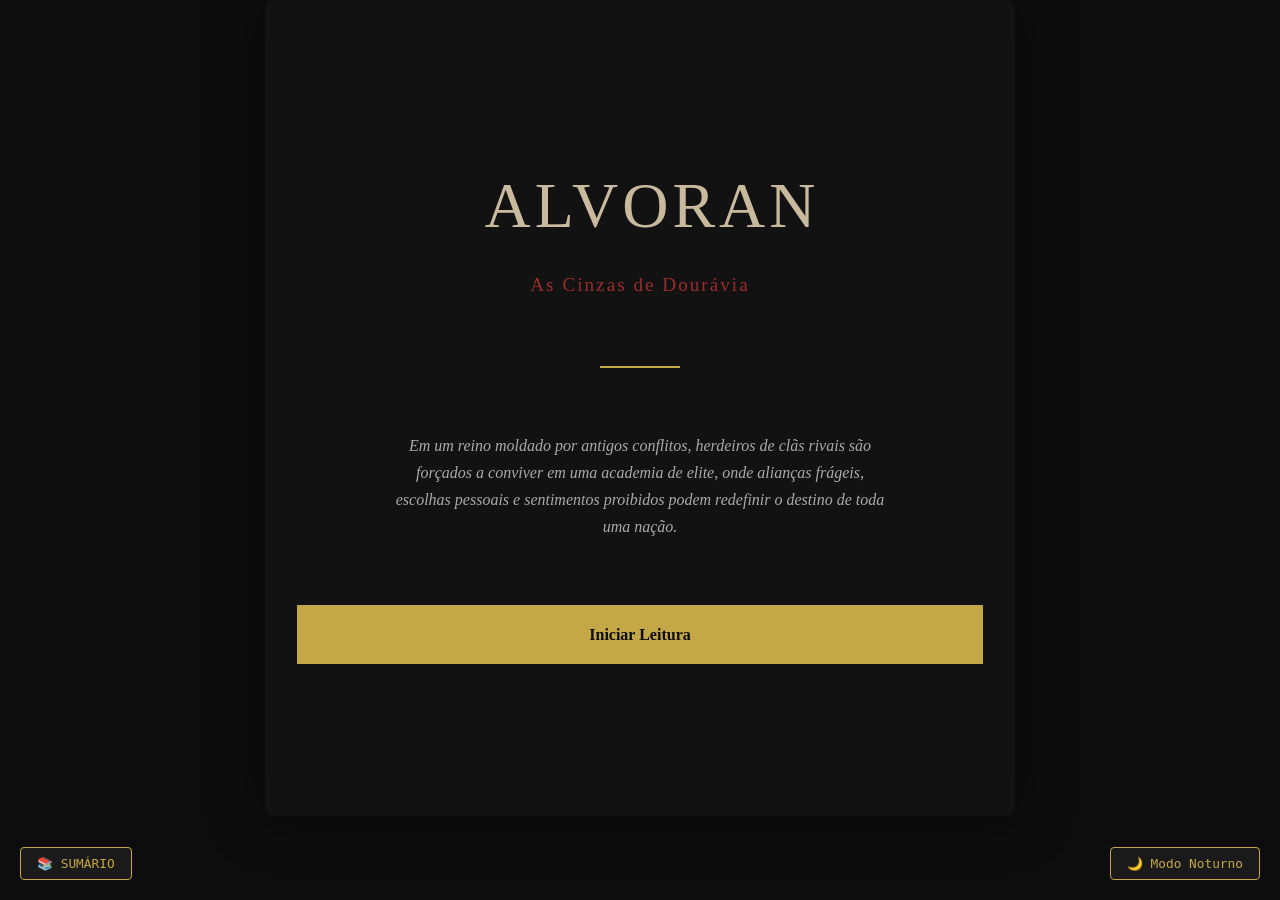
<file: index.html>
<!DOCTYPE html>
<html lang="pt-br">

<head>
    <meta charset="UTF-8">
    <meta name="viewport" content="width=device-width, initial-scale=1.0">
    <title>Alvoran: As Cinzas de Dourávia</title>
    <link rel="stylesheet" href="css/estilo.css">

    <!-- METATAGS PARA COMPARTILHAMENTO (WhatsApp, Telegram, Facebook, etc) -->
    <meta property="og:title" content="Alvoran: As Cinzas de Dourávia" />
    <meta property="og:description" content="Em um reino moldado por antigos conflitos, herdeiros de clãs rivais são forçados a conviver em uma academia de elite, onde alianças frágeis, escolhas pessoais e sentimentos proibidos podem redefinir o destino de toda uma nação."
    />
    <meta property="og:image" content="https://ny16-designer.github.io/alvoran/capa-alvoran.jpg" />
    <meta property="og:image:width" content="1200" />
    <meta property="og:image:height" content="630" />
    <meta property="og:type" content="website" />
    <meta property="og:url" content="https://ny16-designer.github.io/alvoran/index.html" />

    <!-- Para Twitter/X -->
    <meta name="twitter:card" content="summary_large_image" />
    <meta name="twitter:title" content="Alvoran: As Cinzas de Dourávia" />
    <meta name="twitter:description" content="Em um reino moldado por antigos conflitos, herdeiros de clãs rivais são forçados a conviver em uma academia de elite, onde alianças frágeis, escolhas pessoais e sentimentos proibidos podem redefinir o destino de toda uma nação."
    />
    <meta name="twitter:image" content="https://ny16-designer.github.io/alvoran/capa-alvoran.jpg" />

    <script src="https://cdn.onesignal.com/sdks/web/v16/OneSignalSDK.page.js" defer></script>
    <script>
        window.OneSignalDeferred = window.OneSignalDeferred || [];
        OneSignalDeferred.push(async function(OneSignal) {
            await OneSignal.init({
                appId: "37aaae2d-4d42-478f-846a-7520ddfada54",
                allowLocalhostAsSecureOrigin: true,
            });
        });
    </script>
</head>

<body>
    <div class="container-livro">
        <div class="capa">
            <h1 class="titulo-livro">ALVORAN</h1>
            <div class="subtitulo-livro">As Cinzas de Dourávia</div>
            <div class="linha-divisoria"></div>
            <div class="sinopse">
                <p>Em um reino moldado por antigos conflitos, herdeiros de clãs rivais são forçados a conviver em uma academia de elite, onde alianças frágeis, escolhas pessoais e sentimentos proibidos podem redefinir o destino de toda uma nação.</p>
            </div>

            <a href="capitulos/capitulo-1.html" class="botao-iniciar">Iniciar Leitura</a>

            <div class="continuar" id="continuarDiv" style="display: none;">
                ou <a href="#" id="continuarLink">continuar de onde parou</a>
            </div>
        </div>
    </div>

    <script src="js/alvoran.js"></script>
</body>

</html>
</file>
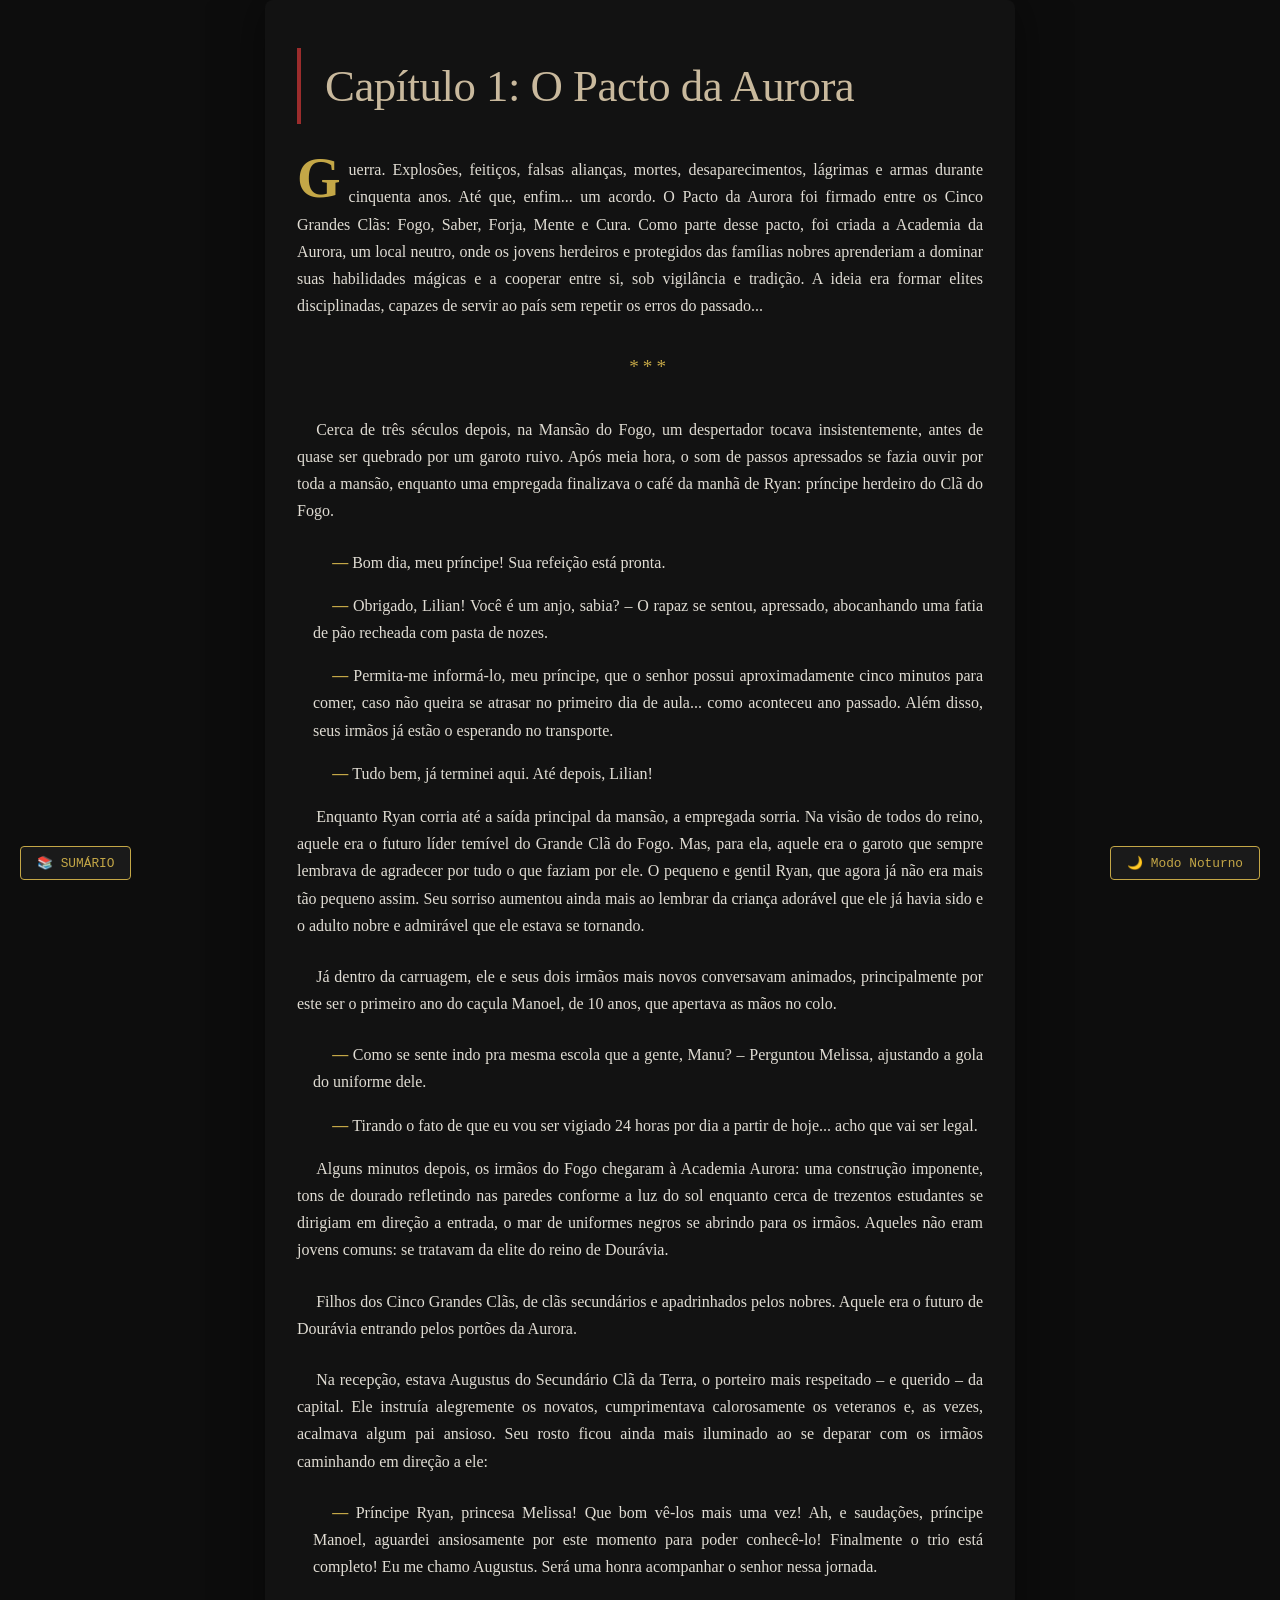
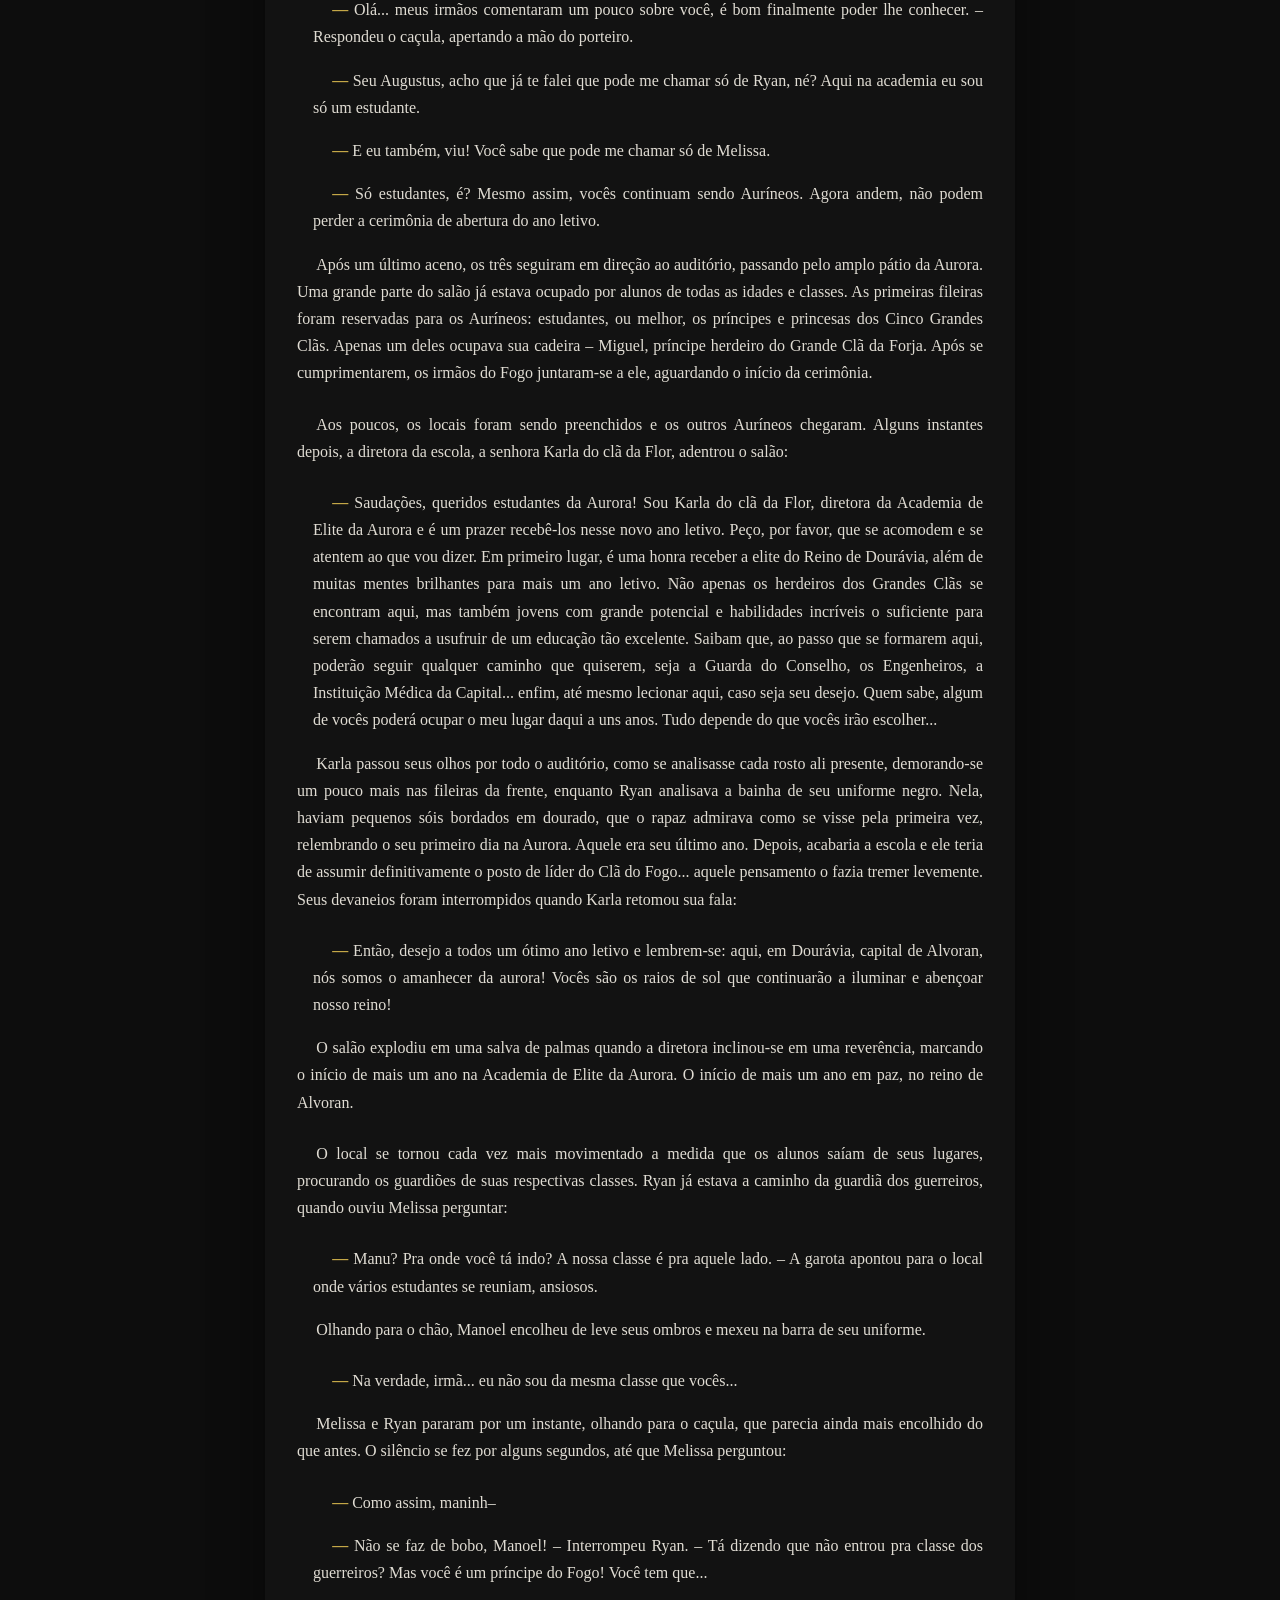
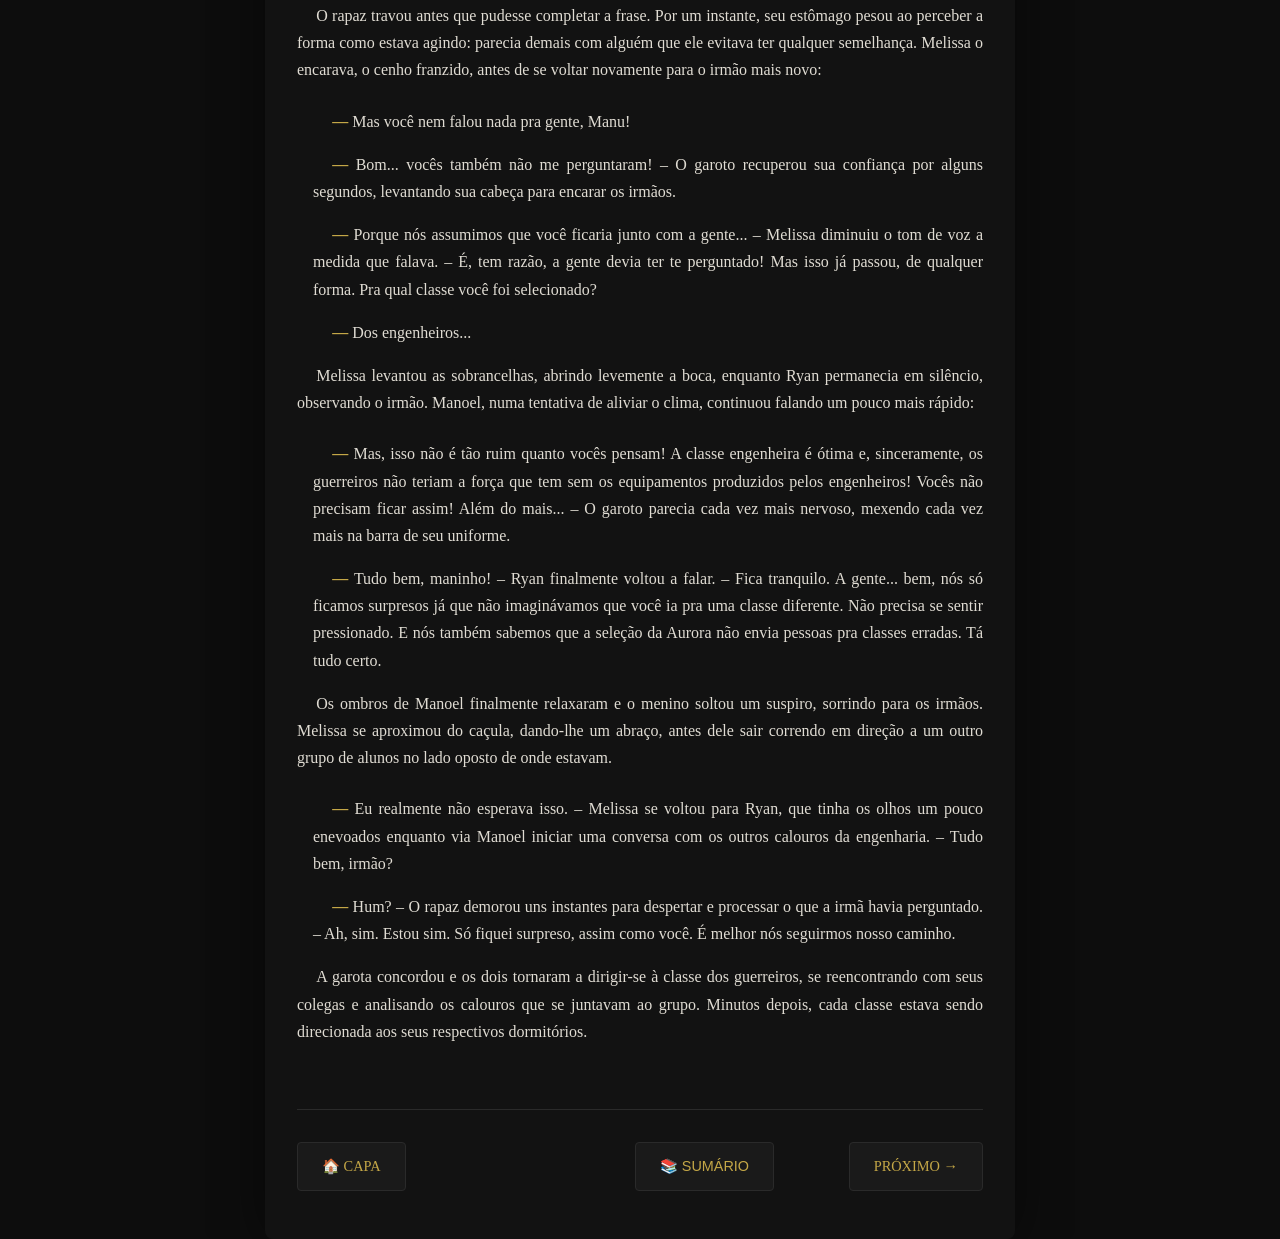
<file: capitulo-1.html>
<!DOCTYPE html>
<html lang="pt-br">

<head>
    <meta charset="UTF-8">
    <meta name="viewport" content="width=device-width, initial-scale=1.0">
    <title>Alvoran: Capítulo 1</title>
    <link rel="stylesheet" href="css/estilo.css">
</head>

<body>
    <div class="container-livro">
        <h1>Capítulo 1: O Pacto da Aurora</h1>

        <div class="texto-capitulo">
            <p>Guerra. Explosões, feitiços, falsas alianças, mortes, desaparecimentos, lágrimas e armas durante
                cinquenta anos. Até que, enfim... um acordo. O Pacto da Aurora foi firmado entre os Cinco Grandes Clãs:
                Fogo, Saber, Forja, Mente e Cura. Como parte desse pacto, foi criada a Academia da Aurora, um local
                neutro, onde os jovens herdeiros e protegidos das famílias nobres aprenderiam a dominar suas habilidades
                mágicas e a cooperar entre si, sob vigilância e tradição. A ideia era formar elites disciplinadas,
                capazes de servir ao país sem repetir os erros do passado...</p>

            <p class="separador">***</p>

            <p>Cerca de três séculos depois, na Mansão do Fogo, um despertador tocava insistentemente, antes de quase
                ser quebrado por um garoto ruivo. Após meia hora, o som de passos apressados se fazia ouvir por toda a
                mansão, enquanto uma empregada finalizava o café da manhã de Ryan: príncipe herdeiro do Clã do Fogo.</p>

                <p class="fala">Bom dia, meu príncipe! Sua refeição está pronta.</p>

                <p class="fala">Obrigado, Lilian! Você é um anjo, sabia? – O rapaz se sentou, apressado, abocanhando uma fatia de pão recheada com pasta de nozes.</p>

                <p class="fala">Permita-me informá-lo, meu príncipe, que o senhor possui aproximadamente cinco minutos para comer, caso não queira se atrasar no primeiro dia de aula... como aconteceu ano passado. Além disso, seus irmãos já estão o esperando no transporte.</p>

                <p class="fala">Tudo bem, já terminei aqui. Até depois, Lilian!</p>

                <p>Enquanto Ryan corria até a saída principal da mansão, a empregada sorria. Na visão de todos do reino, aquele era o futuro líder temível do Grande Clã do Fogo. Mas, para ela, aquele era o garoto que sempre lembrava de agradecer por tudo o que faziam por ele. O pequeno e gentil Ryan, que agora já não era mais tão pequeno assim. Seu sorriso aumentou ainda mais ao lembrar da criança adorável que ele já havia sido e o adulto nobre e admirável que ele estava se tornando.</p>

                <p>Já dentro da carruagem, ele e seus dois irmãos mais novos conversavam animados, principalmente por este ser o primeiro ano do caçula Manoel, de 10 anos, que apertava as mãos no colo.</p>

                <p class="fala">Como se sente indo pra mesma escola que a gente, Manu? – Perguntou Melissa, ajustando a gola do uniforme dele.</p>

                <p class="fala">Tirando o fato de que eu vou ser vigiado 24 horas por dia a partir de hoje... acho que vai ser legal.</p>

                <p>Alguns minutos depois, os irmãos do Fogo chegaram à Academia Aurora: uma construção imponente, tons de dourado refletindo nas paredes conforme a luz do sol enquanto cerca de trezentos estudantes se dirigiam em direção a entrada, o mar de uniformes negros se abrindo para os irmãos. Aqueles não eram jovens comuns: se tratavam da elite do reino de Dourávia.</p>

                <p>Filhos dos Cinco Grandes Clãs, de clãs secundários e apadrinhados pelos nobres. Aquele era o futuro de Dourávia entrando pelos portões da Aurora. </p>

                <p>Na recepção, estava Augustus do Secundário Clã da Terra, o porteiro mais respeitado – e querido – da capital. Ele instruía alegremente os novatos, cumprimentava calorosamente os veteranos e, as vezes, acalmava algum pai ansioso. Seu rosto ficou ainda mais iluminado ao se deparar com os irmãos caminhando em direção a ele:</p>

                <p class="fala">Príncipe Ryan, princesa Melissa! Que bom vê-los mais uma vez! Ah, e saudações, príncipe Manoel, aguardei ansiosamente por este momento para poder conhecê-lo! Finalmente o trio está completo! Eu me chamo Augustus. Será uma honra acompanhar o senhor nessa jornada.</p>

                <p class="fala">Olá... meus irmãos comentaram um pouco sobre você, é bom finalmente poder lhe conhecer. – Respondeu o caçula, apertando a mão do porteiro.</p>

                <p class="fala">Seu Augustus, acho que já te falei que pode me chamar só de Ryan, né? Aqui na academia eu sou só um estudante.</p>

                <p class="fala">E eu também, viu! Você sabe que pode me chamar só de Melissa.</p>

                <p class="fala">Só estudantes, é? Mesmo assim, vocês continuam sendo Auríneos. Agora andem, não podem perder a cerimônia de abertura do ano letivo.</p>

                <p>Após um último aceno, os três seguiram em direção ao auditório, passando pelo amplo pátio da Aurora. Uma grande parte do salão já estava ocupado por alunos de todas as idades e classes. As primeiras fileiras foram reservadas para os Auríneos: estudantes, ou melhor, os príncipes e princesas dos Cinco Grandes Clãs. Apenas um deles ocupava sua cadeira – Miguel, príncipe herdeiro do Grande Clã da Forja. Após se cumprimentarem, os irmãos do Fogo juntaram-se a ele, aguardando o início da cerimônia.</p>

                <p>Aos poucos, os locais foram sendo preenchidos e os outros Auríneos chegaram. Alguns instantes depois, a diretora da escola, a senhora Karla do clã da Flor, adentrou o salão:</p>

                <p class="fala">Saudações, queridos estudantes da Aurora! Sou Karla do clã da Flor, diretora da Academia de Elite da Aurora e é um prazer recebê-los nesse novo ano letivo. Peço, por favor, que se acomodem e se atentem ao que vou dizer. Em primeiro lugar, é uma honra receber a elite do Reino de Dourávia, além de muitas mentes brilhantes  para mais um ano letivo. Não apenas os herdeiros dos Grandes Clãs se encontram aqui, mas também jovens com grande potencial e habilidades incríveis o suficiente para serem chamados a usufruir de um educação tão excelente. Saibam que, ao passo que se formarem aqui, poderão seguir qualquer caminho que quiserem, seja a Guarda do Conselho, os Engenheiros, a Instituição Médica da Capital... enfim, até mesmo lecionar aqui, caso seja seu desejo. Quem sabe, algum de vocês poderá ocupar o meu lugar daqui a uns anos. Tudo depende do que vocês irão escolher...</p>

                <p>Karla passou seus olhos por todo o auditório, como se analisasse cada rosto ali presente, demorando-se um pouco mais nas fileiras da frente, enquanto Ryan analisava a bainha de seu uniforme negro. Nela, haviam pequenos sóis bordados em dourado, que o rapaz admirava como se visse pela primeira vez, relembrando o seu primeiro dia na Aurora. Aquele era seu último ano. Depois, acabaria a escola e ele teria de assumir definitivamente o posto de líder do Clã do Fogo... aquele pensamento o fazia tremer levemente. Seus devaneios foram interrompidos quando Karla retomou sua fala:</p>

                <p class="fala">Então, desejo a todos um ótimo ano letivo e lembrem-se: aqui, em Dourávia, capital de Alvoran, nós somos o amanhecer da aurora! Vocês são os raios de sol que continuarão a iluminar e abençoar nosso reino!</p>

                <p>O salão explodiu em uma salva de palmas quando a diretora inclinou-se em uma reverência, marcando o início de mais um ano na Academia de Elite da Aurora. O início de mais um ano em paz, no reino de Alvoran.</p>

                <p>O local se tornou cada vez mais movimentado a medida que os alunos saíam de seus lugares, procurando os guardiões de suas respectivas classes. Ryan já estava a caminho da guardiã dos guerreiros, quando ouviu Melissa perguntar:</p>

                <p class="fala">Manu? Pra onde você tá indo? A nossa classe é pra aquele lado. – A garota apontou para o local onde vários estudantes se reuniam, ansiosos.</p>

                <p>Olhando para o chão, Manoel encolheu de leve seus ombros e mexeu na barra de seu uniforme.</p>

                <p class="fala">Na verdade, irmã... eu não sou da mesma classe que vocês...</p>

                <p>Melissa e Ryan pararam por um instante, olhando para o caçula, que parecia ainda mais encolhido do que antes. O silêncio se fez por alguns segundos, até que Melissa perguntou:</p>

                <p class="fala">Como assim, maninh–</p>

                <p class="fala">Não se faz de bobo, Manoel! – Interrompeu Ryan. – Tá dizendo que não entrou pra classe dos guerreiros? Mas você é um príncipe do Fogo! Você tem que... </p>

                <p>O rapaz travou antes que pudesse completar a frase. Por um instante, seu estômago pesou ao perceber a forma como estava agindo: parecia demais com alguém que ele evitava ter qualquer semelhança. Melissa o encarava, o cenho franzido, antes de se voltar novamente para o irmão mais novo:</p>

                <p class="fala">Mas você nem falou nada pra gente, Manu!</p>

                <p class="fala">Bom... vocês também não me perguntaram! – O garoto recuperou sua confiança por alguns segundos, levantando sua cabeça para encarar os irmãos.</p>

                <p class="fala">Porque nós assumimos que você ficaria junto com a gente... – Melissa diminuiu o tom de voz a medida que falava. – É, tem razão, a gente devia ter te perguntado! Mas isso já passou, de qualquer forma. Pra qual classe você foi selecionado?</p>

                <p class="fala">Dos engenheiros...</p>

                <p>Melissa levantou as sobrancelhas, abrindo levemente a boca, enquanto Ryan permanecia em silêncio, observando o irmão. Manoel, numa tentativa de aliviar o clima, continuou falando um pouco mais rápido:</p>

                <p class="fala">Mas, isso não é tão ruim quanto vocês pensam! A classe engenheira é ótima e, sinceramente, os guerreiros não teriam a força que tem sem os equipamentos produzidos pelos engenheiros! Vocês não precisam ficar assim! Além do mais... – O garoto parecia cada vez mais nervoso, mexendo cada vez mais na barra de seu uniforme.</p>

                <p class="fala">Tudo bem, maninho! – Ryan finalmente voltou a falar. – Fica tranquilo. A gente... bem, nós só ficamos surpresos já que não imaginávamos que você ia pra uma classe diferente. Não precisa se sentir pressionado. E nós também sabemos que a seleção da Aurora não envia pessoas pra classes erradas. Tá tudo certo.</p>

                <p>Os ombros de Manoel finalmente relaxaram e o menino soltou um suspiro, sorrindo para os irmãos. Melissa se aproximou do caçula, dando-lhe um abraço, antes dele sair correndo em direção a um outro grupo de alunos no lado oposto de onde estavam.</p>

                <p class="fala">Eu realmente não esperava isso. – Melissa se voltou para Ryan, que tinha os olhos um pouco enevoados enquanto via Manoel iniciar uma conversa com os outros calouros da engenharia. – Tudo bem, irmão?</p>

                <p class="fala">Hum? – O rapaz demorou uns instantes para despertar e processar o que a irmã havia perguntado. – Ah, sim. Estou sim. Só fiquei surpreso, assim como você. É melhor nós seguirmos nosso caminho.</p>

                <p>A garota concordou e os dois tornaram a dirigir-se à classe dos guerreiros, se reencontrando com seus colegas e analisando os calouros que se juntavam ao grupo. Minutos depois, cada classe estava sendo direcionada aos seus respectivos dormitórios.</p>
        </div>

        <div class="navegacao"></div>
    </div>

    <script src="js/alvoran.js"></script>
</body>

</html>
</file>
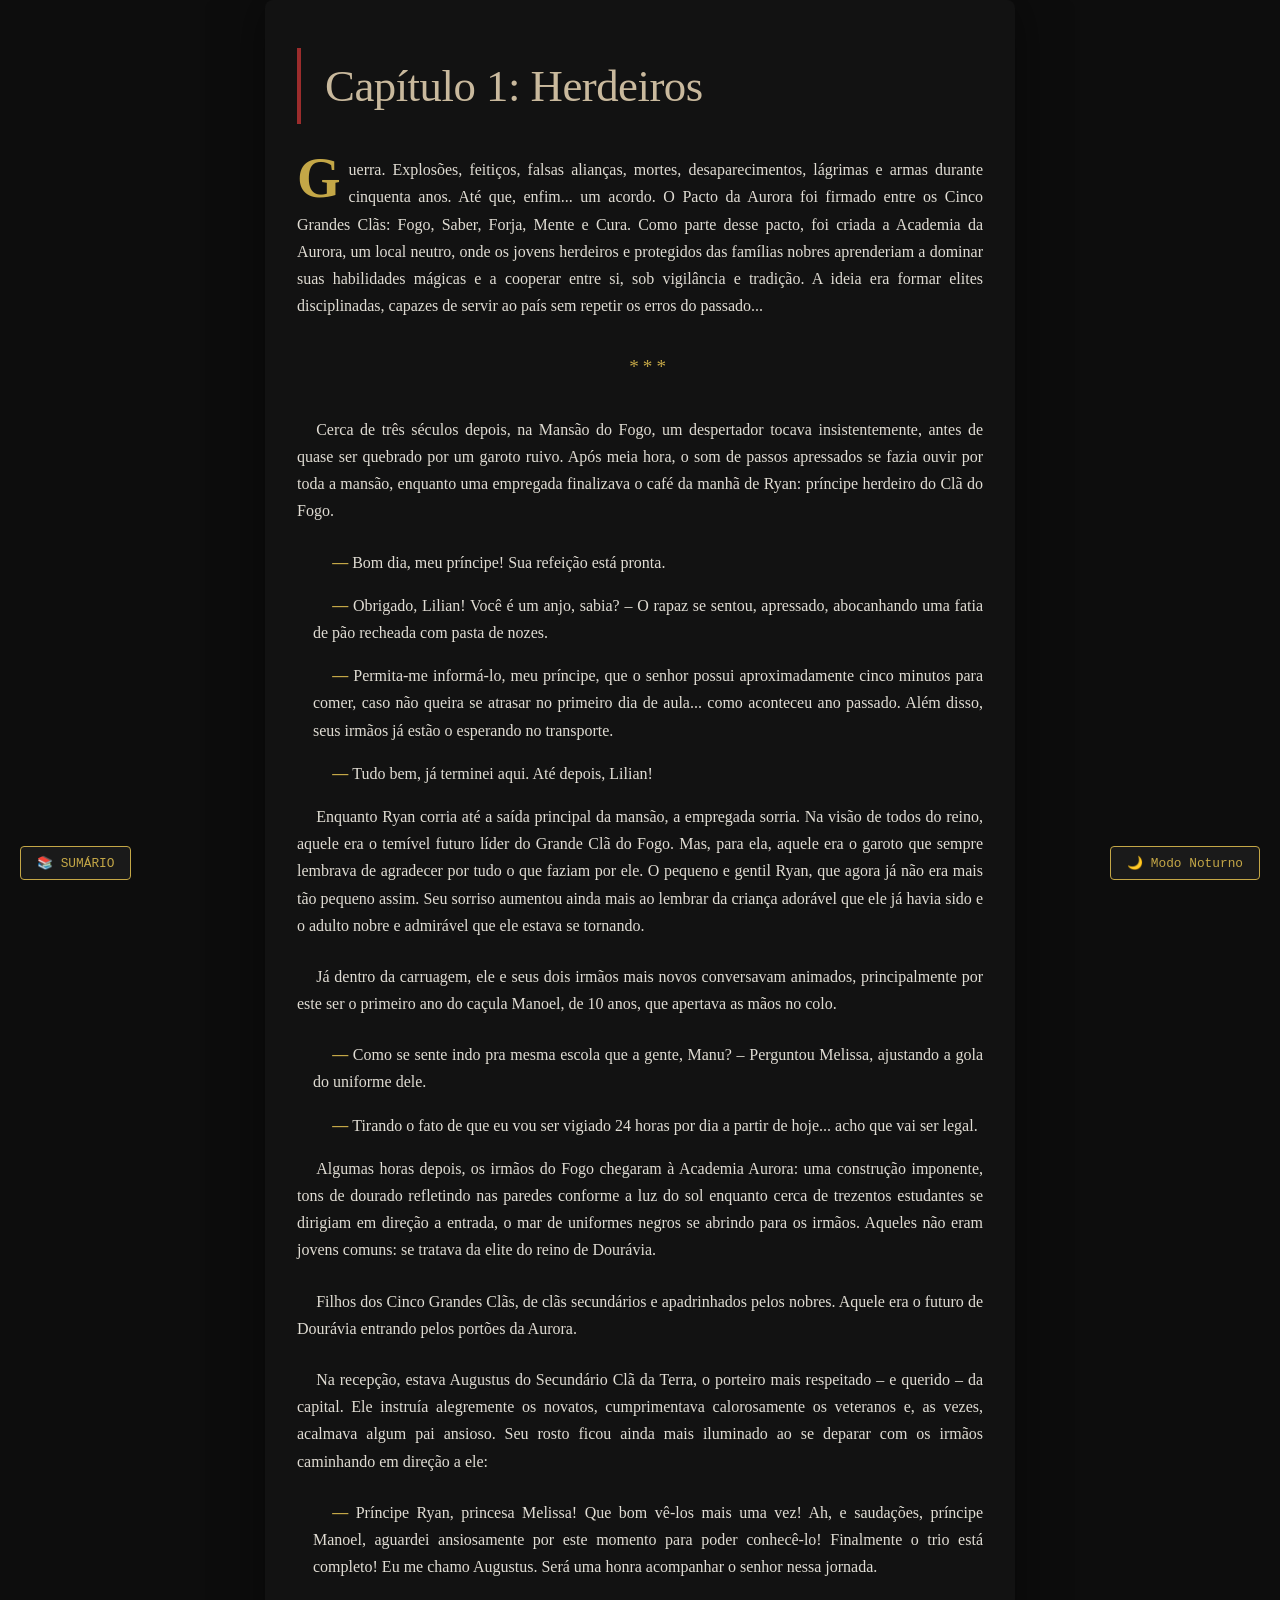
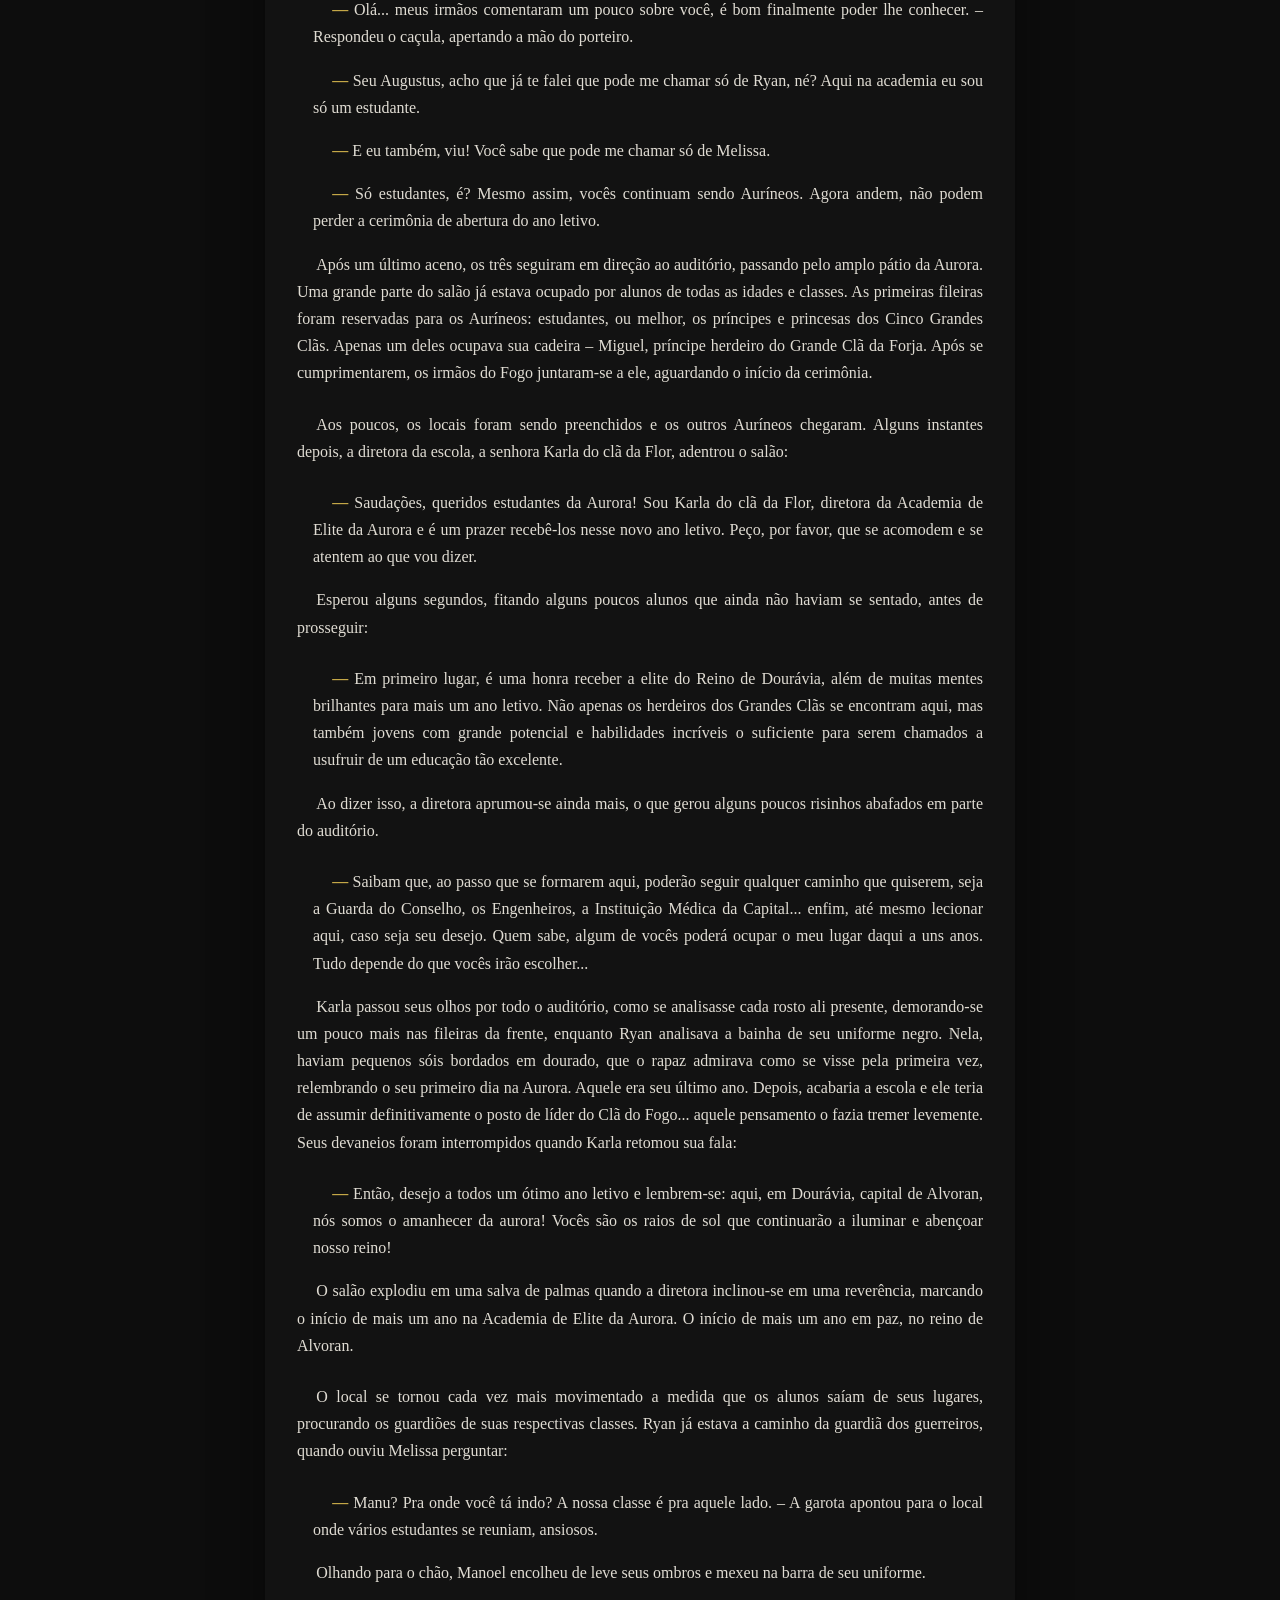
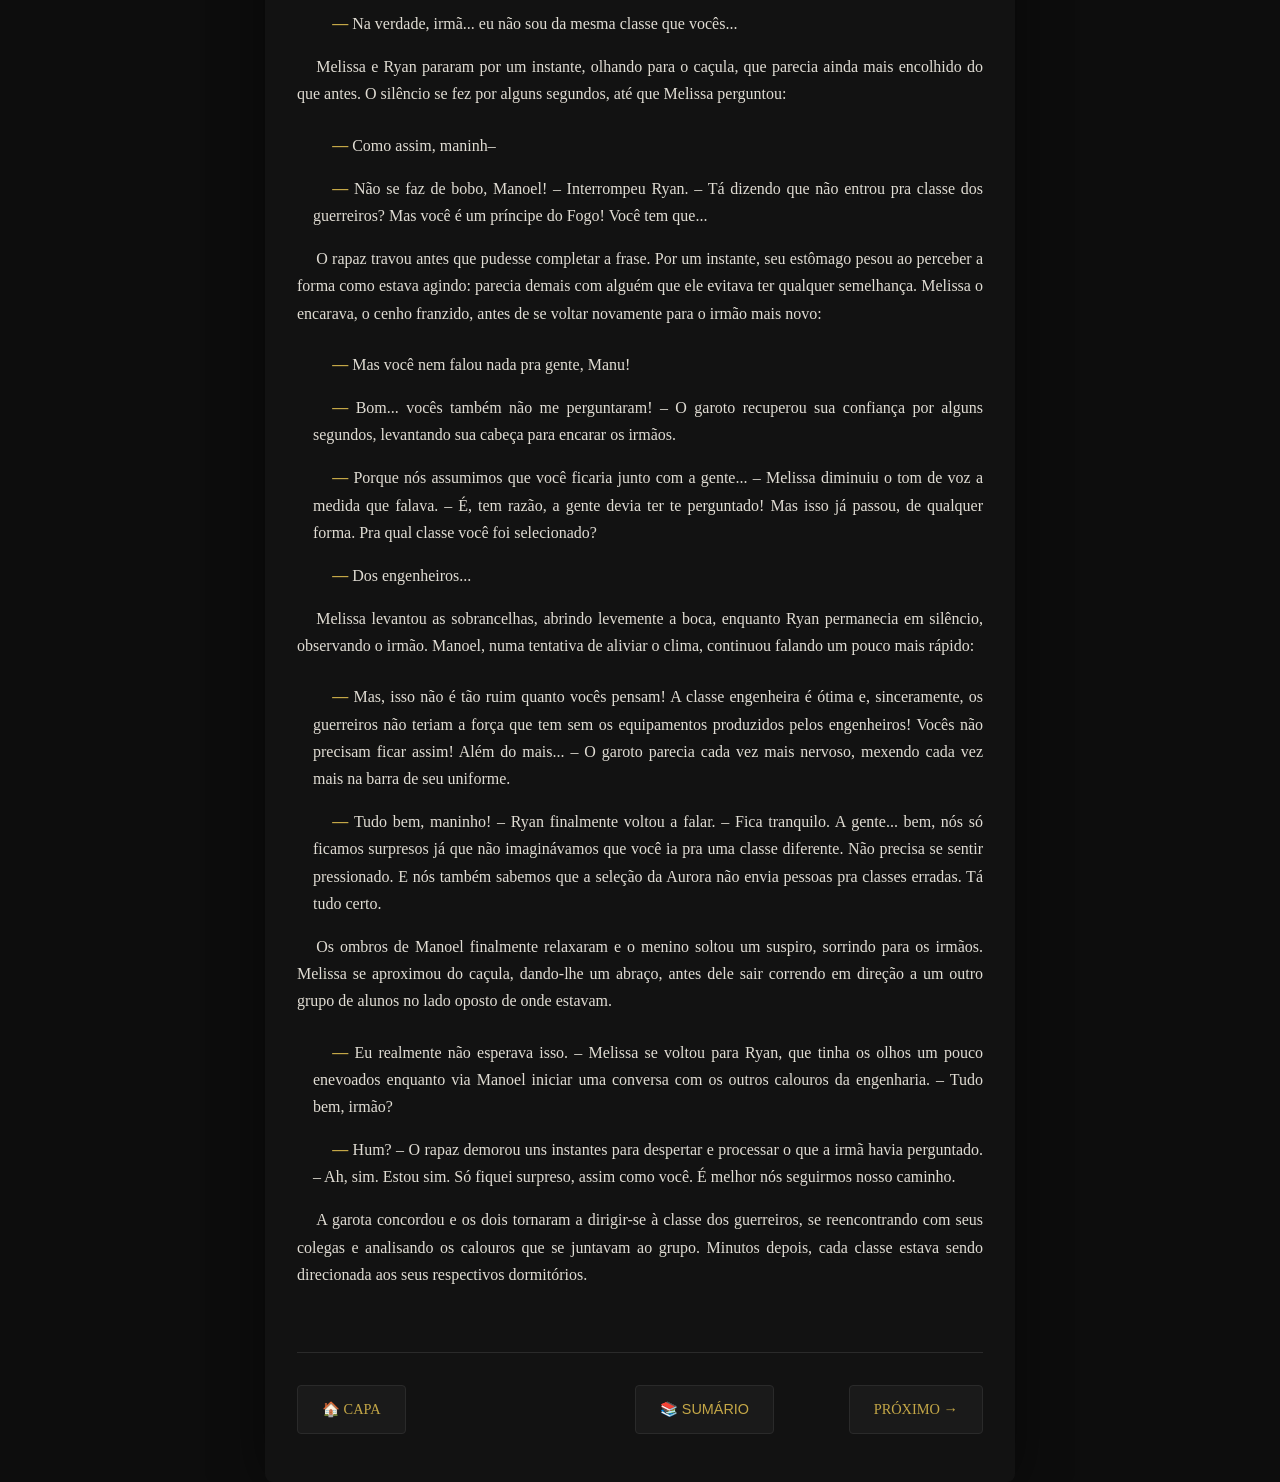
<file: capitulos/capitulo-1.html>
<!DOCTYPE html>
<html lang="pt-br">

<head>
    <meta charset="UTF-8">
    <meta name="viewport" content="width=device-width, initial-scale=1.0">
    <title>Alvoran: Capítulo 1</title>
    <link rel="stylesheet" href="../css/estilo.css">
</head>

<body>
    <div class="container-livro">
        <h1>Capítulo 1: Herdeiros</h1>

        <div class="texto-capitulo">
            <p>Guerra. Explosões, feitiços, falsas alianças, mortes, desaparecimentos, lágrimas e armas durante cinquenta anos. Até que, enfim... um acordo. O Pacto da Aurora foi firmado entre os Cinco Grandes Clãs: Fogo, Saber, Forja, Mente e Cura. Como
                parte desse pacto, foi criada a Academia da Aurora, um local neutro, onde os jovens herdeiros e protegidos das famílias nobres aprenderiam a dominar suas habilidades mágicas e a cooperar entre si, sob vigilância e tradição. A ideia era
                formar elites disciplinadas, capazes de servir ao país sem repetir os erros do passado...</p>

            <p class="separador">***</p>

            <p>Cerca de três séculos depois, na Mansão do Fogo, um despertador tocava insistentemente, antes de quase ser quebrado por um garoto ruivo. Após meia hora, o som de passos apressados se fazia ouvir por toda a mansão, enquanto uma empregada finalizava
                o café da manhã de Ryan: príncipe herdeiro do Clã do Fogo.</p>

            <p class="fala">Bom dia, meu príncipe! Sua refeição está pronta.</p>

            <p class="fala">Obrigado, Lilian! Você é um anjo, sabia? – O rapaz se sentou, apressado, abocanhando uma fatia de pão recheada com pasta de nozes.</p>

            <p class="fala">Permita-me informá-lo, meu príncipe, que o senhor possui aproximadamente cinco minutos para comer, caso não queira se atrasar no primeiro dia de aula... como aconteceu ano passado. Além disso, seus irmãos já estão o esperando no transporte.</p>

            <p class="fala">Tudo bem, já terminei aqui. Até depois, Lilian!</p>

            <p>Enquanto Ryan corria até a saída principal da mansão, a empregada sorria. Na visão de todos do reino, aquele era o temível futuro líder do Grande Clã do Fogo. Mas, para ela, aquele era o garoto que sempre lembrava de agradecer por tudo o que
                faziam por ele. O pequeno e gentil Ryan, que agora já não era mais tão pequeno assim. Seu sorriso aumentou ainda mais ao lembrar da criança adorável que ele já havia sido e o adulto nobre e admirável que ele estava se tornando.</p>

            <p>Já dentro da carruagem, ele e seus dois irmãos mais novos conversavam animados, principalmente por este ser o primeiro ano do caçula Manoel, de 10 anos, que apertava as mãos no colo.</p>

            <p class="fala">Como se sente indo pra mesma escola que a gente, Manu? – Perguntou Melissa, ajustando a gola do uniforme dele.</p>

            <p class="fala">Tirando o fato de que eu vou ser vigiado 24 horas por dia a partir de hoje... acho que vai ser legal.</p>

            <p>Algumas horas depois, os irmãos do Fogo chegaram à Academia Aurora: uma construção imponente, tons de dourado refletindo nas paredes conforme a luz do sol enquanto cerca de trezentos estudantes se dirigiam em direção a entrada, o mar de uniformes
                negros se abrindo para os irmãos. Aqueles não eram jovens comuns: se tratava da elite do reino de Dourávia.</p>

            <p>Filhos dos Cinco Grandes Clãs, de clãs secundários e apadrinhados pelos nobres. Aquele era o futuro de Dourávia entrando pelos portões da Aurora. </p>

            <p>Na recepção, estava Augustus do Secundário Clã da Terra, o porteiro mais respeitado – e querido – da capital. Ele instruía alegremente os novatos, cumprimentava calorosamente os veteranos e, as vezes, acalmava algum pai ansioso. Seu rosto
                ficou ainda mais iluminado ao se deparar com os irmãos caminhando em direção a ele:</p>

            <p class="fala">Príncipe Ryan, princesa Melissa! Que bom vê-los mais uma vez! Ah, e saudações, príncipe Manoel, aguardei ansiosamente por este momento para poder conhecê-lo! Finalmente o trio está completo! Eu me chamo Augustus. Será uma honra acompanhar
                o senhor nessa jornada.</p>

            <p class="fala">Olá... meus irmãos comentaram um pouco sobre você, é bom finalmente poder lhe conhecer. – Respondeu o caçula, apertando a mão do porteiro.</p>

            <p class="fala">Seu Augustus, acho que já te falei que pode me chamar só de Ryan, né? Aqui na academia eu sou só um estudante.</p>

            <p class="fala">E eu também, viu! Você sabe que pode me chamar só de Melissa.</p>

            <p class="fala">Só estudantes, é? Mesmo assim, vocês continuam sendo Auríneos. Agora andem, não podem perder a cerimônia de abertura do ano letivo.</p>

            <p>Após um último aceno, os três seguiram em direção ao auditório, passando pelo amplo pátio da Aurora. Uma grande parte do salão já estava ocupado por alunos de todas as idades e classes. As primeiras fileiras foram reservadas para os Auríneos:
                estudantes, ou melhor, os príncipes e princesas dos Cinco Grandes Clãs. Apenas um deles ocupava sua cadeira – Miguel, príncipe herdeiro do Grande Clã da Forja. Após se cumprimentarem, os irmãos do Fogo juntaram-se a ele, aguardando o início
                da cerimônia.</p>

            <p>Aos poucos, os locais foram sendo preenchidos e os outros Auríneos chegaram. Alguns instantes depois, a diretora da escola, a senhora Karla do clã da Flor, adentrou o salão:</p>

            <p class="fala">Saudações, queridos estudantes da Aurora! Sou Karla do clã da Flor, diretora da Academia de Elite da Aurora e é um prazer recebê-los nesse novo ano letivo. Peço, por favor, que se acomodem e se atentem ao que vou dizer. </p>

            <p>Esperou alguns segundos, fitando alguns poucos alunos que ainda não haviam se sentado, antes de prosseguir:</p>

            <p class="fala">Em primeiro lugar, é uma honra receber a elite do Reino de Dourávia, além de muitas mentes brilhantes para mais um ano letivo. Não apenas os herdeiros dos Grandes Clãs se encontram aqui, mas também jovens com grande potencial e habilidades
                incríveis o suficiente para serem chamados a usufruir de um educação tão excelente. </p>

            <p>Ao dizer isso, a diretora aprumou-se ainda mais, o que gerou alguns poucos risinhos abafados em parte do auditório.</p>

            <p class="fala">Saibam que, ao passo que se formarem aqui, poderão seguir qualquer caminho que quiserem, seja a Guarda do Conselho, os Engenheiros, a Instituição Médica da Capital... enfim, até mesmo lecionar aqui, caso seja seu desejo. Quem sabe, algum de
                vocês poderá ocupar o meu lugar daqui a uns anos. Tudo depende do que vocês irão escolher...</p>

            <p>Karla passou seus olhos por todo o auditório, como se analisasse cada rosto ali presente, demorando-se um pouco mais nas fileiras da frente, enquanto Ryan analisava a bainha de seu uniforme negro. Nela, haviam pequenos sóis bordados em dourado,
                que o rapaz admirava como se visse pela primeira vez, relembrando o seu primeiro dia na Aurora. Aquele era seu último ano. Depois, acabaria a escola e ele teria de assumir definitivamente o posto de líder do Clã do Fogo... aquele pensamento
                o fazia tremer levemente. Seus devaneios foram interrompidos quando Karla retomou sua fala:</p>

            <p class="fala">Então, desejo a todos um ótimo ano letivo e lembrem-se: aqui, em Dourávia, capital de Alvoran, nós somos o amanhecer da aurora! Vocês são os raios de sol que continuarão a iluminar e abençoar nosso reino!</p>

            <p>O salão explodiu em uma salva de palmas quando a diretora inclinou-se em uma reverência, marcando o início de mais um ano na Academia de Elite da Aurora. O início de mais um ano em paz, no reino de Alvoran.</p>

            <p>O local se tornou cada vez mais movimentado a medida que os alunos saíam de seus lugares, procurando os guardiões de suas respectivas classes. Ryan já estava a caminho da guardiã dos guerreiros, quando ouviu Melissa perguntar:</p>

            <p class="fala">Manu? Pra onde você tá indo? A nossa classe é pra aquele lado. – A garota apontou para o local onde vários estudantes se reuniam, ansiosos.</p>

            <p>Olhando para o chão, Manoel encolheu de leve seus ombros e mexeu na barra de seu uniforme.</p>

            <p class="fala">Na verdade, irmã... eu não sou da mesma classe que vocês...</p>

            <p>Melissa e Ryan pararam por um instante, olhando para o caçula, que parecia ainda mais encolhido do que antes. O silêncio se fez por alguns segundos, até que Melissa perguntou:</p>

            <p class="fala">Como assim, maninh–</p>

            <p class="fala">Não se faz de bobo, Manoel! – Interrompeu Ryan. – Tá dizendo que não entrou pra classe dos guerreiros? Mas você é um príncipe do Fogo! Você tem que... </p>

            <p>O rapaz travou antes que pudesse completar a frase. Por um instante, seu estômago pesou ao perceber a forma como estava agindo: parecia demais com alguém que ele evitava ter qualquer semelhança. Melissa o encarava, o cenho franzido, antes
                de se voltar novamente para o irmão mais novo:</p>

            <p class="fala">Mas você nem falou nada pra gente, Manu!</p>

            <p class="fala">Bom... vocês também não me perguntaram! – O garoto recuperou sua confiança por alguns segundos, levantando sua cabeça para encarar os irmãos.</p>

            <p class="fala">Porque nós assumimos que você ficaria junto com a gente... – Melissa diminuiu o tom de voz a medida que falava. – É, tem razão, a gente devia ter te perguntado! Mas isso já passou, de qualquer forma. Pra qual classe você foi selecionado?</p>

            <p class="fala">Dos engenheiros...</p>

            <p>Melissa levantou as sobrancelhas, abrindo levemente a boca, enquanto Ryan permanecia em silêncio, observando o irmão. Manoel, numa tentativa de aliviar o clima, continuou falando um pouco mais rápido:</p>

            <p class="fala">Mas, isso não é tão ruim quanto vocês pensam! A classe engenheira é ótima e, sinceramente, os guerreiros não teriam a força que tem sem os equipamentos produzidos pelos engenheiros! Vocês não precisam ficar assim! Além do mais... – O garoto
                parecia cada vez mais nervoso, mexendo cada vez mais na barra de seu uniforme.</p>

            <p class="fala">Tudo bem, maninho! – Ryan finalmente voltou a falar. – Fica tranquilo. A gente... bem, nós só ficamos surpresos já que não imaginávamos que você ia pra uma classe diferente. Não precisa se sentir pressionado. E nós também sabemos que a seleção
                da Aurora não envia pessoas pra classes erradas. Tá tudo certo.</p>

            <p>Os ombros de Manoel finalmente relaxaram e o menino soltou um suspiro, sorrindo para os irmãos. Melissa se aproximou do caçula, dando-lhe um abraço, antes dele sair correndo em direção a um outro grupo de alunos no lado oposto de onde estavam.</p>

            <p class="fala">Eu realmente não esperava isso. – Melissa se voltou para Ryan, que tinha os olhos um pouco enevoados enquanto via Manoel iniciar uma conversa com os outros calouros da engenharia. – Tudo bem, irmão?</p>

            <p class="fala">Hum? – O rapaz demorou uns instantes para despertar e processar o que a irmã havia perguntado. – Ah, sim. Estou sim. Só fiquei surpreso, assim como você. É melhor nós seguirmos nosso caminho.</p>

            <p>A garota concordou e os dois tornaram a dirigir-se à classe dos guerreiros, se reencontrando com seus colegas e analisando os calouros que se juntavam ao grupo. Minutos depois, cada classe estava sendo direcionada aos seus respectivos dormitórios.</p>
        </div>

        <div class="navegacao"></div>
    </div>

    <script src="../js/alvoran.js"></script>
</body>

</html>
</file>
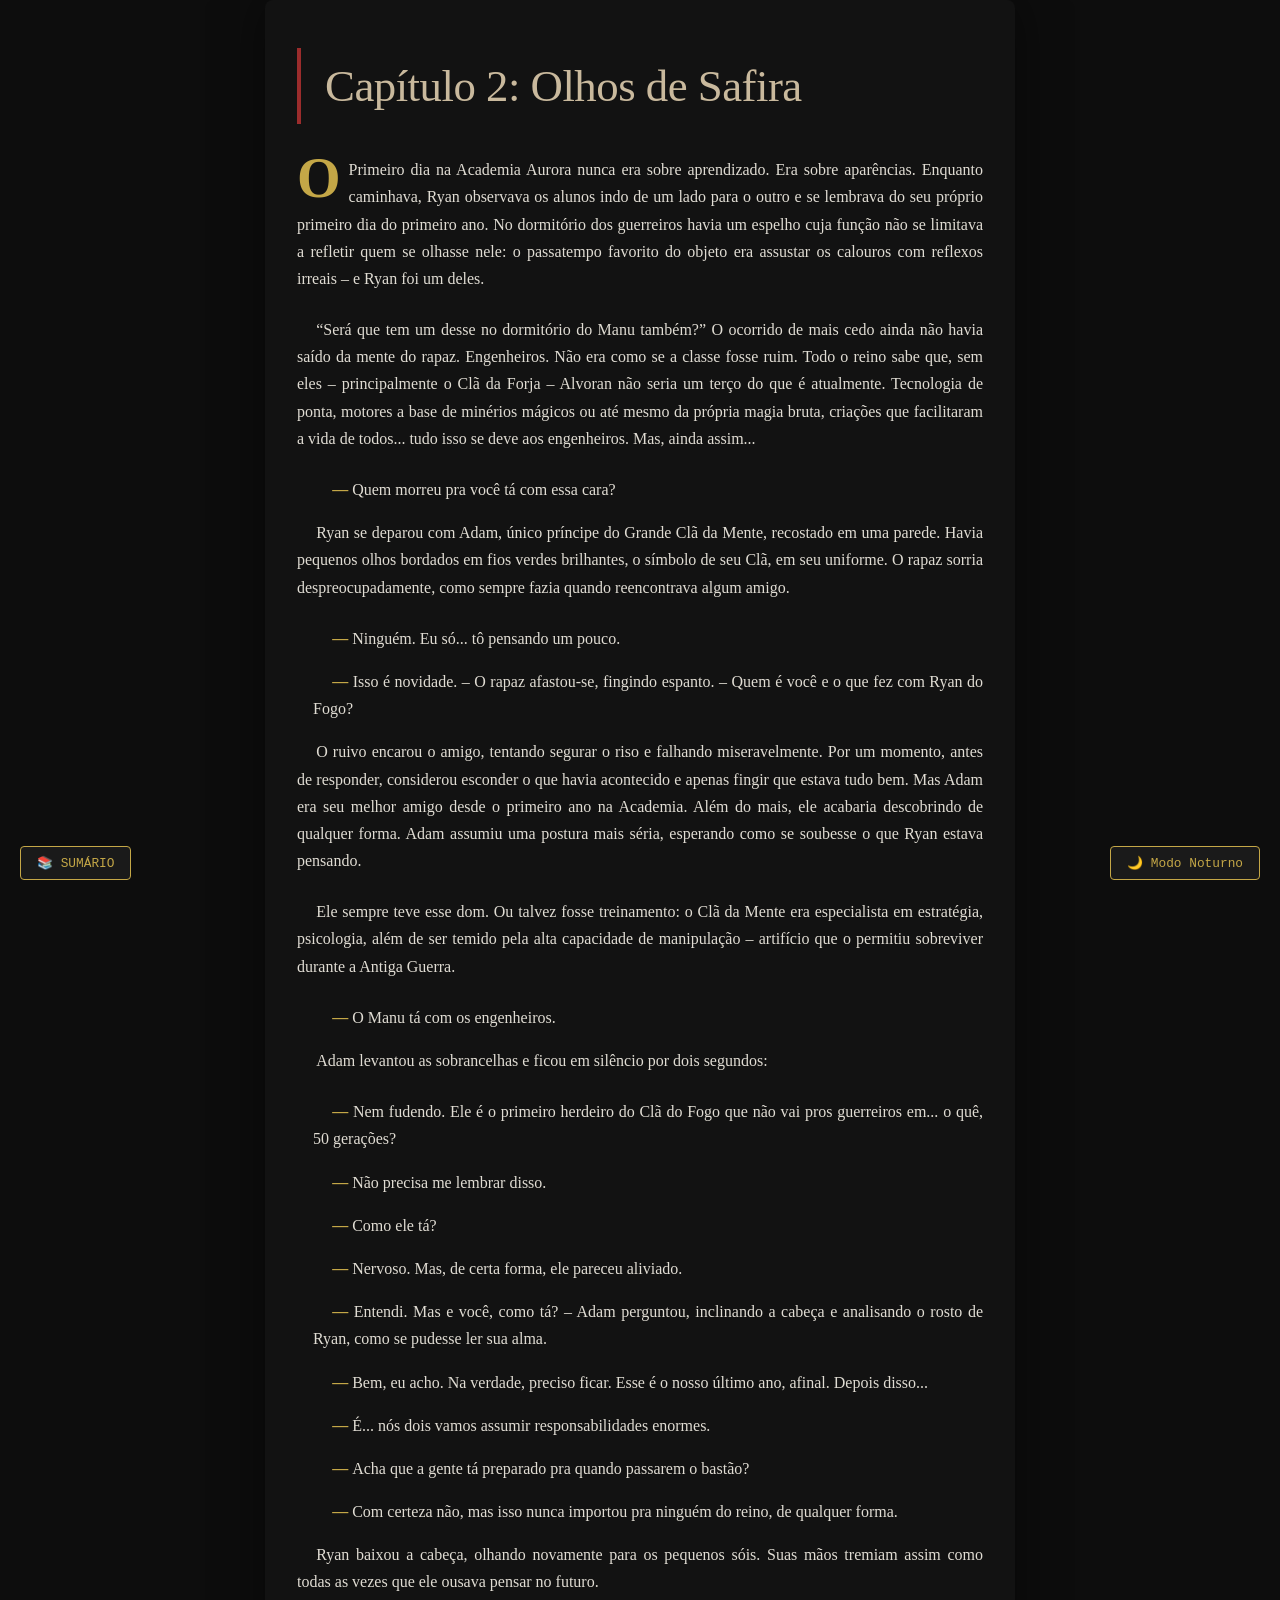
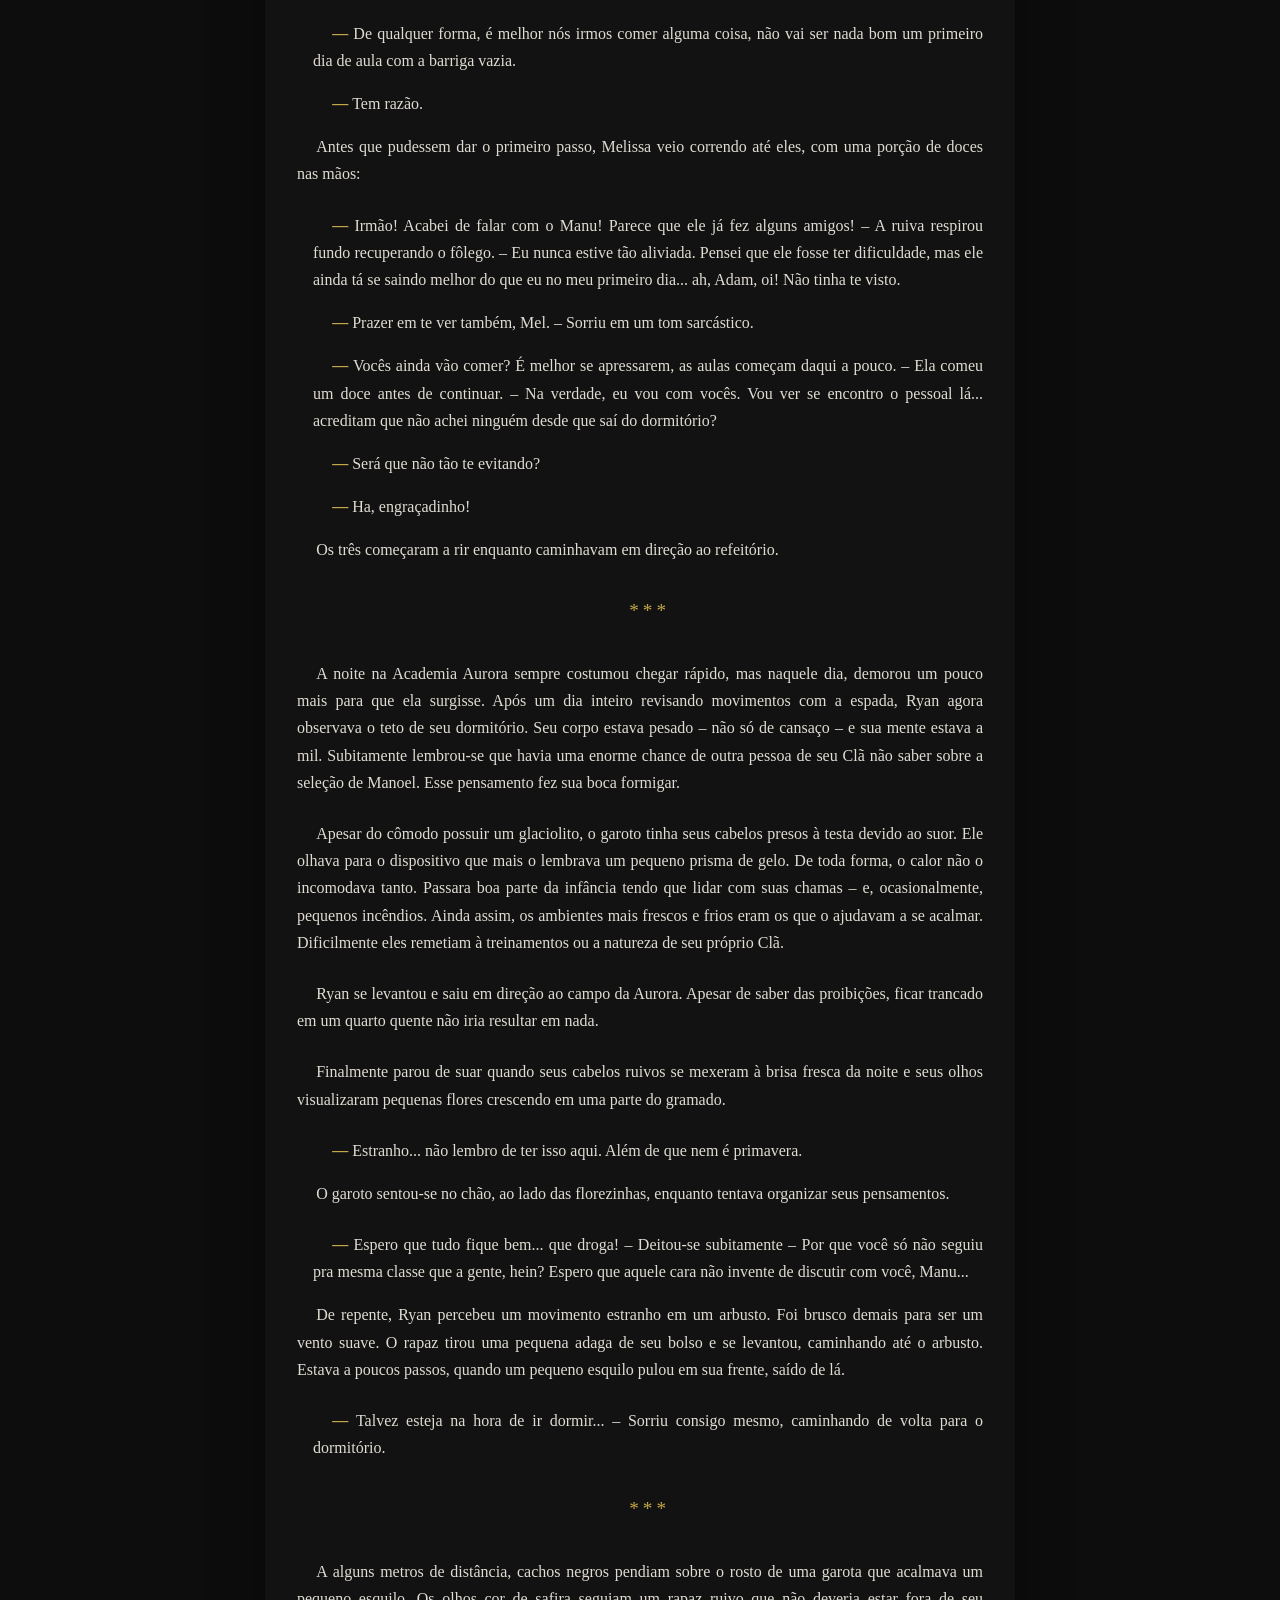
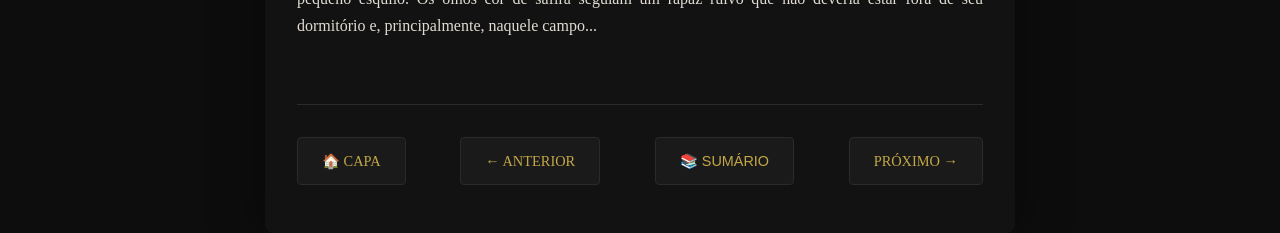
<file: capitulos/capitulo-2.html>
<!DOCTYPE html>
<html lang="pt-br">

<head>
    <meta charset="UTF-8">
    <meta name="viewport" content="width=device-width, initial-scale=1.0">
    <title>Alvoran: Capítulo 2</title>
    <link rel="stylesheet" href="../css/estilo.css">
</head>

<body>
    <div class="container-livro">
        <h1>Capítulo 2: Olhos de Safira</h1>

        <div class="texto-capitulo">
            <p>O Primeiro dia na Academia Aurora nunca era sobre aprendizado. Era sobre aparências. Enquanto caminhava, Ryan observava os alunos indo de um lado para o outro e se lembrava do seu próprio primeiro dia do primeiro ano. No dormitório dos guerreiros
                havia um espelho cuja função não se limitava a refletir quem se olhasse nele: o passatempo favorito do objeto era assustar os calouros com reflexos irreais – e Ryan foi um deles.</p>

            <p>“Será que tem um desse no dormitório do Manu também?” O ocorrido de mais cedo ainda não havia saído da mente do rapaz. Engenheiros. Não era como se a classe fosse ruim. Todo o reino sabe que, sem eles – principalmente o Clã da Forja – Alvoran
                não seria um terço do que é atualmente. Tecnologia de ponta, motores a base de minérios mágicos ou até mesmo da própria magia bruta, criações que facilitaram a vida de todos... tudo isso se deve aos engenheiros. Mas, ainda assim... </p>

            <p class="fala">Quem morreu pra você tá com essa cara?</p>

            <p>Ryan se deparou com Adam, único príncipe do Grande Clã da Mente, recostado em uma parede. Havia pequenos olhos bordados em fios verdes brilhantes, o símbolo de seu Clã, em seu uniforme. O rapaz sorria despreocupadamente, como sempre fazia
                quando reencontrava algum amigo.</p>

            <p class="fala">Ninguém. Eu só... tô pensando um pouco.</p>

            <p class="fala">Isso é novidade. – O rapaz afastou-se, fingindo espanto. – Quem é você e o que fez com Ryan do Fogo?</p>

            <p>O ruivo encarou o amigo, tentando segurar o riso e falhando miseravelmente. Por um momento, antes de responder, considerou esconder o que havia acontecido e apenas fingir que estava tudo bem. Mas Adam era seu melhor amigo desde o primeiro
                ano na Academia. Além do mais, ele acabaria descobrindo de qualquer forma. Adam assumiu uma postura mais séria, esperando como se soubesse o que Ryan estava pensando.</p>

            <p>Ele sempre teve esse dom. Ou talvez fosse treinamento: o Clã da Mente era especialista em estratégia, psicologia, além de ser temido pela alta capacidade de manipulação – artifício que o permitiu sobreviver durante a Antiga Guerra.</p>

            <p class="fala">O Manu tá com os engenheiros.</p>

            <p>Adam levantou as sobrancelhas e ficou em silêncio por dois segundos:</p>

            <p class="fala">Nem fudendo. Ele é o primeiro herdeiro do Clã do Fogo que não vai pros guerreiros em... o quê, 50 gerações?</p>

            <p class="fala">Não precisa me lembrar disso.</p>

            <p class="fala">Como ele tá?</p>

            <p class="fala">Nervoso. Mas, de certa forma, ele pareceu aliviado.</p>

            <p class="fala">Entendi. Mas e você, como tá? – Adam perguntou, inclinando a cabeça e analisando o rosto de Ryan, como se pudesse ler sua alma.</p>

            <p class="fala">Bem, eu acho. Na verdade, preciso ficar. Esse é o nosso último ano, afinal. Depois disso...</p>

            <p class="fala">É... nós dois vamos assumir responsabilidades enormes.</p>

            <p class="fala">Acha que a gente tá preparado pra quando passarem o bastão?</p>

            <p class="fala">Com certeza não, mas isso nunca importou pra ninguém do reino, de qualquer forma.</p>

            <p>Ryan baixou a cabeça, olhando novamente para os pequenos sóis. Suas mãos tremiam assim como todas as vezes que ele ousava pensar no futuro.</p>

            <p class="fala">De qualquer forma, é melhor nós irmos comer alguma coisa, não vai ser nada bom um primeiro dia de aula com a barriga vazia.</p>

            <p class="fala">Tem razão.</p>

            <p>Antes que pudessem dar o primeiro passo, Melissa veio correndo até eles, com uma porção de doces nas mãos:</p>

            <p class="fala">Irmão! Acabei de falar com o Manu! Parece que ele já fez alguns amigos! – A ruiva respirou fundo recuperando o fôlego. – Eu nunca estive tão aliviada. Pensei que ele fosse ter dificuldade, mas ele ainda tá se saindo melhor do que eu no meu
                primeiro dia... ah, Adam, oi! Não tinha te visto.</p>

            <p class="fala">Prazer em te ver também, Mel. – Sorriu em um tom sarcástico.</p>

            <p class="fala">Vocês ainda vão comer? É melhor se apressarem, as aulas começam daqui a pouco. – Ela comeu um doce antes de continuar. – Na verdade, eu vou com vocês. Vou ver se encontro o pessoal lá... acreditam que não achei ninguém desde que saí do dormitório?</p>

            <p class="fala">Será que não tão te evitando?</p>

            <p class="fala">Ha, engraçadinho!</p>

            <p>Os três começaram a rir enquanto caminhavam em direção ao refeitório.</p>

            <p class="separador">***</p>

            <p>A noite na Academia Aurora sempre costumou chegar rápido, mas naquele dia, demorou um pouco mais para que ela surgisse. Após um dia inteiro revisando movimentos com a espada, Ryan agora observava o teto de seu dormitório. Seu corpo estava
                pesado – não só de cansaço – e sua mente estava a mil. Subitamente lembrou-se que havia uma enorme chance de outra pessoa de seu Clã não saber sobre a seleção de Manoel. Esse pensamento fez sua boca formigar.</p>

            <p>Apesar do cômodo possuir um glaciolito, o garoto tinha seus cabelos presos à testa devido ao suor. Ele olhava para o dispositivo que mais o lembrava um pequeno prisma de gelo. De toda forma, o calor não o incomodava tanto. Passara boa parte
                da infância tendo que lidar com suas chamas – e, ocasionalmente, pequenos incêndios. Ainda assim, os ambientes mais frescos e frios eram os que o ajudavam a se acalmar. Dificilmente eles remetiam à treinamentos ou a natureza de seu próprio
                Clã.</p>

            <p>Ryan se levantou e saiu em direção ao campo da Aurora. Apesar de saber das proibições, ficar trancado em um quarto quente não iria resultar em nada.</p>

            <p>Finalmente parou de suar quando seus cabelos ruivos se mexeram à brisa fresca da noite e seus olhos visualizaram pequenas flores crescendo em uma parte do gramado.</p>

            <p class="fala">Estranho... não lembro de ter isso aqui. Além de que nem é primavera.</p>

            <p>O garoto sentou-se no chão, ao lado das florezinhas, enquanto tentava organizar seus pensamentos.</p>

            <p class="fala">Espero que tudo fique bem... que droga! – Deitou-se subitamente – Por que você só não seguiu pra mesma classe que a gente, hein? Espero que aquele cara não invente de discutir com você, Manu...</p>

            <p>De repente, Ryan percebeu um movimento estranho em um arbusto. Foi brusco demais para ser um vento suave. O rapaz tirou uma pequena adaga de seu bolso e se levantou, caminhando até o arbusto. Estava a poucos passos, quando um pequeno esquilo
                pulou em sua frente, saído de lá.</p>

            <p class="fala">Talvez esteja na hora de ir dormir... – Sorriu consigo mesmo, caminhando de volta para o dormitório.</p>

            <p class="separador">***</p>

            <p>A alguns metros de distância, cachos negros pendiam sobre o rosto de uma garota que acalmava um pequeno esquilo. Os olhos cor de safira seguiam um rapaz ruivo que não deveria estar fora de seu dormitório e, principalmente, naquele campo...</p>
        </div>

        <div class="navegacao"></div>
    </div>

    <script src="../js/alvoran.js"></script>
</body>

</html>
</file>
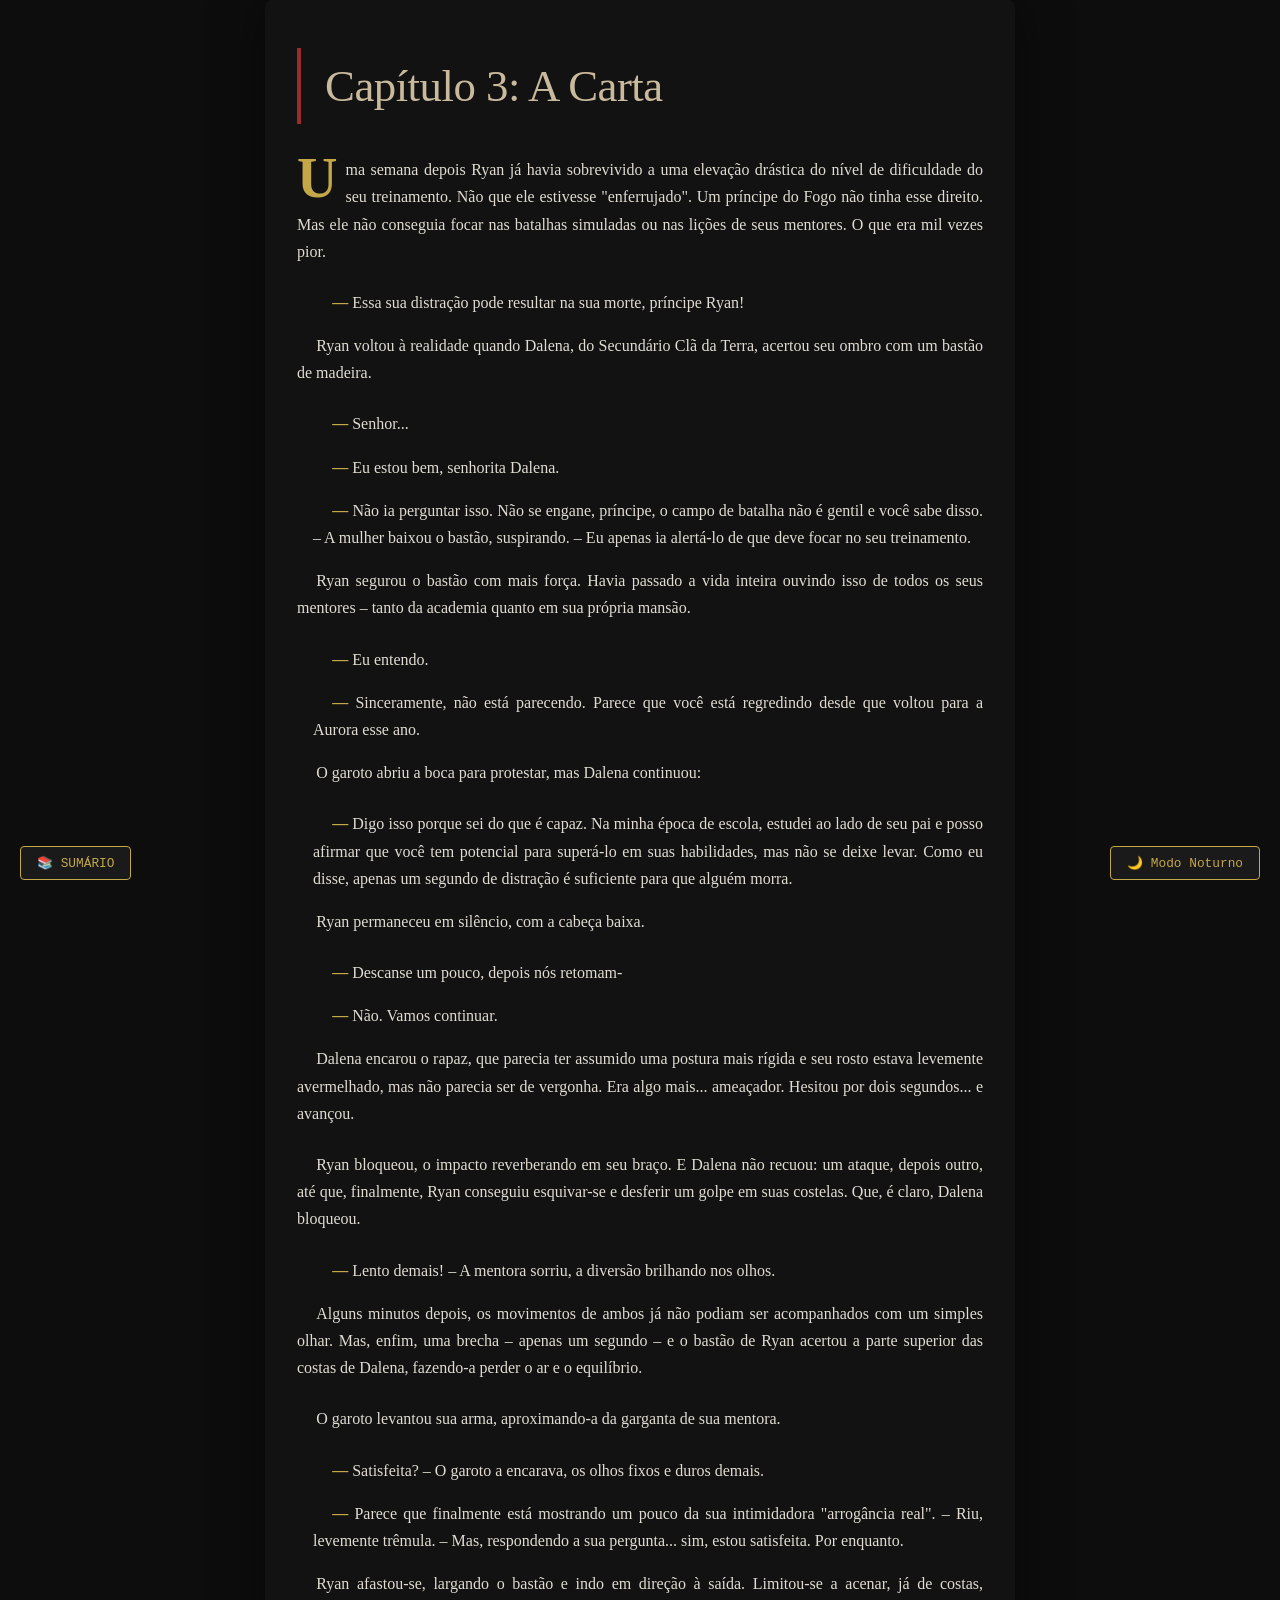
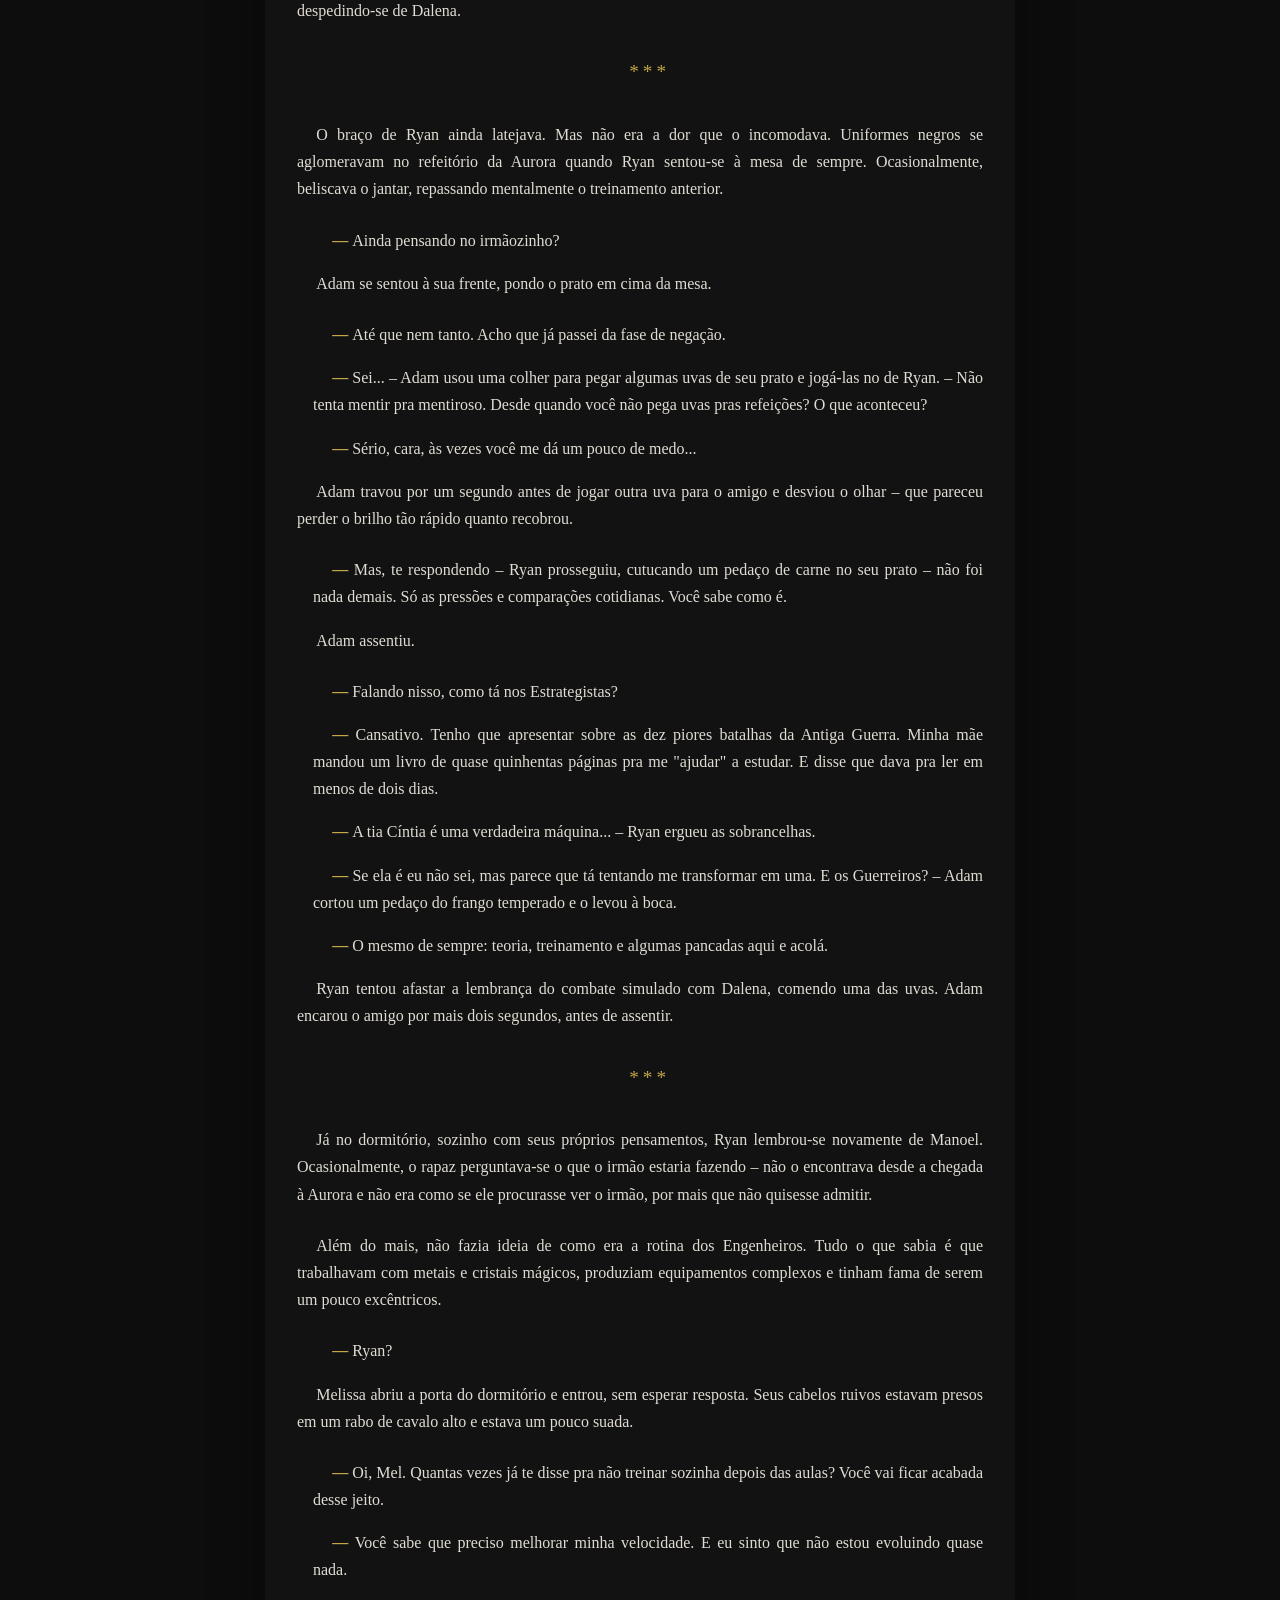
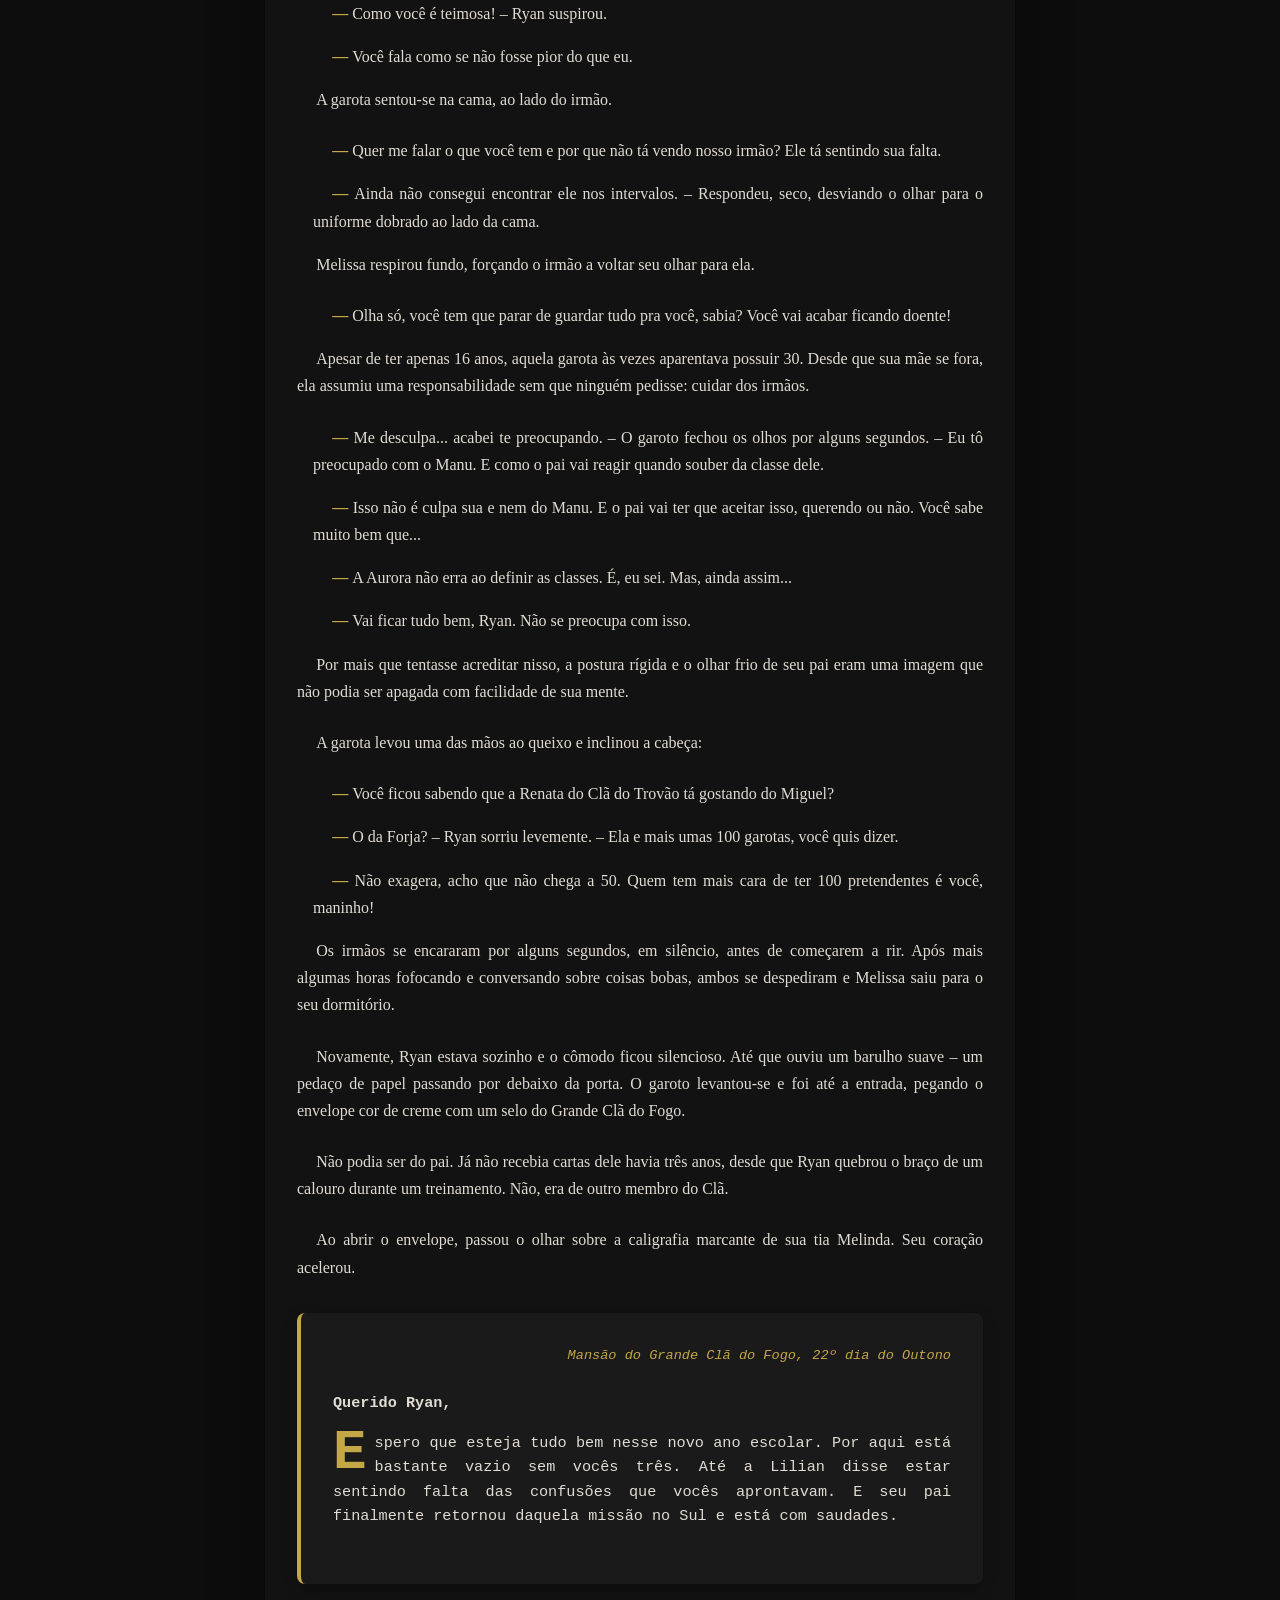
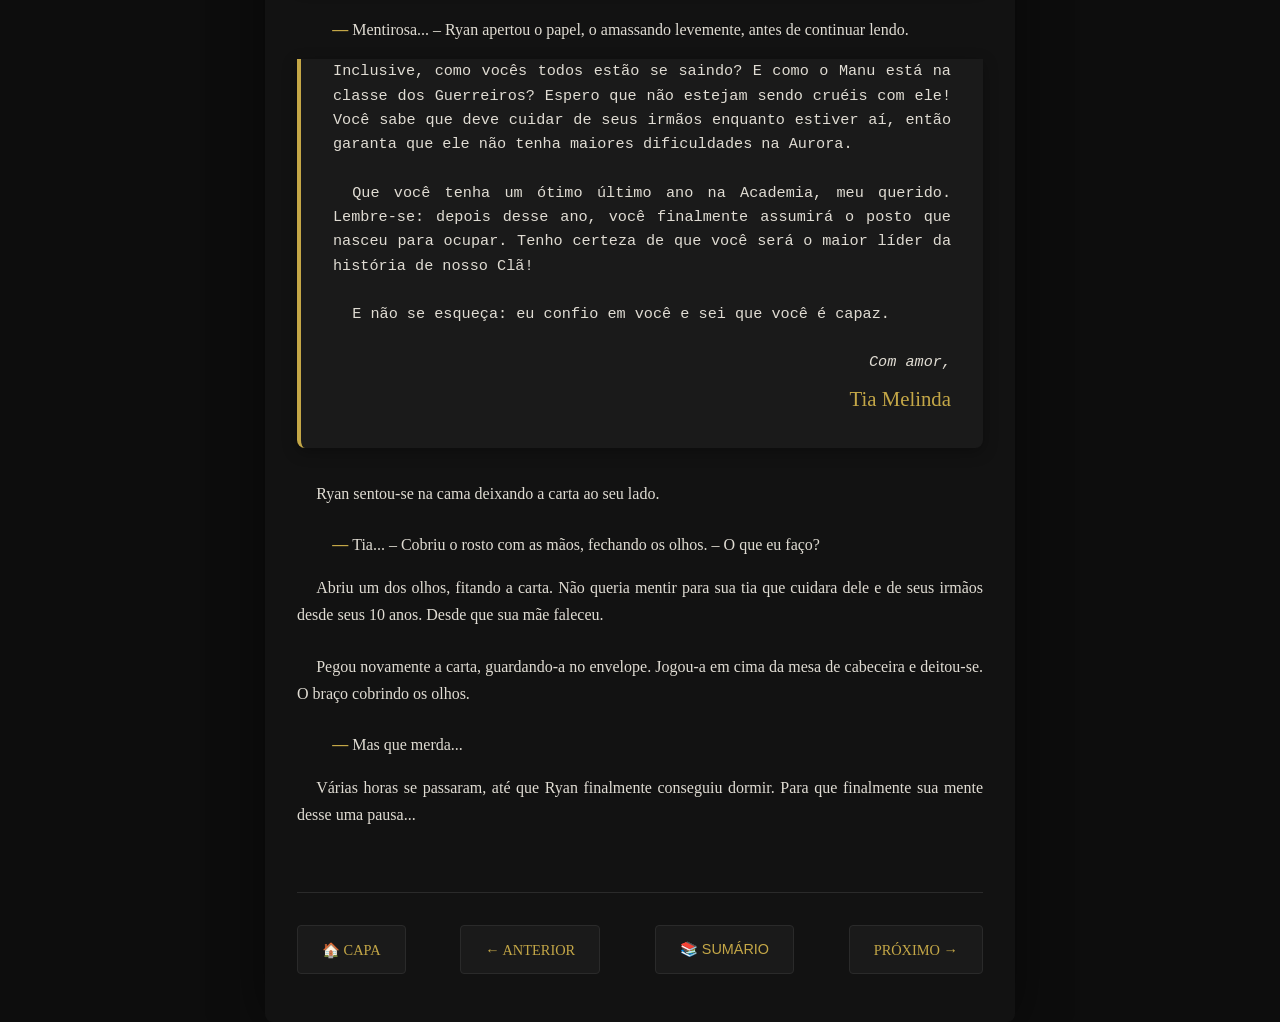
<file: capitulos/capitulo-3.html>
<!DOCTYPE html>
<html lang="pt-br">

<head>
    <meta charset="UTF-8">
    <meta name="viewport" content="width=device-width, initial-scale=1.0">
    <title>Alvoran: Capítulo 3</title>
    <link rel="stylesheet" href="../css/estilo.css">
</head>

<body>
    <div class="container-livro">
        <h1>Capítulo 3: A Carta</h1>

        <div class="texto-capitulo">
            <p>Uma semana depois Ryan já havia sobrevivido a uma elevação drástica do nível de dificuldade do seu treinamento. Não que ele estivesse "enferrujado". Um príncipe do Fogo não tinha esse direito. Mas ele não conseguia focar nas batalhas simuladas
                ou nas lições de seus mentores. O que era mil vezes pior.</p>

            <p class="fala">Essa sua distração pode resultar na sua morte, príncipe Ryan!</p>

            <p>Ryan voltou à realidade quando Dalena, do Secundário Clã da Terra, acertou seu ombro com um bastão de madeira.
            </p>

            <p class="fala">Senhor...</p>

            <p class="fala">Eu estou bem, senhorita Dalena.</p>

            <p class="fala">Não ia perguntar isso. Não se engane, príncipe, o campo de batalha não é gentil e você sabe disso. – A mulher baixou o bastão, suspirando. – Eu apenas ia alertá-lo de que deve focar no seu treinamento.
            </p>

            <p>Ryan segurou o bastão com mais força. Havia passado a vida inteira ouvindo isso de todos os seus mentores – tanto da academia quanto em sua própria mansão.</p>

            <p class="fala">Eu entendo.</p>

            <p class="fala">Sinceramente, não está parecendo. Parece que você está regredindo desde que voltou para a Aurora esse ano.</p>

            <p>O garoto abriu a boca para protestar, mas Dalena continuou:</p>

            <p class="fala">Digo isso porque sei do que é capaz. Na minha época de escola, estudei ao lado de seu pai e posso afirmar que você tem potencial para superá-lo em suas habilidades, mas não se deixe levar. Como eu disse, apenas um segundo de distração é suficiente
                para que alguém morra.</p>

            <p>Ryan permaneceu em silêncio, com a cabeça baixa.</p>

            <p class="fala">Descanse um pouco, depois nós retomam-</p>

            <p class="fala">Não. Vamos continuar.</p>

            <p>Dalena encarou o rapaz, que parecia ter assumido uma postura mais rígida e seu rosto estava levemente avermelhado, mas não parecia ser de vergonha. Era algo mais... ameaçador. Hesitou por dois segundos... e avançou.
            </p>

            <p>Ryan bloqueou, o impacto reverberando em seu braço. E Dalena não recuou: um ataque, depois outro, até que, finalmente, Ryan conseguiu esquivar-se e desferir um golpe em suas costelas. Que, é claro, Dalena bloqueou.
            </p>

            <p class="fala">Lento demais! – A mentora sorriu, a diversão brilhando nos olhos.</p>

            <p>Alguns minutos depois, os movimentos de ambos já não podiam ser acompanhados com um simples olhar. Mas, enfim, uma brecha – apenas um segundo – e o bastão de Ryan acertou a parte superior das costas de Dalena, fazendo-a perder o ar e o equilíbrio.</p>

            <p>O garoto levantou sua arma, aproximando-a da garganta de sua mentora.</p>

            <p class="fala">Satisfeita? – O garoto a encarava, os olhos fixos e duros demais.</p>

            <p class="fala">Parece que finalmente está mostrando um pouco da sua intimidadora "arrogância real". – Riu, levemente trêmula. – Mas, respondendo a sua pergunta... sim, estou satisfeita. Por enquanto.</p>

            <p>Ryan afastou-se, largando o bastão e indo em direção à saída. Limitou-se a acenar, já de costas, despedindo-se de Dalena.</p>

            <p class="separador">***</p>

            <p>O braço de Ryan ainda latejava. Mas não era a dor que o incomodava. Uniformes negros se aglomeravam no refeitório da Aurora quando Ryan sentou-se à mesa de sempre. Ocasionalmente, beliscava o jantar, repassando mentalmente o treinamento anterior.</p>

            <p class="fala">Ainda pensando no irmãozinho?</p>

            <p>Adam se sentou à sua frente, pondo o prato em cima da mesa.</p>

            <p class="fala">Até que nem tanto. Acho que já passei da fase de negação.</p>

            <p class="fala">Sei... – Adam usou uma colher para pegar algumas uvas de seu prato e jogá-las no de Ryan. – Não tenta mentir pra mentiroso. Desde quando você não pega uvas pras refeições? O que aconteceu?</p>

            <p class="fala">Sério, cara, às vezes você me dá um pouco de medo...</p>

            <p>Adam travou por um segundo antes de jogar outra uva para o amigo e desviou o olhar – que pareceu perder o brilho tão rápido quanto recobrou.</p>

            <p class="fala">Mas, te respondendo – Ryan prosseguiu, cutucando um pedaço de carne no seu prato – não foi nada demais. Só as pressões e comparações cotidianas. Você sabe como é.</p>

            <p>Adam assentiu.</p>

            <p class="fala">Falando nisso, como tá nos Estrategistas?</p>

            <p class="fala">Cansativo. Tenho que apresentar sobre as dez piores batalhas da Antiga Guerra. Minha mãe mandou um livro de quase quinhentas páginas pra me "ajudar" a estudar. E disse que dava pra ler em menos de dois dias.</p>

            <p class="fala">A tia Cíntia é uma verdadeira máquina... – Ryan ergueu as sobrancelhas.</p>

            <p class="fala">Se ela é eu não sei, mas parece que tá tentando me transformar em uma. E os Guerreiros? – Adam cortou um pedaço do frango temperado e o levou à boca.</p>

            <p class="fala">O mesmo de sempre: teoria, treinamento e algumas pancadas aqui e acolá.</p>

            <p>Ryan tentou afastar a lembrança do combate simulado com Dalena, comendo uma das uvas. Adam encarou o amigo por mais dois segundos, antes de assentir.</p>

            <p class="separador">***</p>

            <p>Já no dormitório, sozinho com seus próprios pensamentos, Ryan lembrou-se novamente de Manoel. Ocasionalmente, o rapaz perguntava-se o que o irmão estaria fazendo – não o encontrava desde a chegada à Aurora e não era como se ele procurasse
                ver o irmão, por mais que não quisesse admitir.</p>

            <p>Além do mais, não fazia ideia de como era a rotina dos Engenheiros. Tudo o que sabia é que trabalhavam com metais e cristais mágicos, produziam equipamentos complexos e tinham fama de serem um pouco excêntricos.
            </p>

            <p class="fala">Ryan?</p>

            <p>Melissa abriu a porta do dormitório e entrou, sem esperar resposta. Seus cabelos ruivos estavam presos em um rabo de cavalo alto e estava um pouco suada.</p>

            <p class="fala">Oi, Mel. Quantas vezes já te disse pra não treinar sozinha depois das aulas? Você vai ficar acabada desse jeito.</p>

            <p class="fala">Você sabe que preciso melhorar minha velocidade. E eu sinto que não estou evoluindo quase nada.
            </p>

            <p class="fala">Como você é teimosa! – Ryan suspirou.</p>

            <p class="fala">Você fala como se não fosse pior do que eu.</p>

            <p>A garota sentou-se na cama, ao lado do irmão.</p>

            <p class="fala">Quer me falar o que você tem e por que não tá vendo nosso irmão? Ele tá sentindo sua falta.
            </p>

            <p class="fala">Ainda não consegui encontrar ele nos intervalos. – Respondeu, seco, desviando o olhar para o uniforme dobrado ao lado da cama.</p>

            <p>Melissa respirou fundo, forçando o irmão a voltar seu olhar para ela.</p>

            <p class="fala">Olha só, você tem que parar de guardar tudo pra você, sabia? Você vai acabar ficando doente!
            </p>

            <p>Apesar de ter apenas 16 anos, aquela garota às vezes aparentava possuir 30. Desde que sua mãe se fora, ela assumiu uma responsabilidade sem que ninguém pedisse: cuidar dos irmãos.</p>

            <p class="fala">Me desculpa... acabei te preocupando. – O garoto fechou os olhos por alguns segundos. – Eu tô preocupado com o Manu. E como o pai vai reagir quando souber da classe dele.</p>

            <p class="fala">Isso não é culpa sua e nem do Manu. E o pai vai ter que aceitar isso, querendo ou não. Você sabe muito bem que...</p>

            <p class="fala">A Aurora não erra ao definir as classes. É, eu sei. Mas, ainda assim...</p>

            <p class="fala">Vai ficar tudo bem, Ryan. Não se preocupa com isso.</p>

            <p>Por mais que tentasse acreditar nisso, a postura rígida e o olhar frio de seu pai eram uma imagem que não podia ser apagada com facilidade de sua mente.</p>

            <p>A garota levou uma das mãos ao queixo e inclinou a cabeça:</p>

            <p class="fala">Você ficou sabendo que a Renata do Clã do Trovão tá gostando do Miguel?</p>

            <p class="fala">O da Forja? – Ryan sorriu levemente. – Ela e mais umas 100 garotas, você quis dizer.</p>

            <p class="fala">Não exagera, acho que não chega a 50. Quem tem mais cara de ter 100 pretendentes é você, maninho!
            </p>

            <p>Os irmãos se encararam por alguns segundos, em silêncio, antes de começarem a rir. Após mais algumas horas fofocando e conversando sobre coisas bobas, ambos se despediram e Melissa saiu para o seu dormitório.
            </p>

            <p>Novamente, Ryan estava sozinho e o cômodo ficou silencioso. Até que ouviu um barulho suave – um pedaço de papel passando por debaixo da porta. O garoto levantou-se e foi até a entrada, pegando o envelope cor de creme com um selo do Grande
                Clã do Fogo.</p>

            <p>Não podia ser do pai. Já não recebia cartas dele havia três anos, desde que Ryan quebrou o braço de um calouro durante um treinamento. Não, era de outro membro do Clã.</p>

            <p>Ao abrir o envelope, passou o olhar sobre a caligrafia marcante de sua tia Melinda. Seu coração acelerou.
            </p>

            <!-- CARTA - PARTE 1 -->
            <div class="carta">
                <div class="carta-cabecalho">Mansão do Grande Clã do Fogo, 22º dia do Outono</div>
                <div class="carta-saudacao">Querido Ryan,</div>
                <div class="carta-corpo">
                    <p>Espero que esteja tudo bem nesse novo ano escolar. Por aqui está bastante vazio sem vocês três. Até a Lilian disse estar sentindo falta das confusões que vocês aprontavam. E seu pai finalmente retornou daquela missão no Sul e está
                        com saudades.</p>
                </div>
            </div>

            <!-- INTERRUPÇÃO -->
            <p class="fala">Mentirosa... – Ryan apertou o papel, o amassando levemente, antes de continuar lendo.</p>

            <!-- CARTA - PARTE 2 (continuação) -->
            <div class="carta-continuacao">
                <div class="carta-corpo">
                    <p>Inclusive, como vocês todos estão se saindo? E como o Manu está na classe dos Guerreiros? Espero que não estejam sendo cruéis com ele! Você sabe que deve cuidar de seus irmãos enquanto estiver aí, então garanta que ele não tenha maiores
                        dificuldades na Aurora.</p>

                    <p>Que você tenha um ótimo último ano na Academia, meu querido. Lembre-se: depois desse ano, você finalmente assumirá o posto que nasceu para ocupar. Tenho certeza de que você será o maior líder da história de nosso Clã!</p>

                    <p>E não se esqueça: eu confio em você e sei que você é capaz.</p>
                </div>
                <div class="carta-despedida">Com amor,</div>
                <div class="carta-assinatura">Tia Melinda</div>
            </div>

            <p>Ryan sentou-se na cama deixando a carta ao seu lado.</p>

            <p class="fala">Tia... – Cobriu o rosto com as mãos, fechando os olhos. – O que eu faço?</p>

            <p>Abriu um dos olhos, fitando a carta. Não queria mentir para sua tia que cuidara dele e de seus irmãos desde seus 10 anos. Desde que sua mãe faleceu.</p>

            <p>Pegou novamente a carta, guardando-a no envelope. Jogou-a em cima da mesa de cabeceira e deitou-se. O braço cobrindo os olhos.</p>

            <p class="fala">Mas que merda...</p>

            <p>Várias horas se passaram, até que Ryan finalmente conseguiu dormir. Para que finalmente sua mente desse uma pausa...</p>
        </div>

        <div class="navegacao"></div>
    </div>

    <script src="../js/alvoran.js"></script>
</body>

</html>
</file>
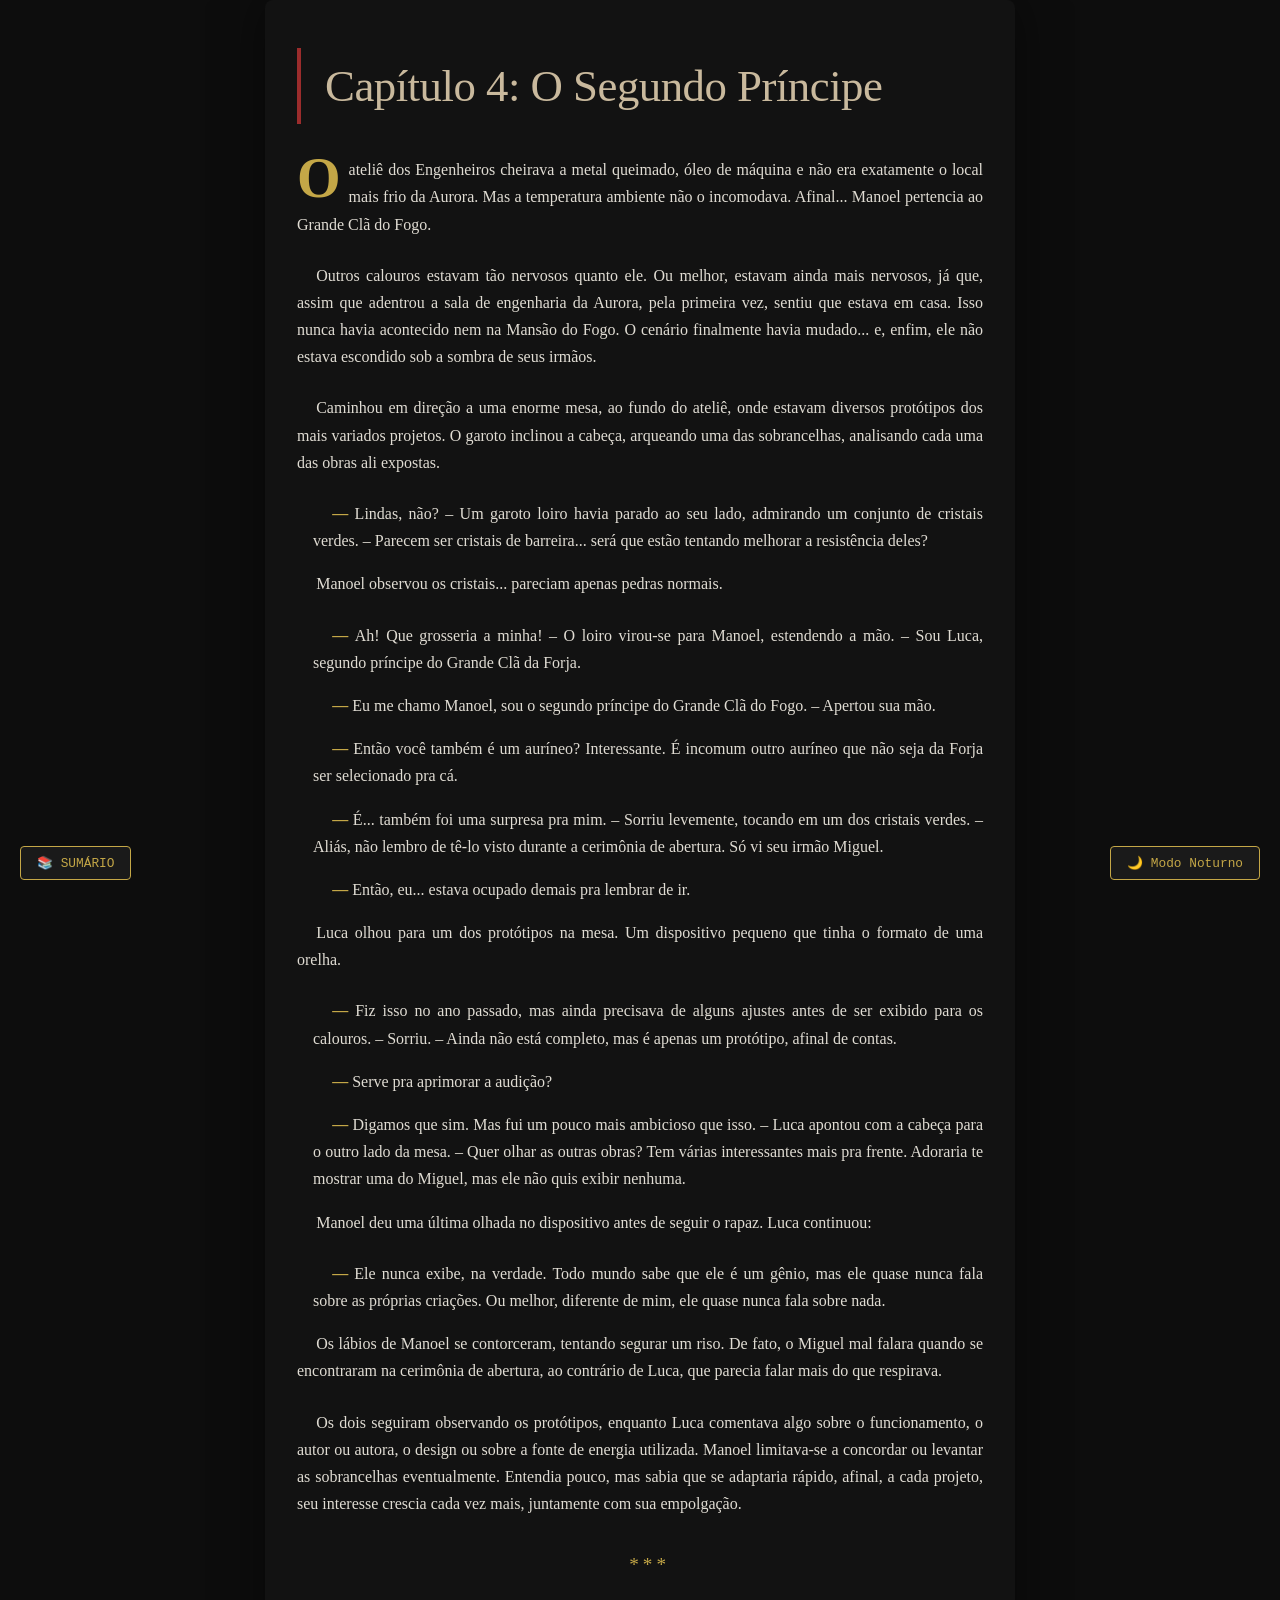
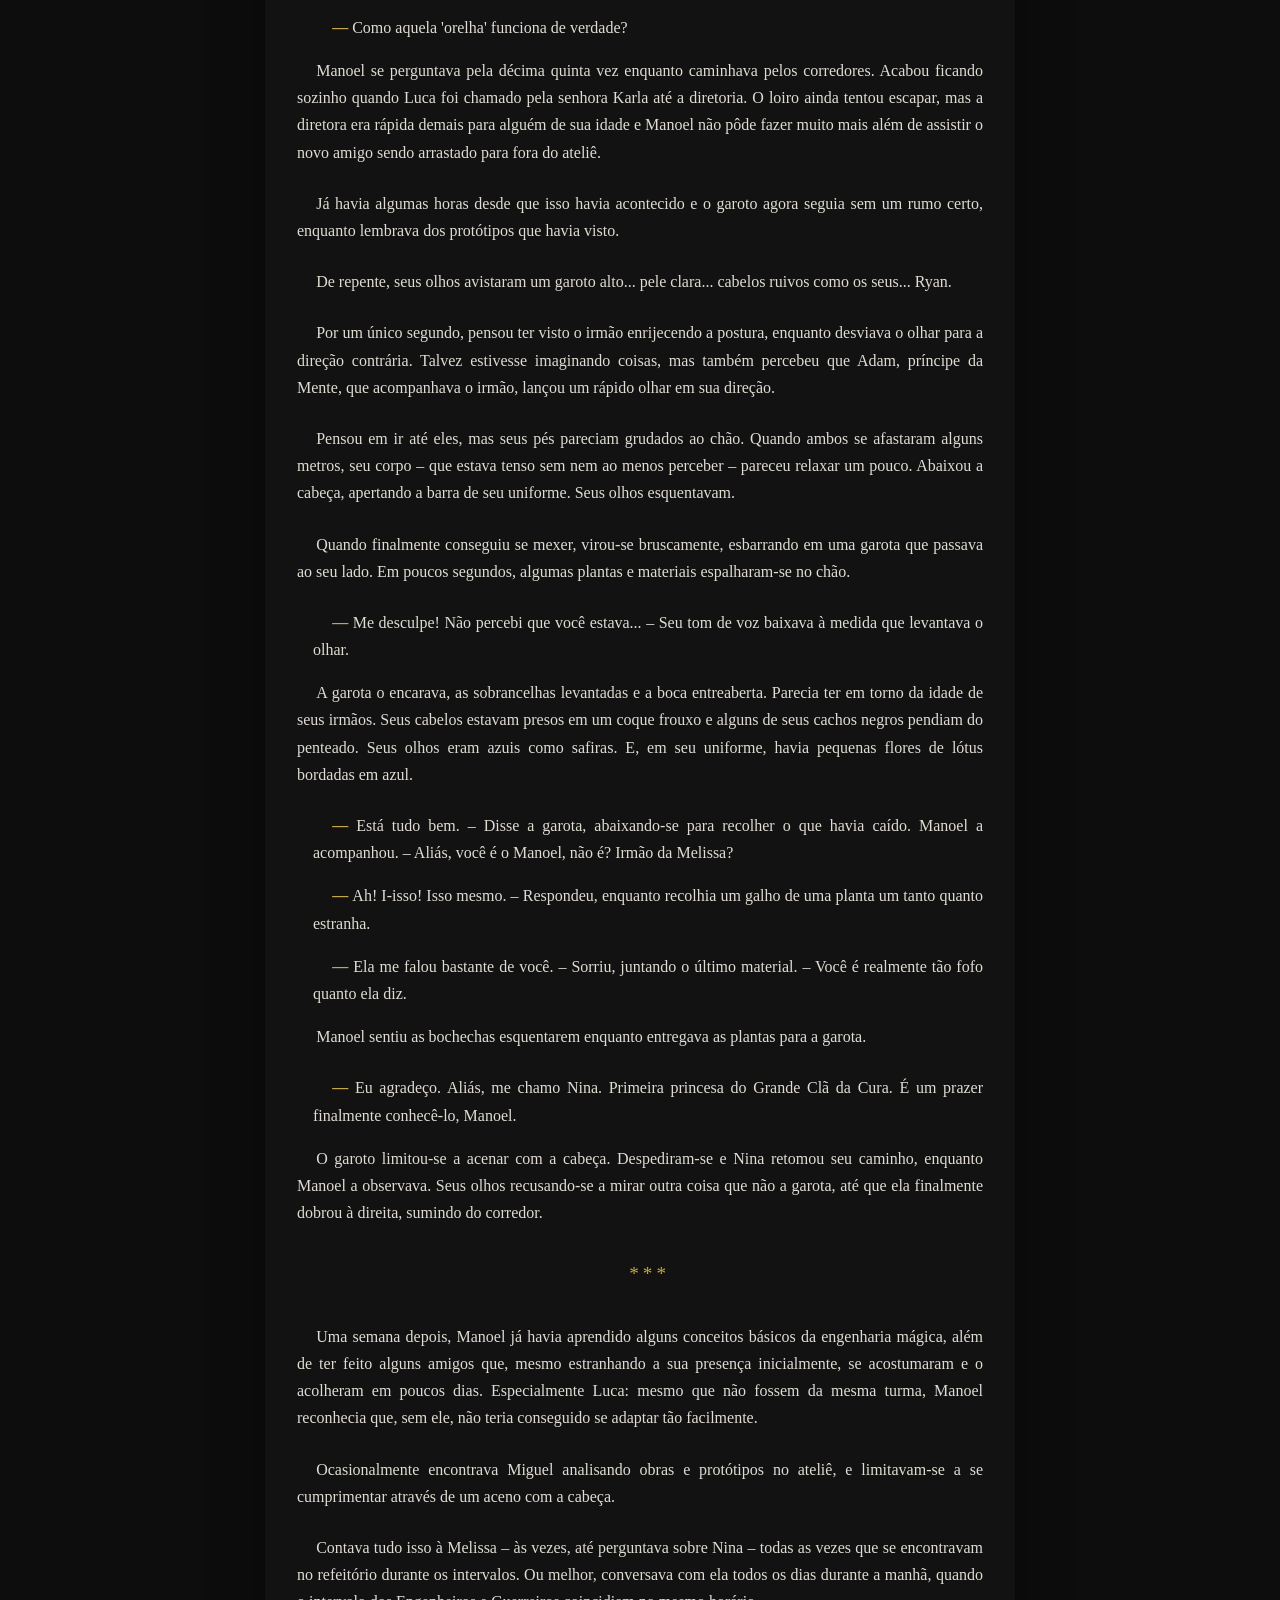
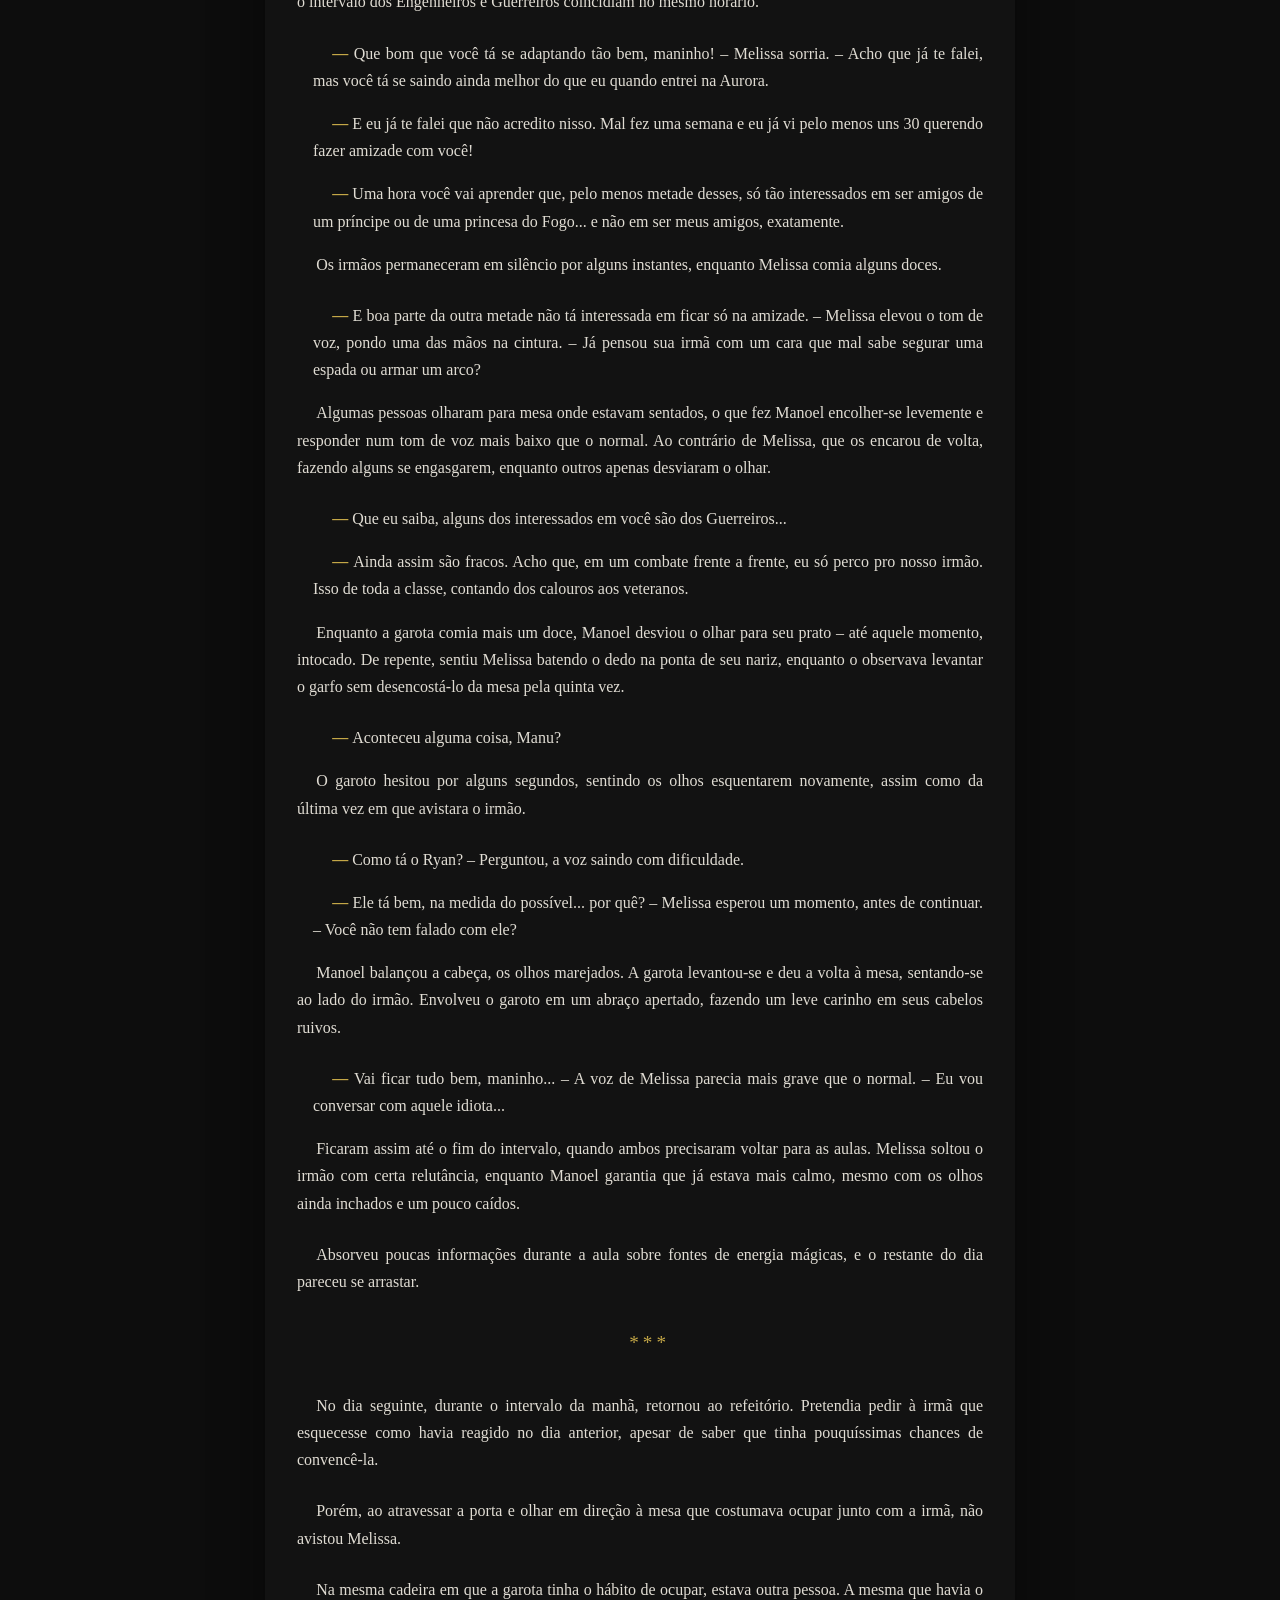
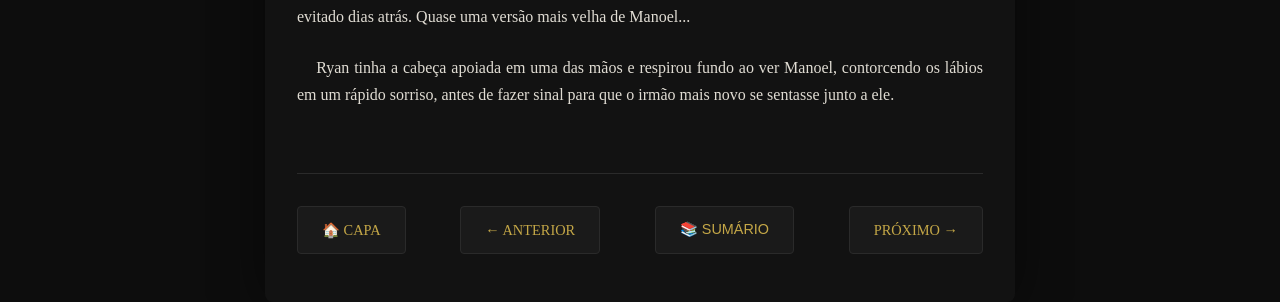
<file: capitulos/capitulo-4.html>
<!DOCTYPE html>
<html lang="pt-br">

<head>
    <meta charset="UTF-8">
    <meta name="viewport" content="width=device-width, initial-scale=1.0">
    <title>Alvoran: Capítulo 4</title>
    <link rel="stylesheet" href="../css/estilo.css">
</head>

<body>
    <div class="container-livro">
        <h1>Capítulo 4: O Segundo Príncipe</h1>

        <div class="texto-capitulo">
            <p>O ateliê dos Engenheiros cheirava a metal queimado, óleo de máquina e não era exatamente o local mais frio da Aurora. Mas a temperatura ambiente não o incomodava. Afinal... Manoel pertencia ao Grande Clã do Fogo.</p>

            <p>Outros calouros estavam tão nervosos quanto ele. Ou melhor, estavam ainda mais nervosos, já que, assim que adentrou a sala de engenharia da Aurora, pela primeira vez, sentiu que estava em casa. Isso nunca havia acontecido nem na Mansão do Fogo. O cenário finalmente havia mudado... e, enfim, ele não estava escondido sob a sombra de seus irmãos.</p>

            <p>Caminhou em direção a uma enorme mesa, ao fundo do ateliê, onde estavam diversos protótipos dos mais variados projetos. O garoto inclinou a cabeça, arqueando uma das sobrancelhas, analisando cada uma das obras ali expostas.</p>

            <p class="fala">Lindas, não? – Um garoto loiro havia parado ao seu lado, admirando um conjunto de cristais verdes. – Parecem ser cristais de barreira... será que estão tentando melhorar a resistência deles?</p>

            <p>Manoel observou os cristais... pareciam apenas pedras normais.</p>

            <p class="fala">Ah! Que grosseria a minha! – O loiro virou-se para Manoel, estendendo a mão. – Sou Luca, segundo príncipe do Grande Clã da Forja.</p>

            <p class="fala">Eu me chamo Manoel, sou o segundo príncipe do Grande Clã do Fogo. – Apertou sua mão.</p>

            <p class="fala">Então você também é um auríneo? Interessante. É incomum outro auríneo que não seja da Forja ser selecionado pra cá.</p>

            <p class="fala">É... também foi uma surpresa pra mim. – Sorriu levemente, tocando em um dos cristais verdes. – Aliás, não lembro de tê-lo visto durante a cerimônia de abertura. Só vi seu irmão Miguel.</p>

            <p class="fala">Então, eu... estava ocupado demais pra lembrar de ir.</p>

            <p>Luca olhou para um dos protótipos na mesa. Um dispositivo pequeno que tinha o formato de uma orelha.</p>

            <p class="fala">Fiz isso no ano passado, mas ainda precisava de alguns ajustes antes de ser exibido para os calouros. – Sorriu. – Ainda não está completo, mas é apenas um protótipo, afinal de contas.</p>

            <p class="fala">Serve pra aprimorar a audição?</p>

            <p class="fala">Digamos que sim. Mas fui um pouco mais ambicioso que isso. – Luca apontou com a cabeça para o outro lado da mesa. – Quer olhar as outras obras? Tem várias interessantes mais pra frente. Adoraria te mostrar uma do Miguel, mas ele não quis exibir nenhuma.</p>

            <p>Manoel deu uma última olhada no dispositivo antes de seguir o rapaz. Luca continuou:</p>

            <p class="fala">Ele nunca exibe, na verdade. Todo mundo sabe que ele é um gênio, mas ele quase nunca fala sobre as próprias criações. Ou melhor, diferente de mim, ele quase nunca fala sobre nada.</p>

            <p>Os lábios de Manoel se contorceram, tentando segurar um riso. De fato, o Miguel mal falara quando se encontraram na cerimônia de abertura, ao contrário de Luca, que parecia falar mais do que respirava.</p>

            <p>Os dois seguiram observando os protótipos, enquanto Luca comentava algo sobre o funcionamento, o autor ou autora, o design ou sobre a fonte de energia utilizada. Manoel limitava-se a concordar ou levantar as sobrancelhas eventualmente. Entendia pouco, mas sabia que se adaptaria rápido, afinal, a cada projeto, seu interesse crescia cada vez mais, juntamente com sua empolgação.</p>

            <p class="separador">***</p>

            <p class="fala">Como aquela 'orelha' funciona de verdade?</p>

            <p>Manoel se perguntava pela décima quinta vez enquanto caminhava pelos corredores. Acabou ficando sozinho quando Luca foi chamado pela senhora Karla até a diretoria. O loiro ainda tentou escapar, mas a diretora era rápida demais para alguém de sua idade e Manoel não pôde fazer muito mais além de assistir o novo amigo sendo arrastado para fora do ateliê.</p>

            <p>Já havia algumas horas desde que isso havia acontecido e o garoto agora seguia sem um rumo certo, enquanto lembrava dos protótipos que havia visto.</p>

            <p>De repente, seus olhos avistaram um garoto alto... pele clara... cabelos ruivos como os seus... Ryan.</p>

            <p>Por um único segundo, pensou ter visto o irmão enrijecendo a postura, enquanto desviava o olhar para a direção contrária. Talvez estivesse imaginando coisas, mas também percebeu que Adam, príncipe da Mente, que acompanhava o irmão, lançou um rápido olhar em sua direção.</p>

            <p>Pensou em ir até eles, mas seus pés pareciam grudados ao chão. Quando ambos se afastaram alguns metros, seu corpo – que estava tenso sem nem ao menos perceber – pareceu relaxar um pouco. Abaixou a cabeça, apertando a barra de seu uniforme. Seus olhos esquentavam.</p>

            <p>Quando finalmente conseguiu se mexer, virou-se bruscamente, esbarrando em uma garota que passava ao seu lado. Em poucos segundos, algumas plantas e materiais espalharam-se no chão.</p>

            <p class="fala">Me desculpe! Não percebi que você estava... – Seu tom de voz baixava à medida que levantava o olhar.</p>

            <p>A garota o encarava, as sobrancelhas levantadas e a boca entreaberta. Parecia ter em torno da idade de seus irmãos. Seus cabelos estavam presos em um coque frouxo e alguns de seus cachos negros pendiam do penteado. Seus olhos eram azuis como safiras. E, em seu uniforme, havia pequenas flores de lótus bordadas em azul.</p>

            <p class="fala">Está tudo bem. – Disse a garota, abaixando-se para recolher o que havia caído. Manoel a acompanhou. – Aliás, você é o Manoel, não é? Irmão da Melissa?</p>

            <p class="fala">Ah! I-isso! Isso mesmo. – Respondeu, enquanto recolhia um galho de uma planta um tanto quanto estranha.</p>

            <p class="fala">Ela me falou bastante de você. – Sorriu, juntando o último material. – Você é realmente tão fofo quanto ela diz.</p>

            <p>Manoel sentiu as bochechas esquentarem enquanto entregava as plantas para a garota.</p>

            <p class="fala">Eu agradeço. Aliás, me chamo Nina. Primeira princesa do Grande Clã da Cura. É um prazer finalmente conhecê-lo, Manoel.</p>

            <p>O garoto limitou-se a acenar com a cabeça. Despediram-se e Nina retomou seu caminho, enquanto Manoel a observava. Seus olhos recusando-se a mirar outra coisa que não a garota, até que ela finalmente dobrou à direita, sumindo do corredor.</p>

            <p class="separador">***</p>

            <p>Uma semana depois, Manoel já havia aprendido alguns conceitos básicos da engenharia mágica, além de ter feito alguns amigos que, mesmo estranhando a sua presença inicialmente, se acostumaram e o acolheram em poucos dias. Especialmente Luca: mesmo que não fossem da mesma turma, Manoel reconhecia que, sem ele, não teria conseguido se adaptar tão facilmente.</p>

            <p>Ocasionalmente encontrava Miguel analisando obras e protótipos no ateliê, e limitavam-se a se cumprimentar através de um aceno com a cabeça.</p>

            <p>Contava tudo isso à Melissa – às vezes, até perguntava sobre Nina – todas as vezes que se encontravam no refeitório durante os intervalos. Ou melhor, conversava com ela todos os dias durante a manhã, quando o intervalo dos Engenheiros e Guerreiros coincidiam no mesmo horário.</p>

            <p class="fala">Que bom que você tá se adaptando tão bem, maninho! – Melissa sorria. – Acho que já te falei, mas você tá se saindo ainda melhor do que eu quando entrei na Aurora.</p>

            <p class="fala">E eu já te falei que não acredito nisso. Mal fez uma semana e eu já vi pelo menos uns 30 querendo fazer amizade com você!</p>

            <p class="fala">Uma hora você vai aprender que, pelo menos metade desses, só tão interessados em ser amigos de um príncipe ou de uma princesa do Fogo... e não em ser meus amigos, exatamente.</p>

            <p>Os irmãos permaneceram em silêncio por alguns instantes, enquanto Melissa comia alguns doces.</p>

            <p class="fala">E boa parte da outra metade não tá interessada em ficar só na amizade. – Melissa elevou o tom de voz, pondo uma das mãos na cintura. – Já pensou sua irmã com um cara que mal sabe segurar uma espada ou armar um arco?</p>

            <p>Algumas pessoas olharam para mesa onde estavam sentados, o que fez Manoel encolher-se levemente e responder num tom de voz mais baixo que o normal. Ao contrário de Melissa, que os encarou de volta, fazendo alguns se engasgarem, enquanto outros apenas desviaram o olhar.</p>

            <p class="fala">Que eu saiba, alguns dos interessados em você são dos Guerreiros...</p>

            <p class="fala">Ainda assim são fracos. Acho que, em um combate frente a frente, eu só perco pro nosso irmão. Isso de toda a classe, contando dos calouros aos veteranos.</p>

            <p>Enquanto a garota comia mais um doce, Manoel desviou o olhar para seu prato – até aquele momento, intocado. De repente, sentiu Melissa batendo o dedo na ponta de seu nariz, enquanto o observava levantar o garfo sem desencostá-lo da mesa pela quinta vez.</p>

            <p class="fala">Aconteceu alguma coisa, Manu?</p>

            <p>O garoto hesitou por alguns segundos, sentindo os olhos esquentarem novamente, assim como da última vez em que avistara o irmão.</p>

            <p class="fala">Como tá o Ryan? – Perguntou, a voz saindo com dificuldade.</p>

            <p class="fala">Ele tá bem, na medida do possível... por quê? – Melissa esperou um momento, antes de continuar. – Você não tem falado com ele?</p>

            <p>Manoel balançou a cabeça, os olhos marejados. A garota levantou-se e deu a volta à mesa, sentando-se ao lado do irmão. Envolveu o garoto em um abraço apertado, fazendo um leve carinho em seus cabelos ruivos.</p>

            <p class="fala">Vai ficar tudo bem, maninho... – A voz de Melissa parecia mais grave que o normal. – Eu vou conversar com aquele idiota...</p>

            <p>Ficaram assim até o fim do intervalo, quando ambos precisaram voltar para as aulas. Melissa soltou o irmão com certa relutância, enquanto Manoel garantia que já estava mais calmo, mesmo com os olhos ainda inchados e um pouco caídos.</p>

            <p>Absorveu poucas informações durante a aula sobre fontes de energia mágicas, e o restante do dia pareceu se arrastar.</p>

            <p class="separador">***</p>

            <p>No dia seguinte, durante o intervalo da manhã, retornou ao refeitório. Pretendia pedir à irmã que esquecesse como havia reagido no dia anterior, apesar de saber que tinha pouquíssimas chances de convencê-la.</p>

            <p>Porém, ao atravessar a porta e olhar em direção à mesa que costumava ocupar junto com a irmã, não avistou Melissa.</p>

            <p>Na mesma cadeira em que a garota tinha o hábito de ocupar, estava outra pessoa. A mesma que havia o evitado dias atrás. Quase uma versão mais velha de Manoel...</p>

            <p>Ryan tinha a cabeça apoiada em uma das mãos e respirou fundo ao ver Manoel, contorcendo os lábios em um rápido sorriso, antes de fazer sinal para que o irmão mais novo se sentasse junto a ele.</p>
        </div>

        <div class="navegacao"></div>
    </div>

    <script src="../js/alvoran.js"></script>
</body>

</html>
</file>
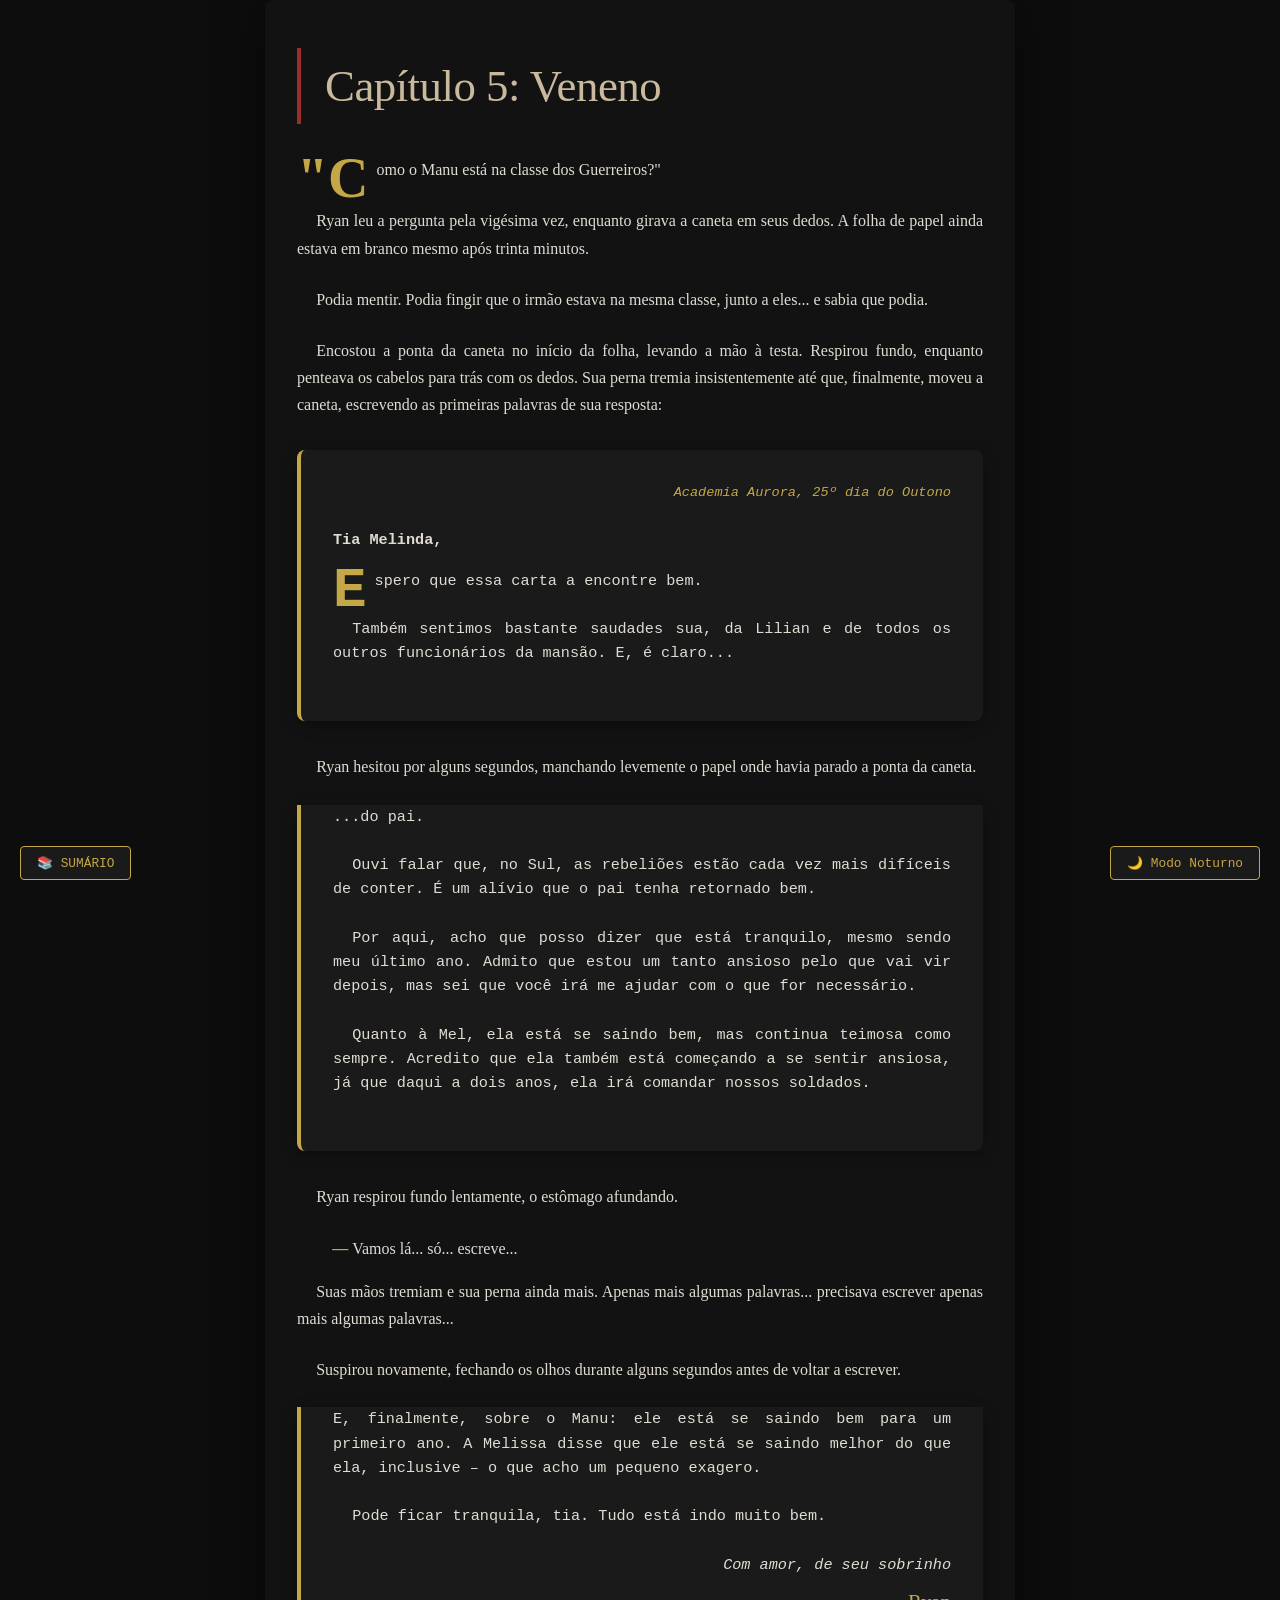
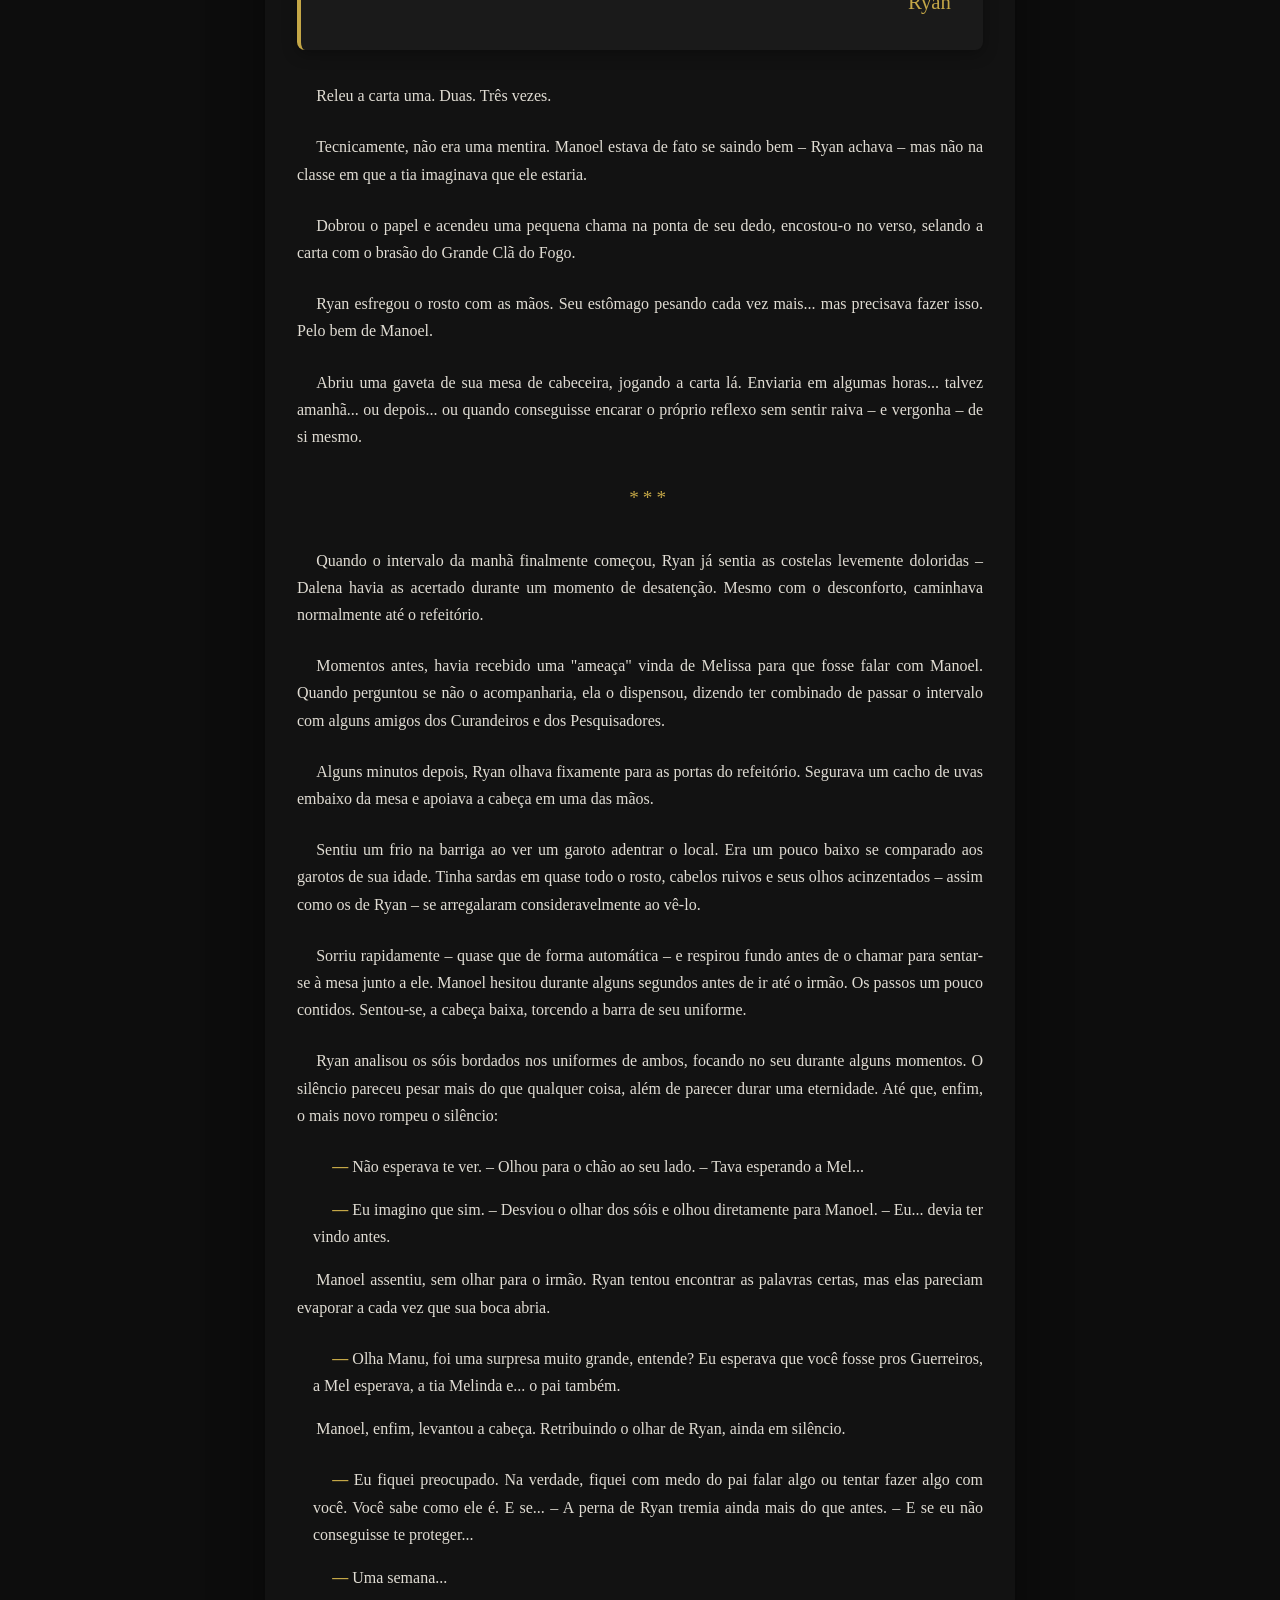
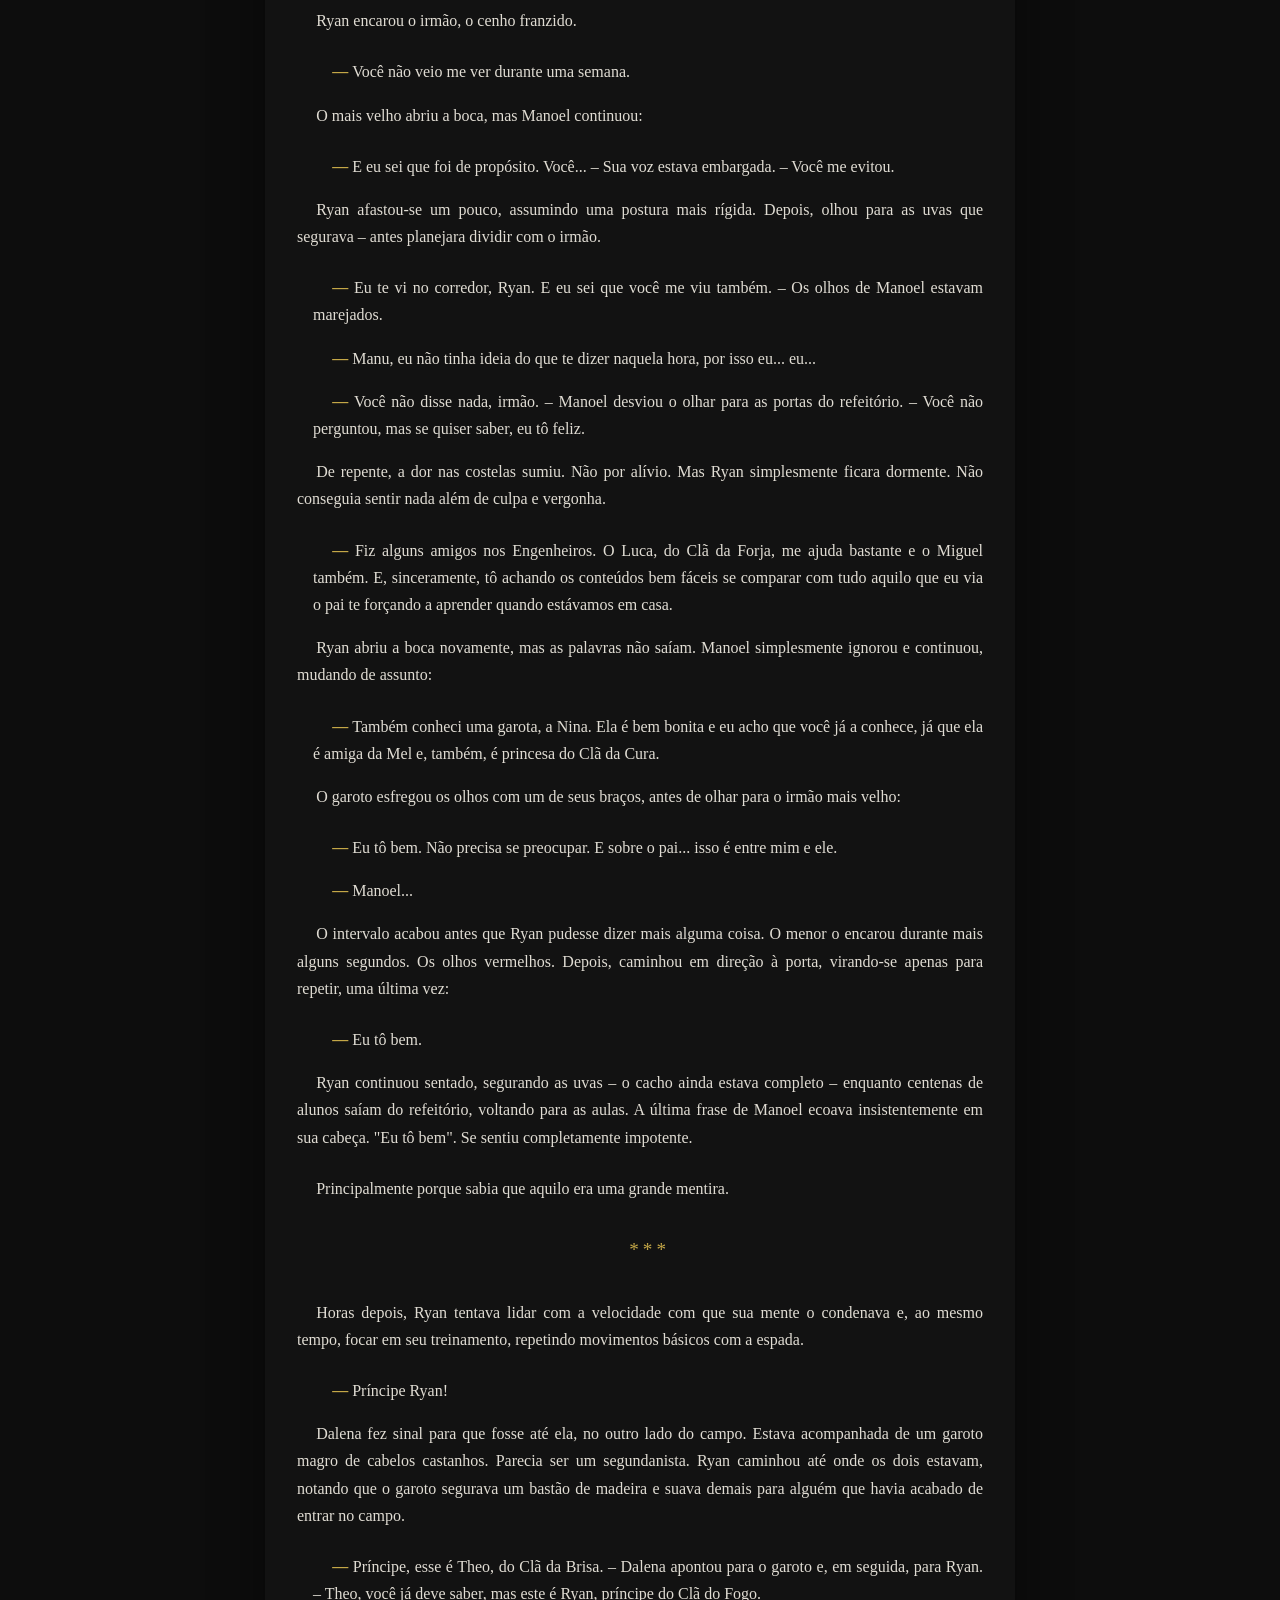
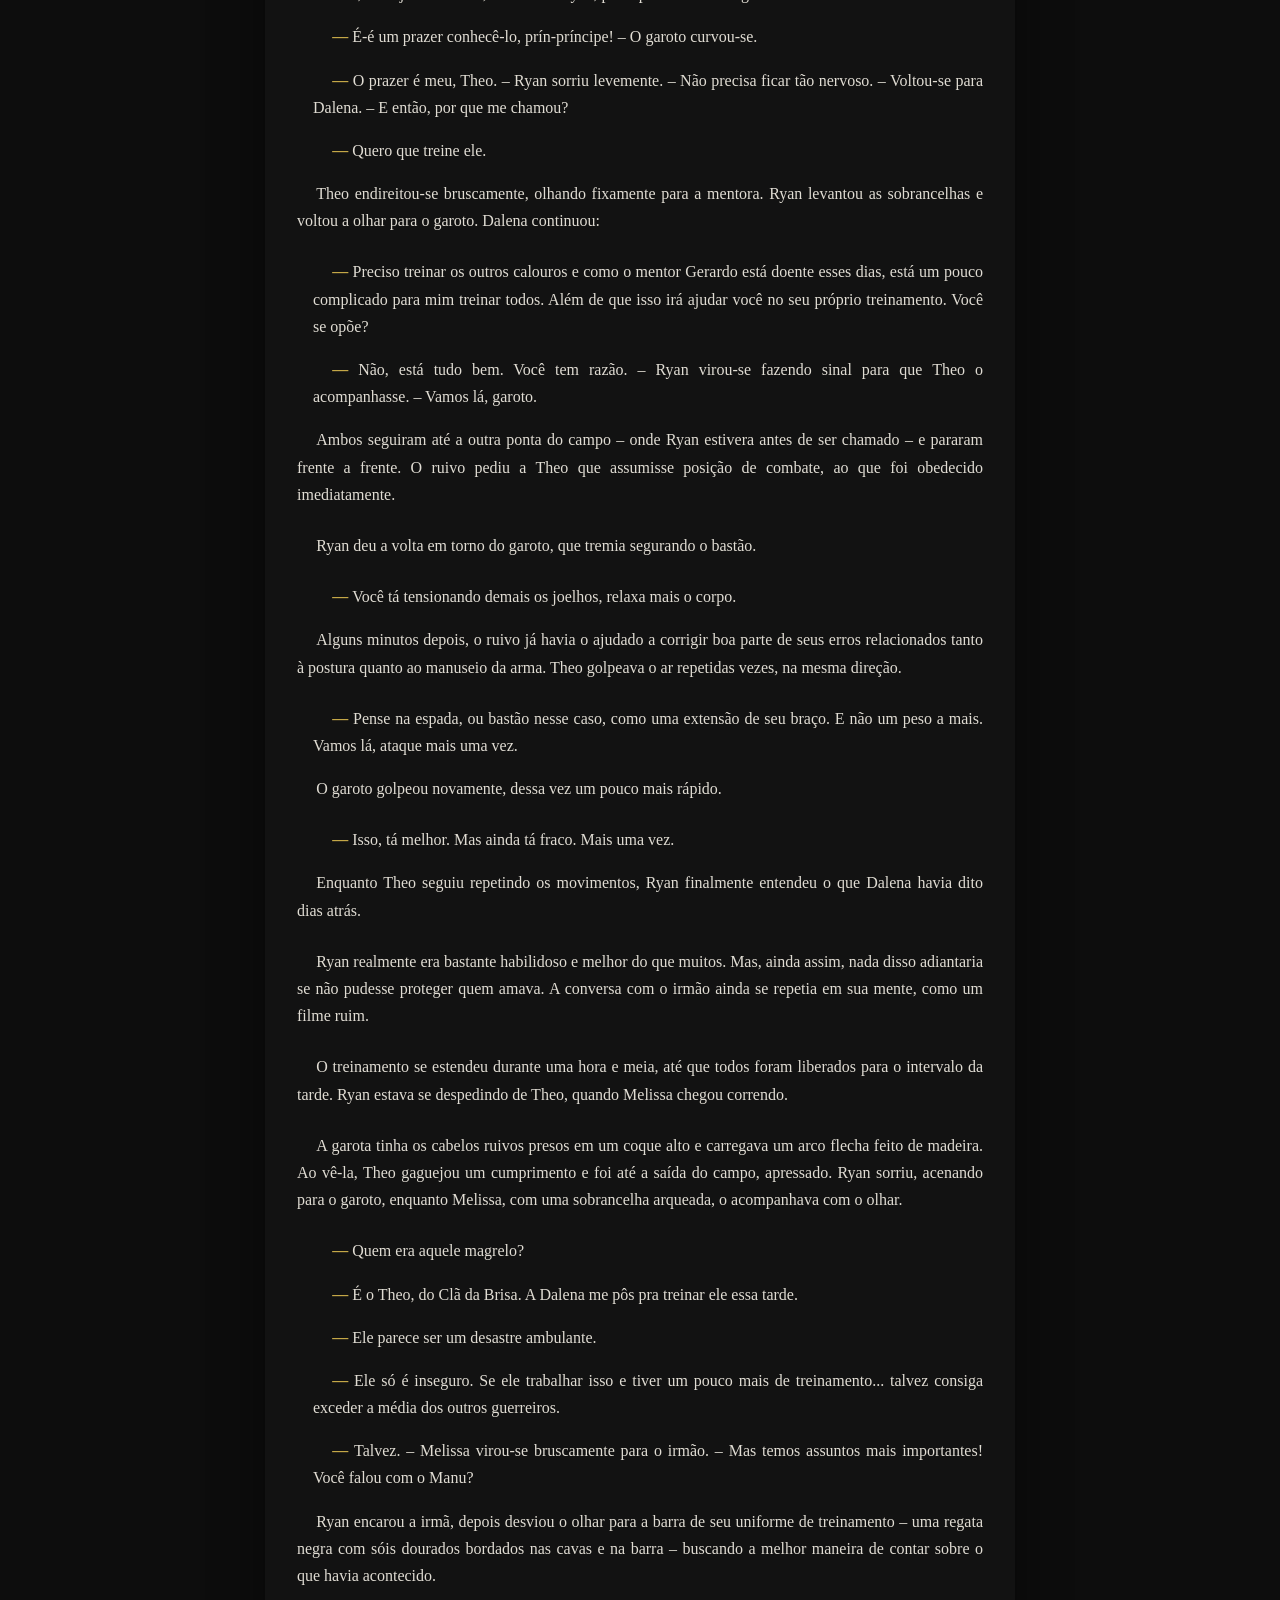
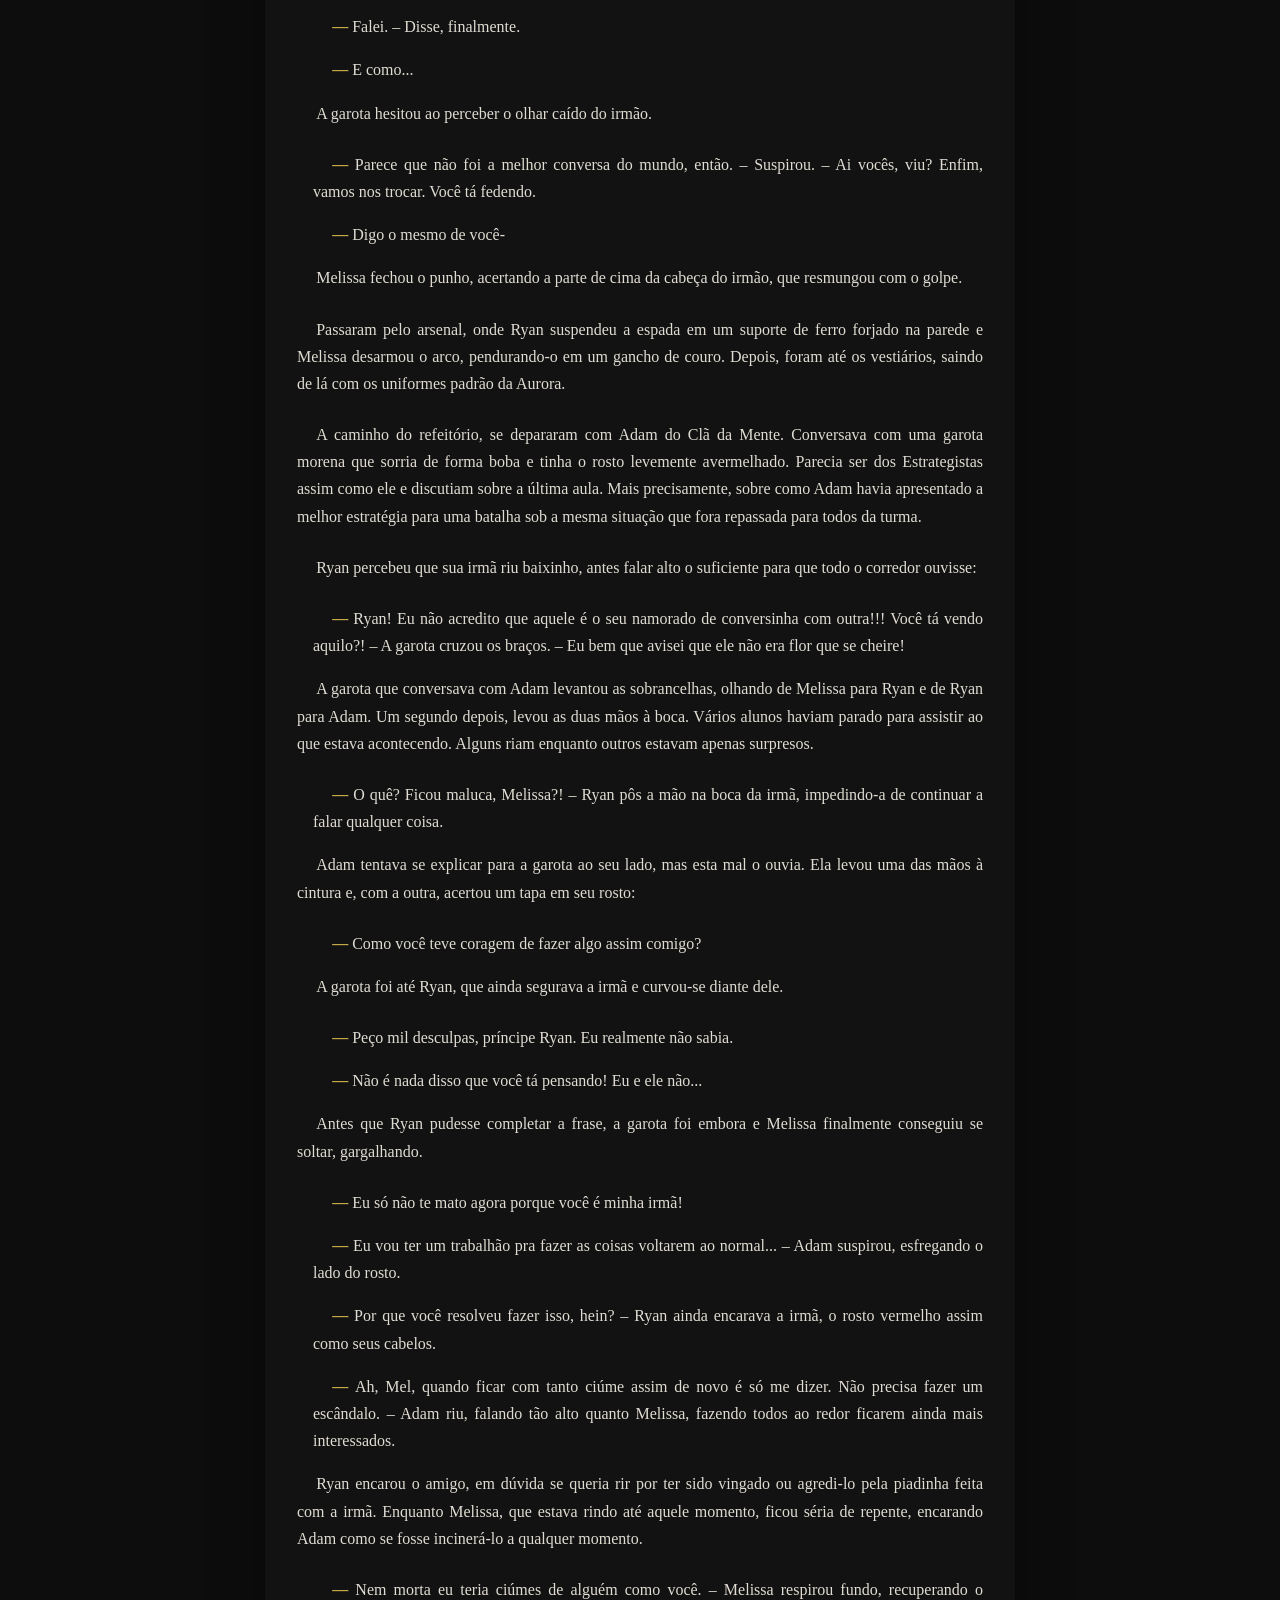
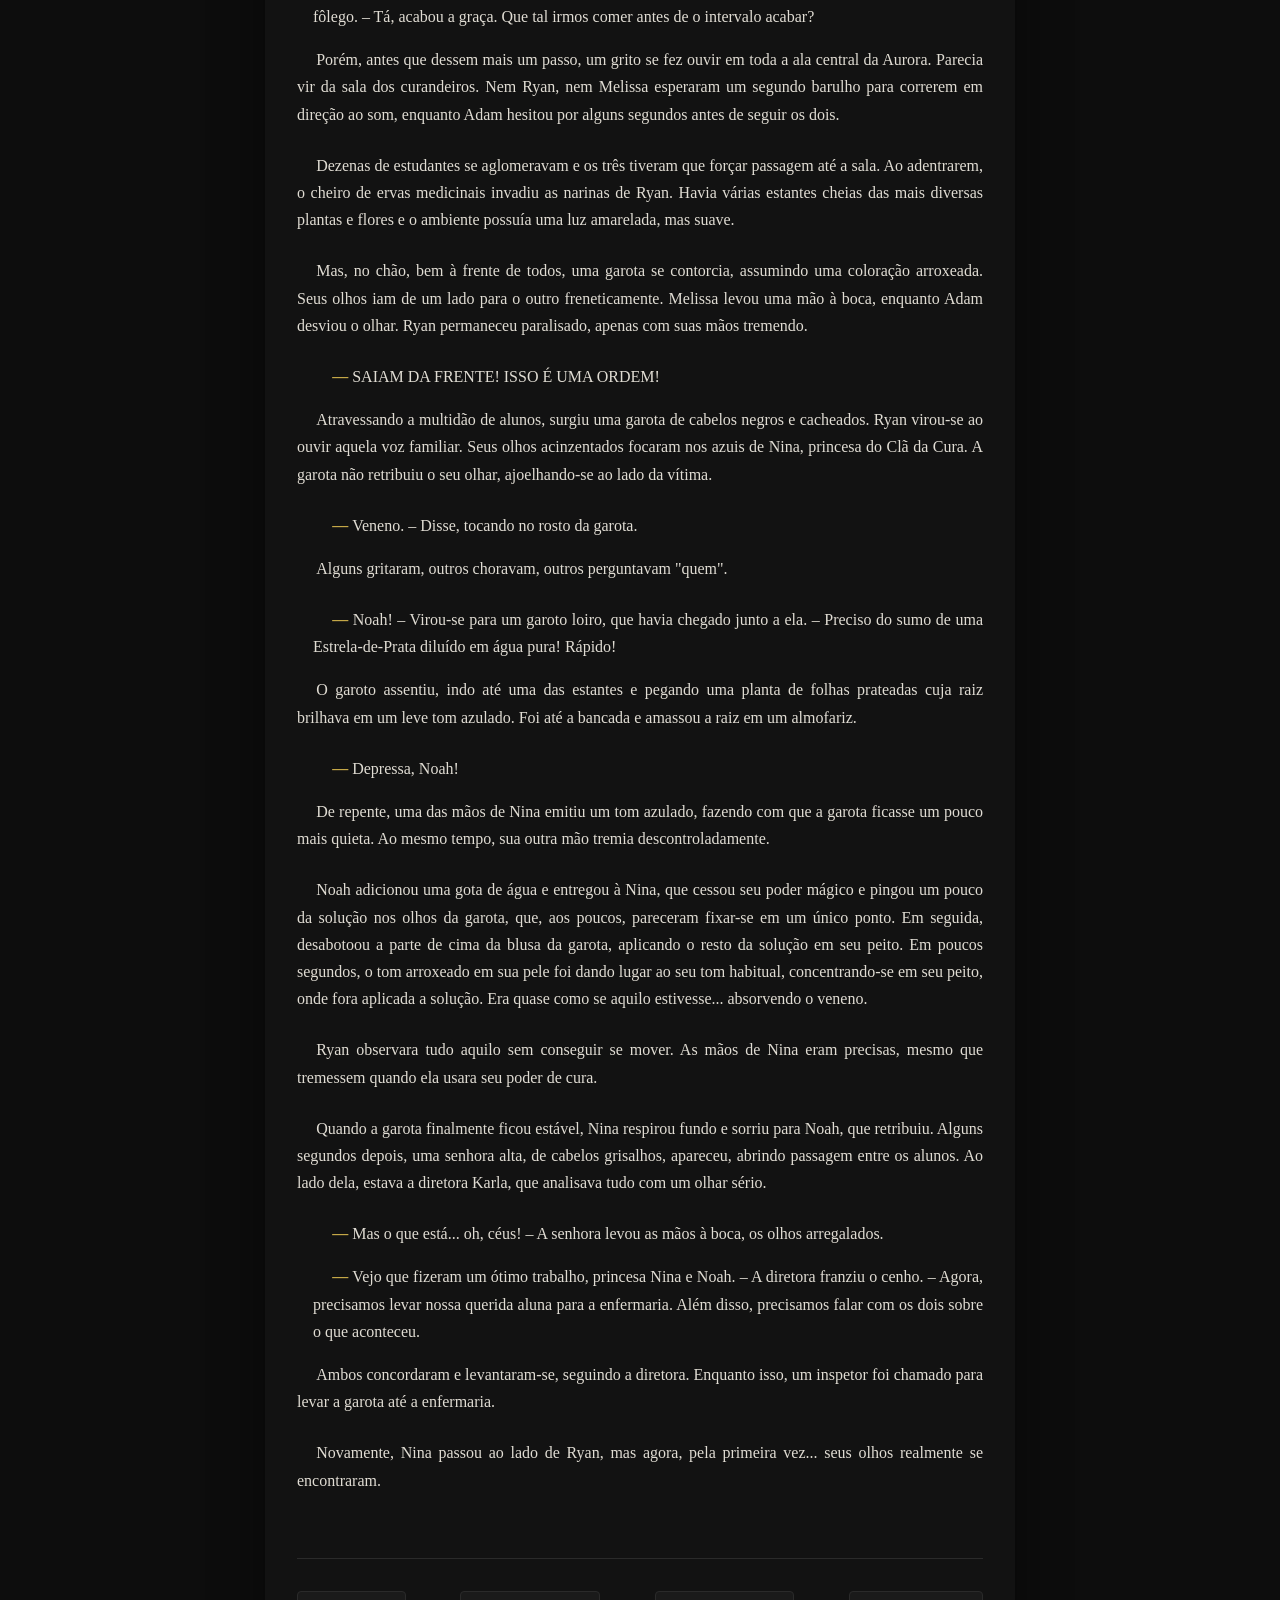
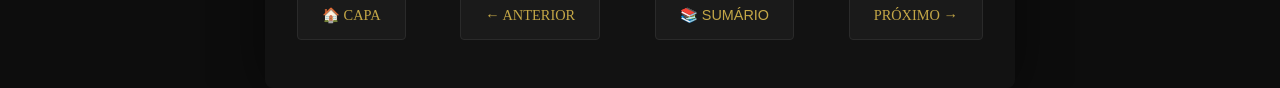
<file: capitulos/capitulo-5.html>
<!DOCTYPE html>
<html lang="pt-br">

<head>
    <meta charset="UTF-8">
    <meta name="viewport" content="width=device-width, initial-scale=1.0">
    <title>Alvoran: Capítulo 5</title>
    <link rel="stylesheet" href="../css/estilo.css">
</head>

<body>
    <div class="container-livro">
        <h1>Capítulo 5: Veneno</h1>

        <div class="texto-capitulo">
            <p>"Como o Manu está na classe dos Guerreiros?"</p>

            <p>Ryan leu a pergunta pela vigésima vez, enquanto girava a caneta em seus dedos. A folha de papel ainda estava em branco mesmo após trinta minutos.</p>

            <p>Podia mentir. Podia fingir que o irmão estava na mesma classe, junto a eles... e sabia que podia.</p>

            <p>Encostou a ponta da caneta no início da folha, levando a mão à testa. Respirou fundo, enquanto penteava os cabelos para trás com os dedos. Sua perna tremia insistentemente até que, finalmente, moveu a caneta, escrevendo as primeiras palavras
                de sua resposta:</p>

            <!-- INÍCIO DA CARTA -->
            <div class="carta">
                <div class="carta-cabecalho">
                    Academia Aurora, 25º dia do Outono
                </div>

                <div class="carta-saudacao">
                    Tia Melinda,
                </div>

                <div class="carta-corpo">
                    <p>Espero que essa carta a encontre bem.</p>

                    <p>Também sentimos bastante saudades sua, da Lilian e de todos os outros funcionários da mansão. E, é claro...</p>
                </div>
            </div>

            <!-- INTERRUPÇÃO 1 -->
            <p>Ryan hesitou por alguns segundos, manchando levemente o papel onde havia parado a ponta da caneta.</p>

            <!-- CARTA - PARTE 2 -->
            <div class="carta-continuacao">
                <div class="carta-corpo">
                    <p>...do pai.</p>

                    <p>Ouvi falar que, no Sul, as rebeliões estão cada vez mais difíceis de conter. É um alívio que o pai tenha retornado bem.</p>

                    <p>Por aqui, acho que posso dizer que está tranquilo, mesmo sendo meu último ano. Admito que estou um tanto ansioso pelo que vai vir depois, mas sei que você irá me ajudar com o que for necessário.</p>

                    <p>Quanto à Mel, ela está se saindo bem, mas continua teimosa como sempre. Acredito que ela também está começando a se sentir ansiosa, já que daqui a dois anos, ela irá comandar nossos soldados.</p>
                </div>
            </div>

            <!-- INTERRUPÇÃO 2 -->
            <p>Ryan respirou fundo lentamente, o estômago afundando.</p>

            <p class="fala">Vamos lá... só... escreve...</p>

            <p>Suas mãos tremiam e sua perna ainda mais. Apenas mais algumas palavras... precisava escrever apenas mais algumas palavras...</p>

            <p>Suspirou novamente, fechando os olhos durante alguns segundos antes de voltar a escrever.</p>

            <!-- CARTA - PARTE 3 (continuação) -->
            <div class="carta-continuacao">
                <div class="carta-corpo">
                    <p>E, finalmente, sobre o Manu: ele está se saindo bem para um primeiro ano. A Melissa disse que ele está se saindo melhor do que ela, inclusive – o que acho um pequeno exagero.</p>

                    <p>Pode ficar tranquila, tia. Tudo está indo muito bem.</p>
                </div>

                <div class="carta-despedida">
                    Com amor, de seu sobrinho
                </div>

                <div class="carta-assinatura">
                    Ryan
                </div>
            </div>
            <!-- FIM DA CARTA -->

            <p>Releu a carta uma. Duas. Três vezes.</p>

            <p>Tecnicamente, não era uma mentira. Manoel estava de fato se saindo bem – Ryan achava – mas não na classe em que a tia imaginava que ele estaria.</p>

            <p>Dobrou o papel e acendeu uma pequena chama na ponta de seu dedo, encostou-o no verso, selando a carta com o brasão do Grande Clã do Fogo.</p>

            <p>Ryan esfregou o rosto com as mãos. Seu estômago pesando cada vez mais... mas precisava fazer isso. Pelo bem de Manoel.</p>

            <p>Abriu uma gaveta de sua mesa de cabeceira, jogando a carta lá. Enviaria em algumas horas... talvez amanhã... ou depois... ou quando conseguisse encarar o próprio reflexo sem sentir raiva – e vergonha – de si mesmo.</p>

            <p class="separador">***</p>

            <p>Quando o intervalo da manhã finalmente começou, Ryan já sentia as costelas levemente doloridas – Dalena havia as acertado durante um momento de desatenção. Mesmo com o desconforto, caminhava normalmente até o refeitório.</p>

            <p>Momentos antes, havia recebido uma "ameaça" vinda de Melissa para que fosse falar com Manoel. Quando perguntou se não o acompanharia, ela o dispensou, dizendo ter combinado de passar o intervalo com alguns amigos dos Curandeiros e dos Pesquisadores.</p>

            <p>Alguns minutos depois, Ryan olhava fixamente para as portas do refeitório. Segurava um cacho de uvas embaixo da mesa e apoiava a cabeça em uma das mãos.</p>

            <p>Sentiu um frio na barriga ao ver um garoto adentrar o local. Era um pouco baixo se comparado aos garotos de sua idade. Tinha sardas em quase todo o rosto, cabelos ruivos e seus olhos acinzentados – assim como os de Ryan – se arregalaram consideravelmente
                ao vê-lo.</p>

            <p>Sorriu rapidamente – quase que de forma automática – e respirou fundo antes de o chamar para sentar-se à mesa junto a ele. Manoel hesitou durante alguns segundos antes de ir até o irmão. Os passos um pouco contidos. Sentou-se, a cabeça baixa,
                torcendo a barra de seu uniforme.</p>

            <p>Ryan analisou os sóis bordados nos uniformes de ambos, focando no seu durante alguns momentos. O silêncio pareceu pesar mais do que qualquer coisa, além de parecer durar uma eternidade. Até que, enfim, o mais novo rompeu o silêncio:</p>

            <p class="fala">Não esperava te ver. – Olhou para o chão ao seu lado. – Tava esperando a Mel...</p>

            <p class="fala">Eu imagino que sim. – Desviou o olhar dos sóis e olhou diretamente para Manoel. – Eu... devia ter vindo antes.</p>

            <p>Manoel assentiu, sem olhar para o irmão. Ryan tentou encontrar as palavras certas, mas elas pareciam evaporar a cada vez que sua boca abria.</p>

            <p class="fala">Olha Manu, foi uma surpresa muito grande, entende? Eu esperava que você fosse pros Guerreiros, a Mel esperava, a tia Melinda e... o pai também.</p>

            <p>Manoel, enfim, levantou a cabeça. Retribuindo o olhar de Ryan, ainda em silêncio.</p>

            <p class="fala">Eu fiquei preocupado. Na verdade, fiquei com medo do pai falar algo ou tentar fazer algo com você. Você sabe como ele é. E se... – A perna de Ryan tremia ainda mais do que antes. – E se eu não conseguisse te proteger...</p>

            <p class="fala">Uma semana...</p>

            <p>Ryan encarou o irmão, o cenho franzido.</p>

            <p class="fala">Você não veio me ver durante uma semana.</p>

            <p>O mais velho abriu a boca, mas Manoel continuou:</p>

            <p class="fala">E eu sei que foi de propósito. Você... – Sua voz estava embargada. – Você me evitou.</p>

            <p>Ryan afastou-se um pouco, assumindo uma postura mais rígida. Depois, olhou para as uvas que segurava – antes planejara dividir com o irmão.</p>

            <p class="fala">Eu te vi no corredor, Ryan. E eu sei que você me viu também. – Os olhos de Manoel estavam marejados.</p>

            <p class="fala">Manu, eu não tinha ideia do que te dizer naquela hora, por isso eu... eu...</p>

            <p class="fala">Você não disse nada, irmão. – Manoel desviou o olhar para as portas do refeitório. – Você não perguntou, mas se quiser saber, eu tô feliz.</p>

            <p>De repente, a dor nas costelas sumiu. Não por alívio. Mas Ryan simplesmente ficara dormente. Não conseguia sentir nada além de culpa e vergonha.</p>

            <p class="fala">Fiz alguns amigos nos Engenheiros. O Luca, do Clã da Forja, me ajuda bastante e o Miguel também. E, sinceramente, tô achando os conteúdos bem fáceis se comparar com tudo aquilo que eu via o pai te forçando a aprender quando estávamos em casa.</p>

            <p>Ryan abriu a boca novamente, mas as palavras não saíam. Manoel simplesmente ignorou e continuou, mudando de assunto:</p>

            <p class="fala">Também conheci uma garota, a Nina. Ela é bem bonita e eu acho que você já a conhece, já que ela é amiga da Mel e, também, é princesa do Clã da Cura.</p>

            <p>O garoto esfregou os olhos com um de seus braços, antes de olhar para o irmão mais velho:</p>

            <p class="fala">Eu tô bem. Não precisa se preocupar. E sobre o pai... isso é entre mim e ele.</p>

            <p class="fala">Manoel...</p>

            <p>O intervalo acabou antes que Ryan pudesse dizer mais alguma coisa. O menor o encarou durante mais alguns segundos. Os olhos vermelhos. Depois, caminhou em direção à porta, virando-se apenas para repetir, uma última vez:</p>

            <p class="fala">Eu tô bem.</p>

            <p>Ryan continuou sentado, segurando as uvas – o cacho ainda estava completo – enquanto centenas de alunos saíam do refeitório, voltando para as aulas. A última frase de Manoel ecoava insistentemente em sua cabeça. "Eu tô bem". Se sentiu completamente
                impotente.
            </p>

            <p>Principalmente porque sabia que aquilo era uma grande mentira.</p>

            <p class="separador">***</p>

            <p>Horas depois, Ryan tentava lidar com a velocidade com que sua mente o condenava e, ao mesmo tempo, focar em seu treinamento, repetindo movimentos básicos com a espada.</p>

            <p class="fala">Príncipe Ryan!</p>

            <p>Dalena fez sinal para que fosse até ela, no outro lado do campo. Estava acompanhada de um garoto magro de cabelos castanhos. Parecia ser um segundanista. Ryan caminhou até onde os dois estavam, notando que o garoto segurava um bastão de madeira
                e suava demais para alguém que havia acabado de entrar no campo.</p>

            <p class="fala">Príncipe, esse é Theo, do Clã da Brisa. – Dalena apontou para o garoto e, em seguida, para Ryan. – Theo, você já deve saber, mas este é Ryan, príncipe do Clã do Fogo.</p>

            <p class="fala">É-é um prazer conhecê-lo, prín-príncipe! – O garoto curvou-se.</p>

            <p class="fala">O prazer é meu, Theo. – Ryan sorriu levemente. – Não precisa ficar tão nervoso. – Voltou-se para Dalena. – E então, por que me chamou?</p>

            <p class="fala">Quero que treine ele.</p>

            <p>Theo endireitou-se bruscamente, olhando fixamente para a mentora. Ryan levantou as sobrancelhas e voltou a olhar para o garoto. Dalena continuou:</p>

            <p class="fala">Preciso treinar os outros calouros e como o mentor Gerardo está doente esses dias, está um pouco complicado para mim treinar todos. Além de que isso irá ajudar você no seu próprio treinamento. Você se opõe?</p>

            <p class="fala">Não, está tudo bem. Você tem razão. – Ryan virou-se fazendo sinal para que Theo o acompanhasse. – Vamos lá, garoto.</p>

            <p>Ambos seguiram até a outra ponta do campo – onde Ryan estivera antes de ser chamado – e pararam frente a frente. O ruivo pediu a Theo que assumisse posição de combate, ao que foi obedecido imediatamente.</p>

            <p>Ryan deu a volta em torno do garoto, que tremia segurando o bastão.</p>

            <p class="fala">Você tá tensionando demais os joelhos, relaxa mais o corpo.</p>

            <p>Alguns minutos depois, o ruivo já havia o ajudado a corrigir boa parte de seus erros relacionados tanto à postura quanto ao manuseio da arma. Theo golpeava o ar repetidas vezes, na mesma direção.</p>

            <p class="fala">Pense na espada, ou bastão nesse caso, como uma extensão de seu braço. E não um peso a mais. Vamos lá, ataque mais uma vez.</p>

            <p>O garoto golpeou novamente, dessa vez um pouco mais rápido.</p>

            <p class="fala">Isso, tá melhor. Mas ainda tá fraco. Mais uma vez.</p>

            <p>Enquanto Theo seguiu repetindo os movimentos, Ryan finalmente entendeu o que Dalena havia dito dias atrás.</p>

            <p>Ryan realmente era bastante habilidoso e melhor do que muitos. Mas, ainda assim, nada disso adiantaria se não pudesse proteger quem amava. A conversa com o irmão ainda se repetia em sua mente, como um filme ruim.</p>

            <p>O treinamento se estendeu durante uma hora e meia, até que todos foram liberados para o intervalo da tarde. Ryan estava se despedindo de Theo, quando Melissa chegou correndo.</p>

            <p>A garota tinha os cabelos ruivos presos em um coque alto e carregava um arco flecha feito de madeira. Ao vê-la, Theo gaguejou um cumprimento e foi até a saída do campo, apressado. Ryan sorriu, acenando para o garoto, enquanto Melissa, com
                uma sobrancelha arqueada, o acompanhava com o olhar.</p>

            <p class="fala">Quem era aquele magrelo?</p>

            <p class="fala">É o Theo, do Clã da Brisa. A Dalena me pôs pra treinar ele essa tarde.</p>

            <p class="fala">Ele parece ser um desastre ambulante.</p>

            <p class="fala">Ele só é inseguro. Se ele trabalhar isso e tiver um pouco mais de treinamento... talvez consiga exceder a média dos outros guerreiros.</p>

            <p class="fala">Talvez. – Melissa virou-se bruscamente para o irmão. – Mas temos assuntos mais importantes! Você falou com o Manu?</p>

            <p>Ryan encarou a irmã, depois desviou o olhar para a barra de seu uniforme de treinamento – uma regata negra com sóis dourados bordados nas cavas e na barra – buscando a melhor maneira de contar sobre o que havia acontecido.</p>

            <p class="fala">Falei. – Disse, finalmente.</p>

            <p class="fala">E como...</p>

            <p>A garota hesitou ao perceber o olhar caído do irmão.</p>

            <p class="fala">Parece que não foi a melhor conversa do mundo, então. – Suspirou. – Ai vocês, viu? Enfim, vamos nos trocar. Você tá fedendo.</p>

            <p class="fala">Digo o mesmo de você-</p>

            <p>Melissa fechou o punho, acertando a parte de cima da cabeça do irmão, que resmungou com o golpe.</p>

            <p>Passaram pelo arsenal, onde Ryan suspendeu a espada em um suporte de ferro forjado na parede e Melissa desarmou o arco, pendurando-o em um gancho de couro. Depois, foram até os vestiários, saindo de lá com os uniformes padrão da Aurora.</p>

            <p>A caminho do refeitório, se depararam com Adam do Clã da Mente. Conversava com uma garota morena que sorria de forma boba e tinha o rosto levemente avermelhado. Parecia ser dos Estrategistas assim como ele e discutiam sobre a última aula.
                Mais precisamente, sobre como Adam havia apresentado a melhor estratégia para uma batalha sob a mesma situação que fora repassada para todos da turma.</p>

            <p>Ryan percebeu que sua irmã riu baixinho, antes falar alto o suficiente para que todo o corredor ouvisse:</p>

            <p class="fala">Ryan! Eu não acredito que aquele é o seu namorado de conversinha com outra!!! Você tá vendo aquilo?! – A garota cruzou os braços. – Eu bem que avisei que ele não era flor que se cheire!</p>

            <p>A garota que conversava com Adam levantou as sobrancelhas, olhando de Melissa para Ryan e de Ryan para Adam. Um segundo depois, levou as duas mãos à boca. Vários alunos haviam parado para assistir ao que estava acontecendo. Alguns riam enquanto
                outros estavam apenas surpresos.</p>

            <p class="fala">O quê? Ficou maluca, Melissa?! – Ryan pôs a mão na boca da irmã, impedindo-a de continuar a falar qualquer coisa.</p>

            <p>Adam tentava se explicar para a garota ao seu lado, mas esta mal o ouvia. Ela levou uma das mãos à cintura e, com a outra, acertou um tapa em seu rosto:</p>

            <p class="fala">Como você teve coragem de fazer algo assim comigo?</p>

            <p>A garota foi até Ryan, que ainda segurava a irmã e curvou-se diante dele.</p>

            <p class="fala">Peço mil desculpas, príncipe Ryan. Eu realmente não sabia.</p>

            <p class="fala">Não é nada disso que você tá pensando! Eu e ele não...</p>

            <p>Antes que Ryan pudesse completar a frase, a garota foi embora e Melissa finalmente conseguiu se soltar, gargalhando.</p>

            <p class="fala">Eu só não te mato agora porque você é minha irmã!</p>

            <p class="fala">Eu vou ter um trabalhão pra fazer as coisas voltarem ao normal... – Adam suspirou, esfregando o lado do rosto.</p>

            <p class="fala">Por que você resolveu fazer isso, hein? – Ryan ainda encarava a irmã, o rosto vermelho assim como seus cabelos.</p>

            <p class="fala">Ah, Mel, quando ficar com tanto ciúme assim de novo é só me dizer. Não precisa fazer um escândalo. – Adam riu, falando tão alto quanto Melissa, fazendo todos ao redor ficarem ainda mais interessados.</p>

            <p>Ryan encarou o amigo, em dúvida se queria rir por ter sido vingado ou agredi-lo pela piadinha feita com a irmã. Enquanto Melissa, que estava rindo até aquele momento, ficou séria de repente, encarando Adam como se fosse incinerá-lo a qualquer
                momento.
            </p>

            <p class="fala">Nem morta eu teria ciúmes de alguém como você. – Melissa respirou fundo, recuperando o fôlego. – Tá, acabou a graça. Que tal irmos comer antes de o intervalo acabar?</p>

            <p>Porém, antes que dessem mais um passo, um grito se fez ouvir em toda a ala central da Aurora. Parecia vir da sala dos curandeiros. Nem Ryan, nem Melissa esperaram um segundo barulho para correrem em direção ao som, enquanto Adam hesitou por
                alguns segundos antes de seguir os dois.</p>

            <p>Dezenas de estudantes se aglomeravam e os três tiveram que forçar passagem até a sala. Ao adentrarem, o cheiro de ervas medicinais invadiu as narinas de Ryan. Havia várias estantes cheias das mais diversas plantas e flores e o ambiente possuía
                uma luz amarelada, mas suave.</p>

            <p>Mas, no chão, bem à frente de todos, uma garota se contorcia, assumindo uma coloração arroxeada. Seus olhos iam de um lado para o outro freneticamente. Melissa levou uma mão à boca, enquanto Adam desviou o olhar. Ryan permaneceu paralisado,
                apenas com suas mãos tremendo.</p>

            <p class="fala">SAIAM DA FRENTE! ISSO É UMA ORDEM!</p>

            <p>Atravessando a multidão de alunos, surgiu uma garota de cabelos negros e cacheados. Ryan virou-se ao ouvir aquela voz familiar. Seus olhos acinzentados focaram nos azuis de Nina, princesa do Clã da Cura. A garota não retribuiu o seu olhar,
                ajoelhando-se ao lado da vítima.</p>

            <p class="fala">Veneno. – Disse, tocando no rosto da garota.</p>

            <p>Alguns gritaram, outros choravam, outros perguntavam "quem".</p>

            <p class="fala">Noah! – Virou-se para um garoto loiro, que havia chegado junto a ela. – Preciso do sumo de uma Estrela-de-Prata diluído em água pura! Rápido!</p>

            <p>O garoto assentiu, indo até uma das estantes e pegando uma planta de folhas prateadas cuja raiz brilhava em um leve tom azulado. Foi até a bancada e amassou a raiz em um almofariz.</p>

            <p class="fala">Depressa, Noah!</p>

            <p>De repente, uma das mãos de Nina emitiu um tom azulado, fazendo com que a garota ficasse um pouco mais quieta. Ao mesmo tempo, sua outra mão tremia descontroladamente.</p>

            <p>Noah adicionou uma gota de água e entregou à Nina, que cessou seu poder mágico e pingou um pouco da solução nos olhos da garota, que, aos poucos, pareceram fixar-se em um único ponto. Em seguida, desabotoou a parte de cima da blusa da garota,
                aplicando o resto da solução em seu peito. Em poucos segundos, o tom arroxeado em sua pele foi dando lugar ao seu tom habitual, concentrando-se em seu peito, onde fora aplicada a solução. Era quase como se aquilo estivesse... absorvendo
                o veneno.</p>

            <p>Ryan observara tudo aquilo sem conseguir se mover. As mãos de Nina eram precisas, mesmo que tremessem quando ela usara seu poder de cura.</p>

            <p>Quando a garota finalmente ficou estável, Nina respirou fundo e sorriu para Noah, que retribuiu. Alguns segundos depois, uma senhora alta, de cabelos grisalhos, apareceu, abrindo passagem entre os alunos. Ao lado dela, estava a diretora Karla,
                que analisava tudo com um olhar sério.</p>

            <p class="fala">Mas o que está... oh, céus! – A senhora levou as mãos à boca, os olhos arregalados.</p>

            <p class="fala">Vejo que fizeram um ótimo trabalho, princesa Nina e Noah. – A diretora franziu o cenho. – Agora, precisamos levar nossa querida aluna para a enfermaria. Além disso, precisamos falar com os dois sobre o que aconteceu.</p>

            <p>Ambos concordaram e levantaram-se, seguindo a diretora. Enquanto isso, um inspetor foi chamado para levar a garota até a enfermaria.</p>

            <p>Novamente, Nina passou ao lado de Ryan, mas agora, pela primeira vez... seus olhos realmente se encontraram.</p>
        </div>

        <div class="navegacao"></div>
    </div>

    <script src="../js/alvoran.js"></script>
</body>

</html>
</file>
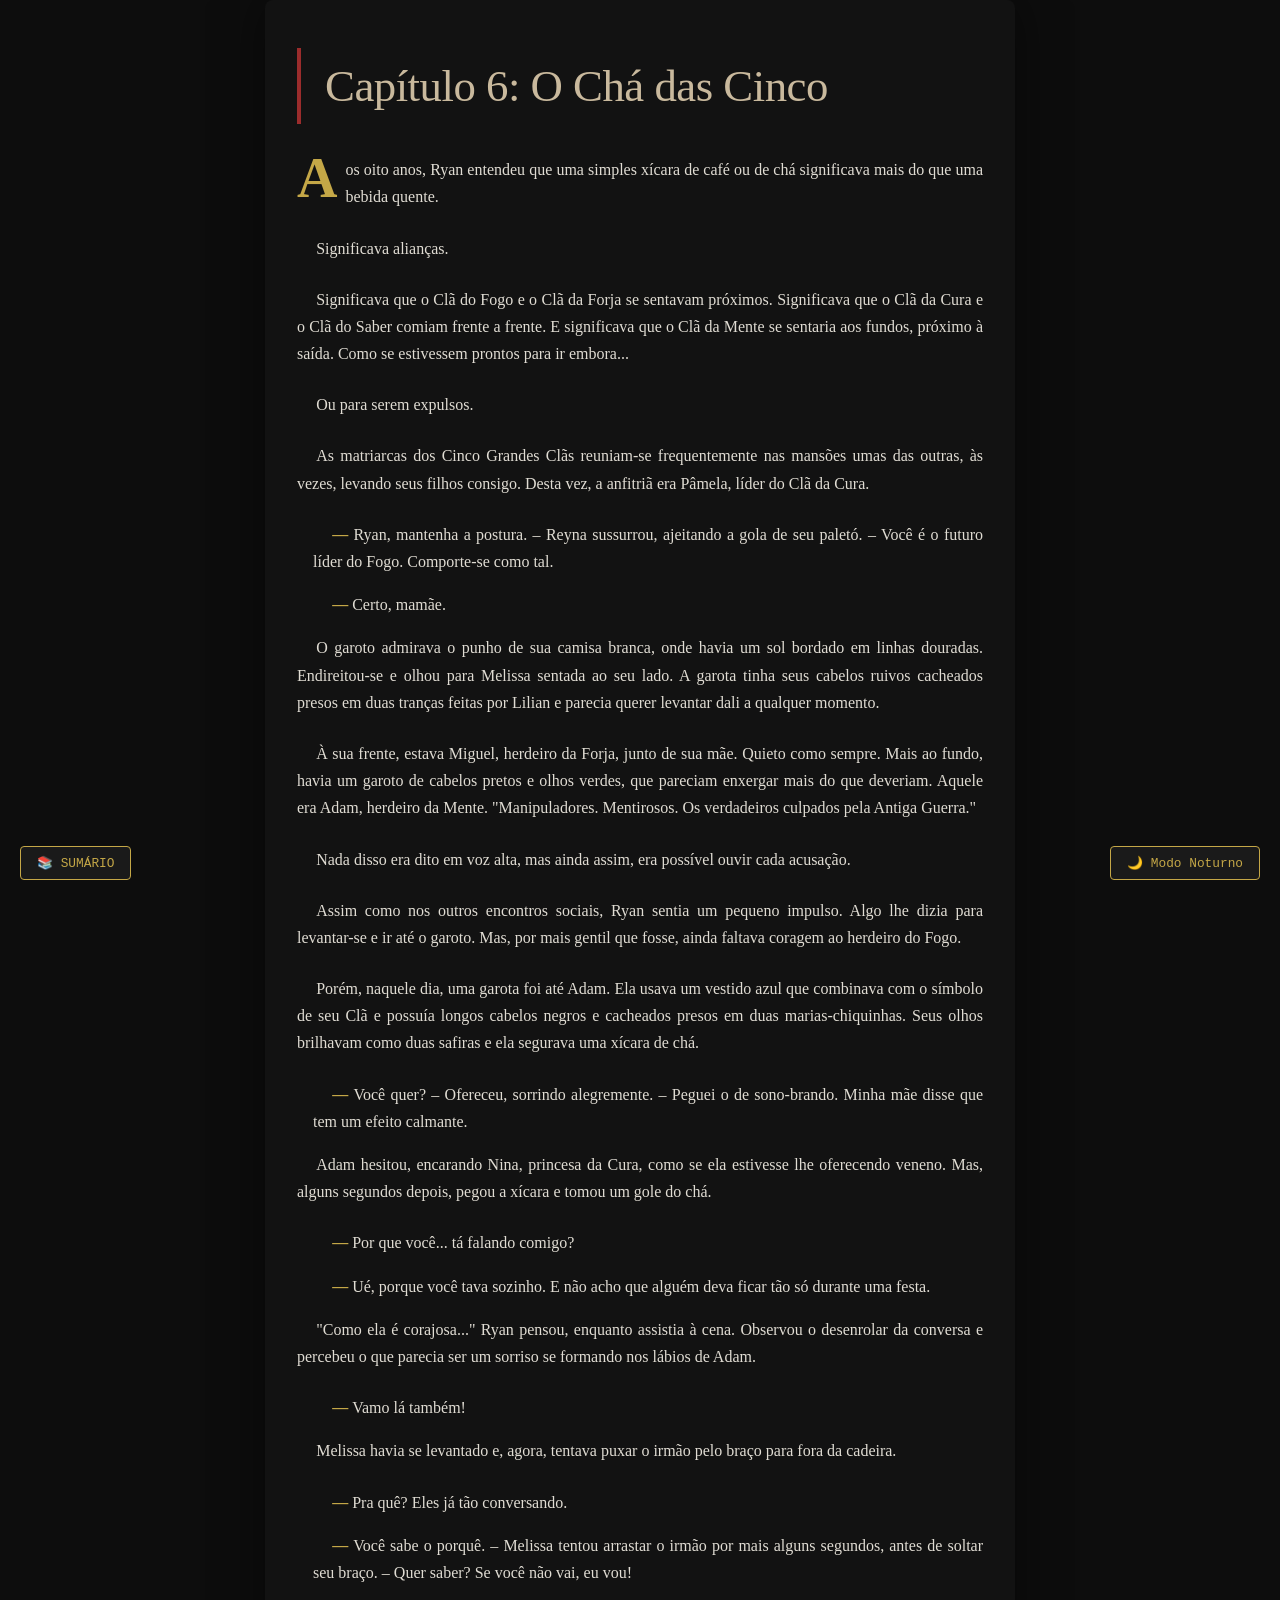
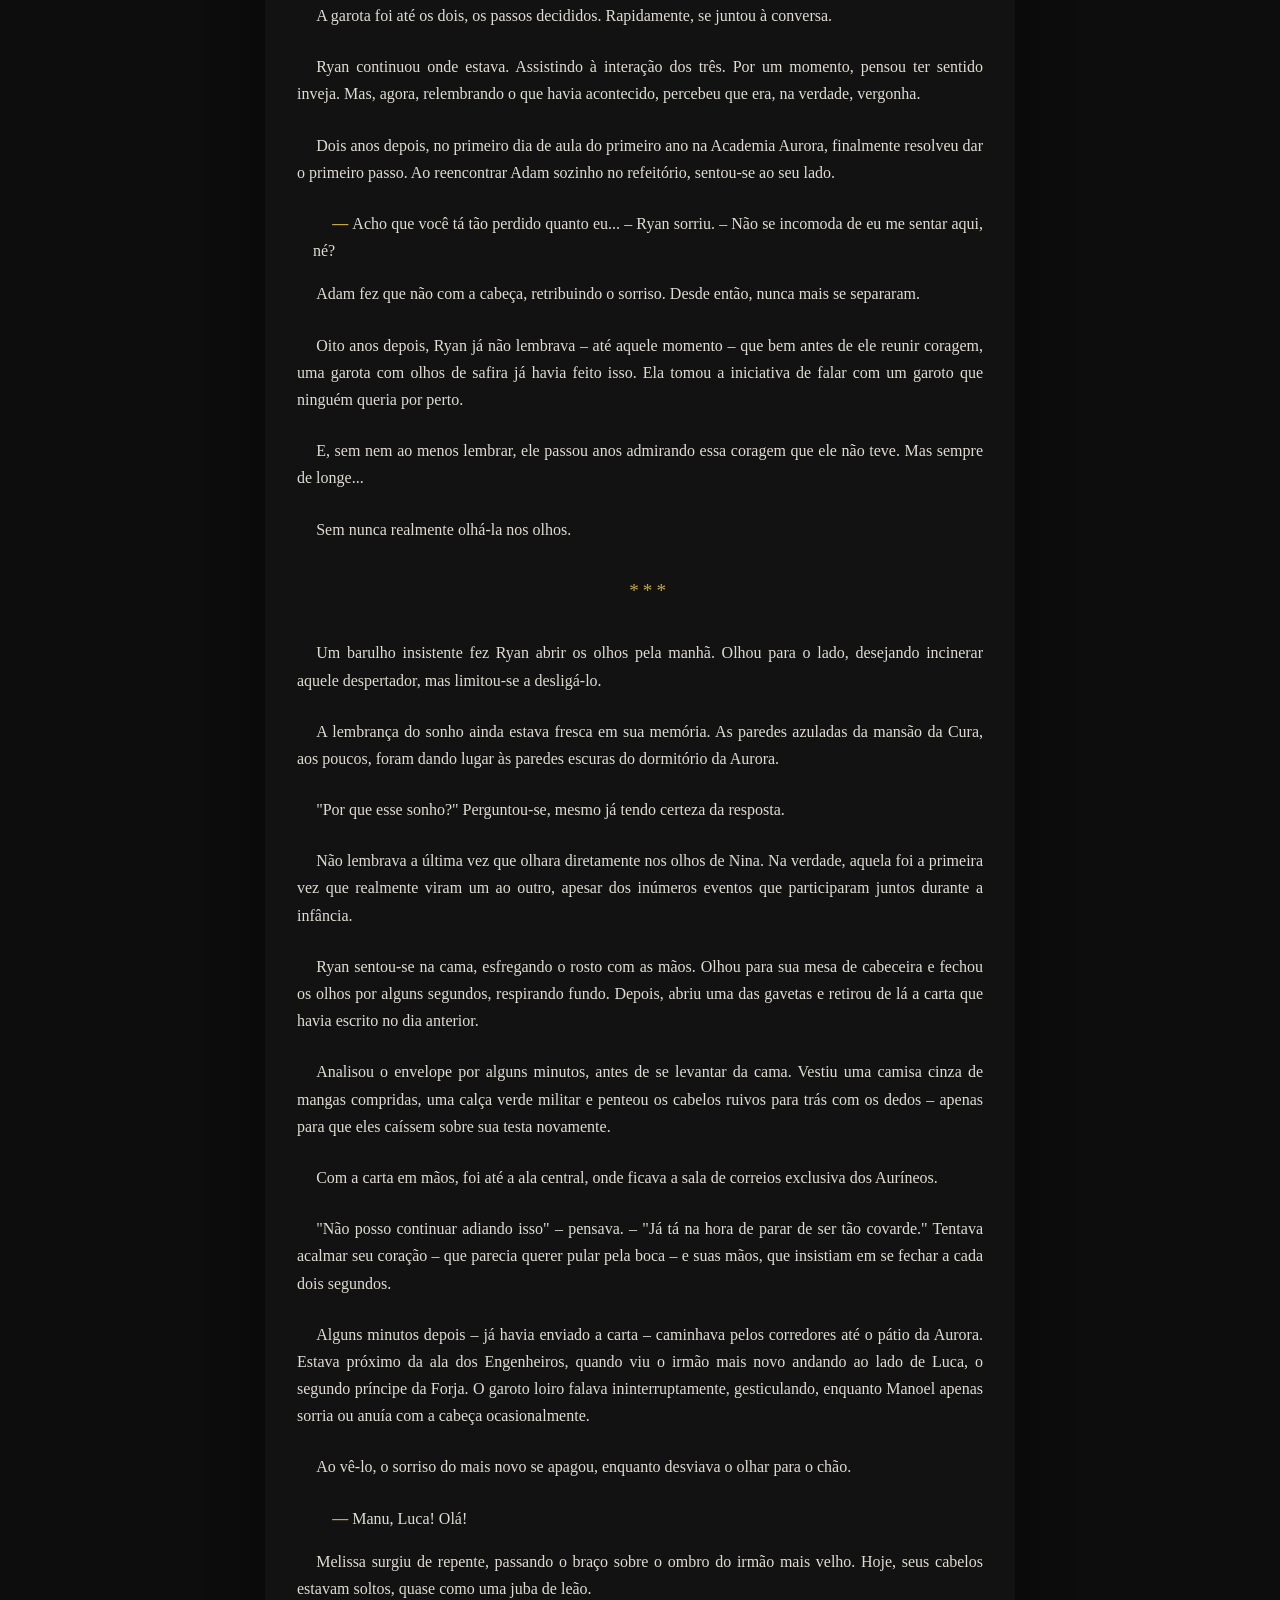
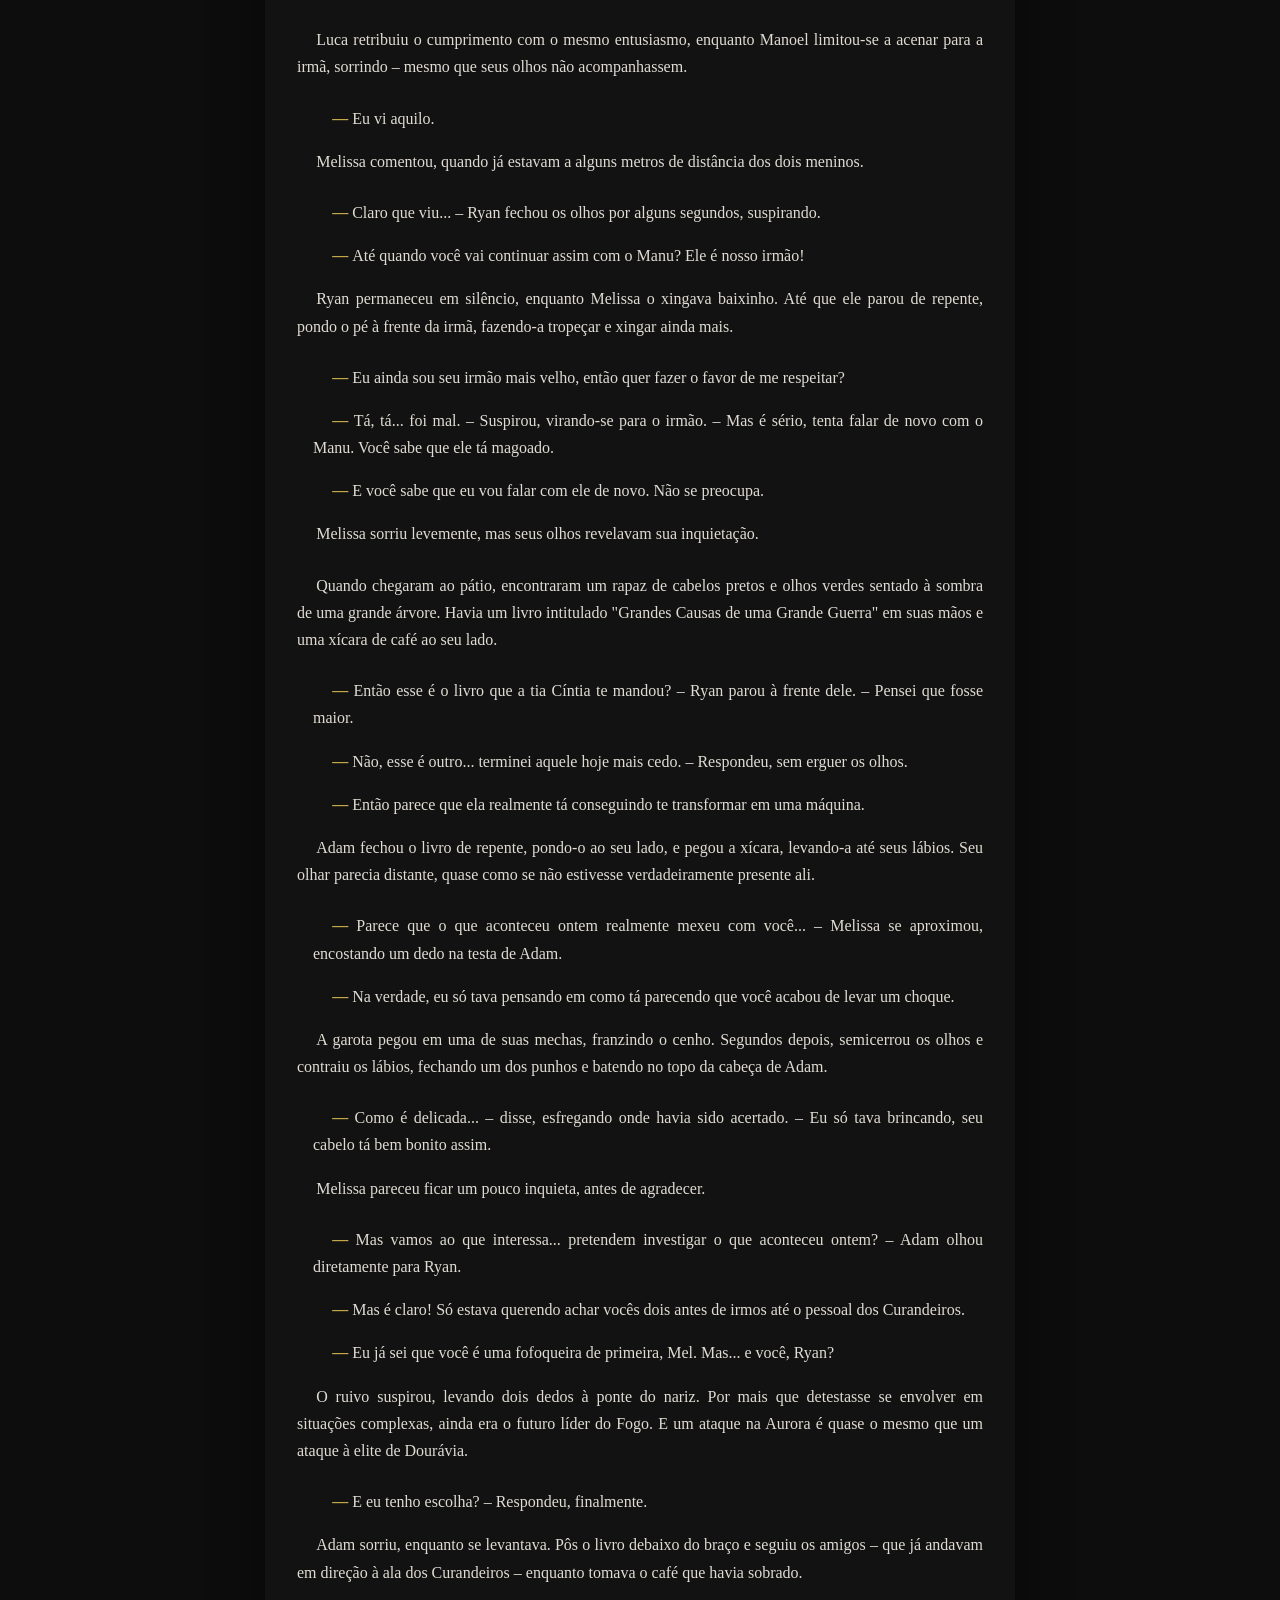
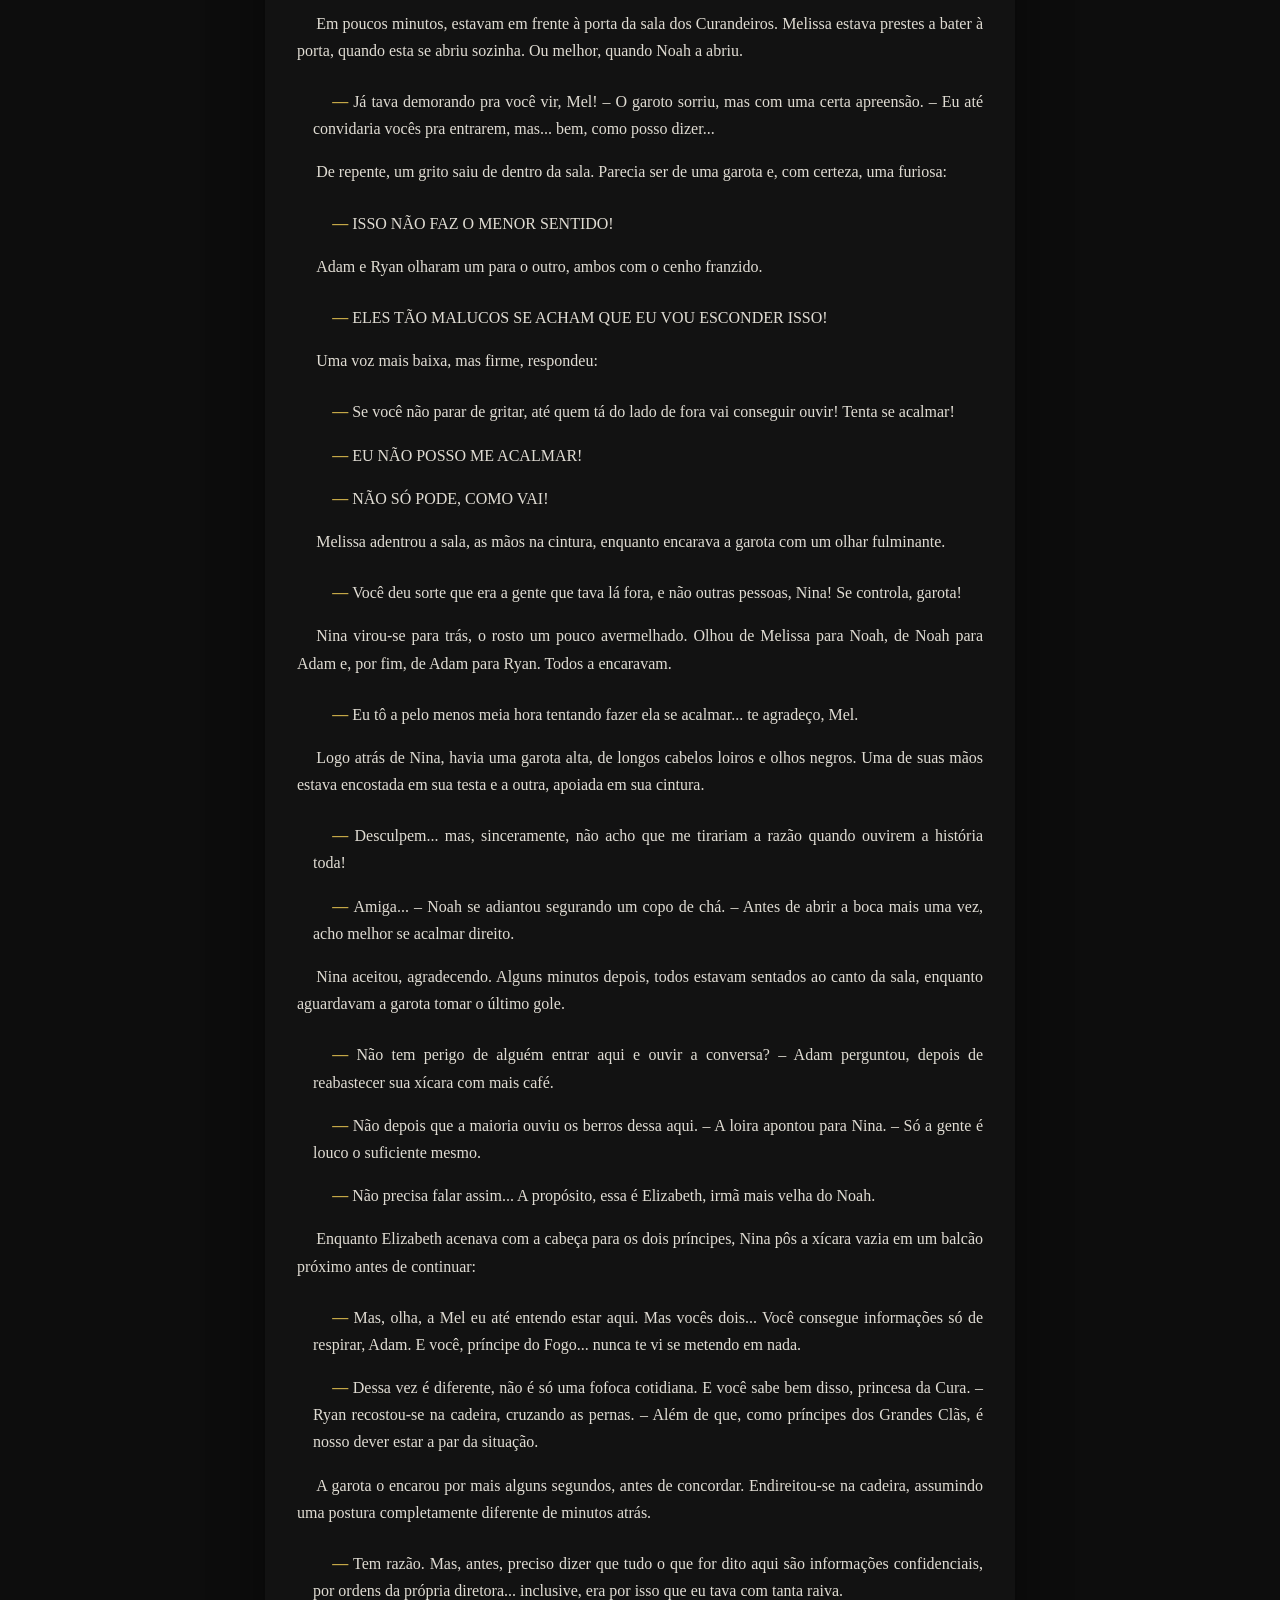
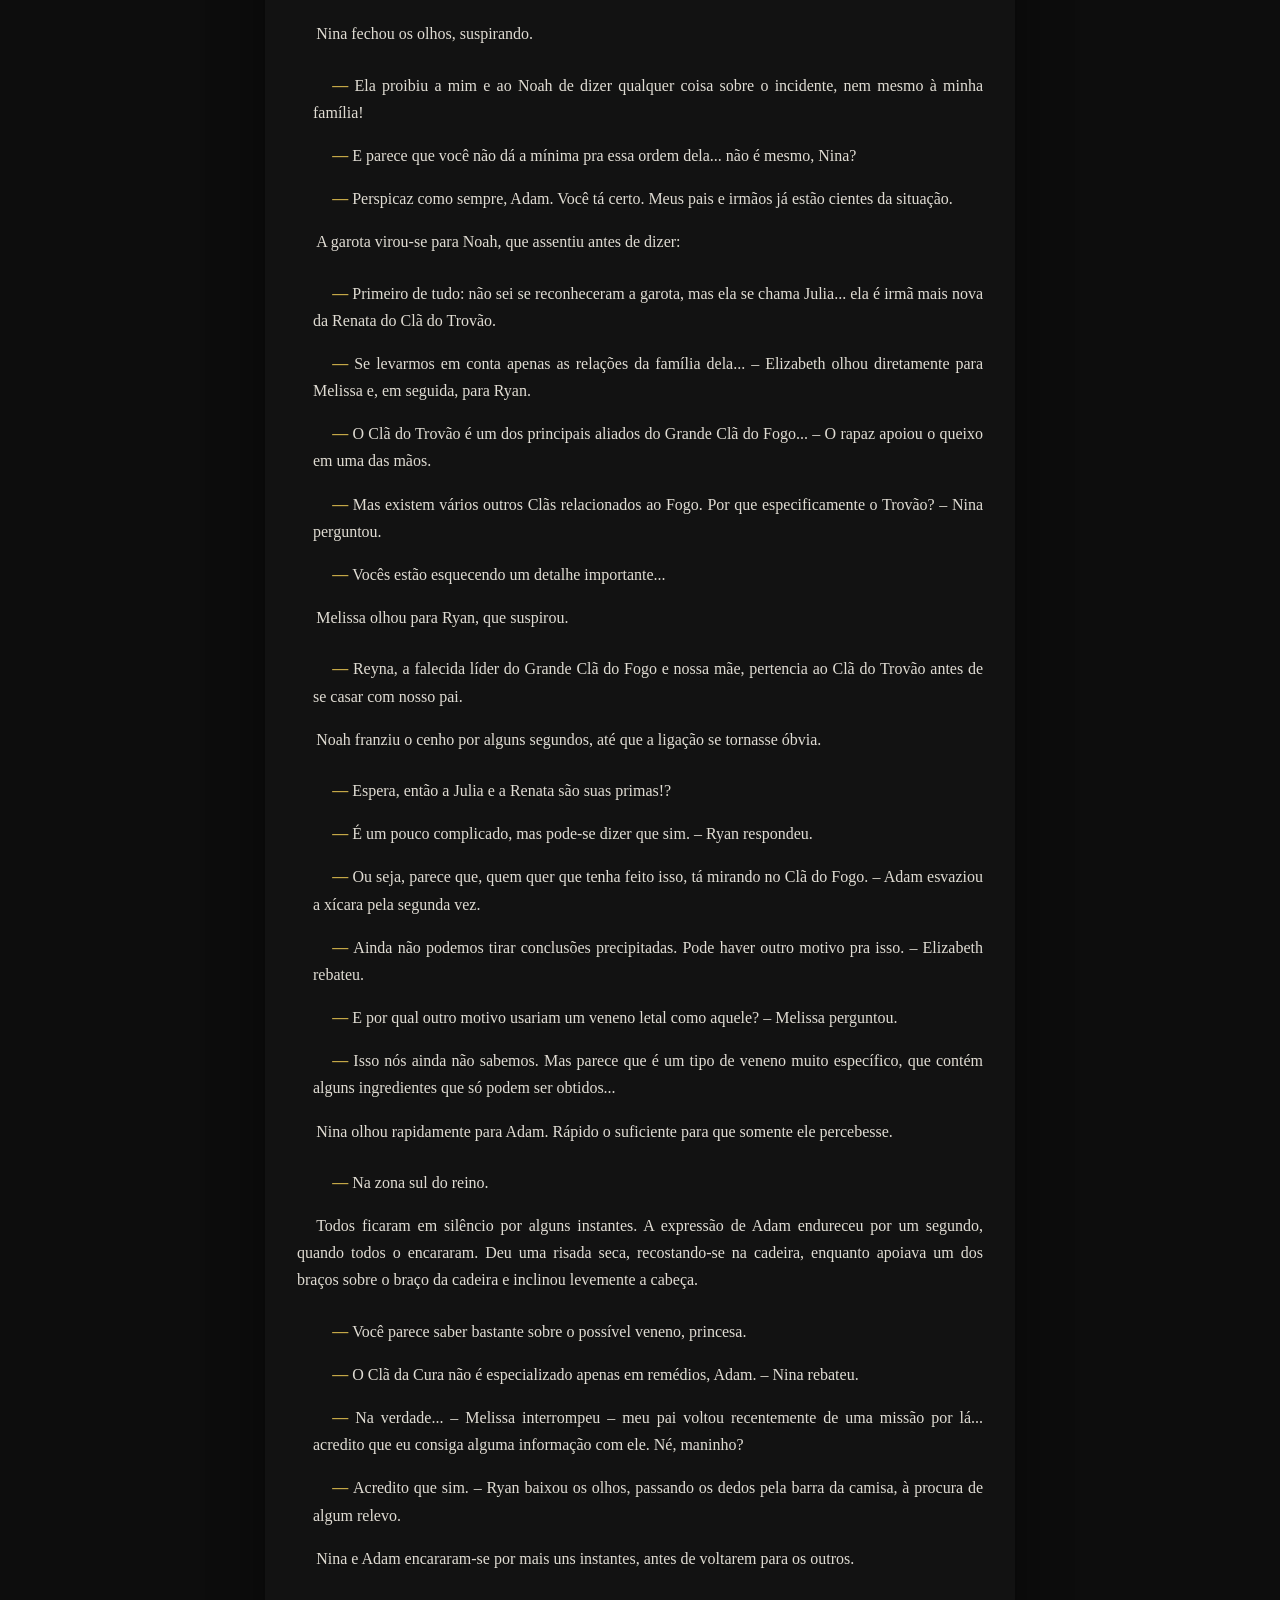
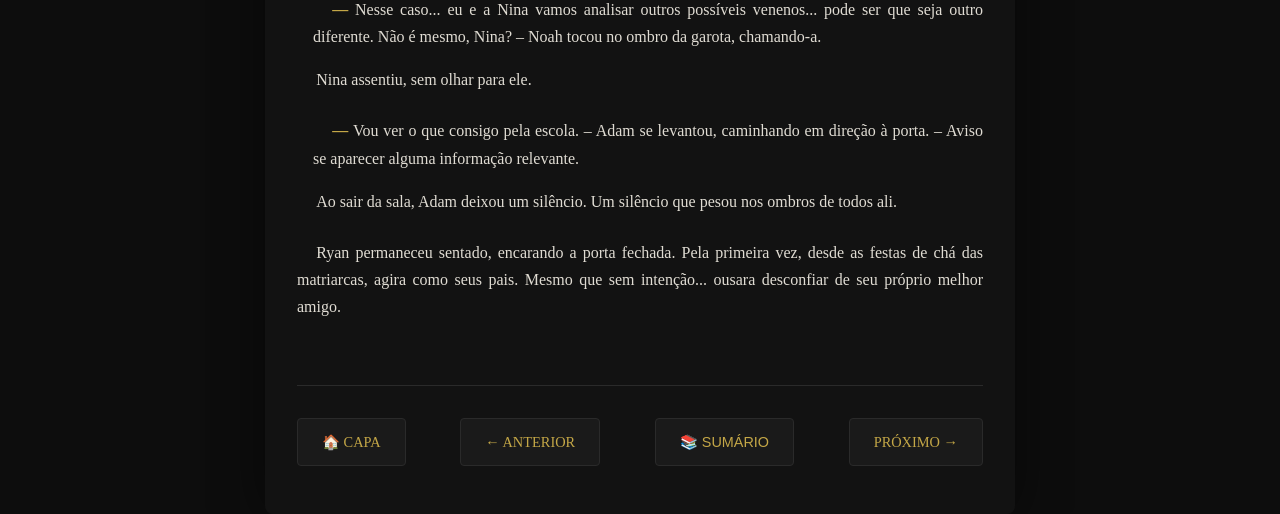
<file: capitulos/capitulo-6.html>
<!DOCTYPE html>
<html lang="pt-br">

<head>
    <meta charset="UTF-8">
    <meta name="viewport" content="width=device-width, initial-scale=1.0">
    <title>Alvoran: Capítulo 6</title>
    <link rel="stylesheet" href="../css/estilo.css">
</head>

<body>
    <div class="container-livro">
        <h1>Capítulo 6: O Chá das Cinco</h1>

        <div class="texto-capitulo">
            <p>Aos oito anos, Ryan entendeu que uma simples xícara de café ou de chá significava mais do que uma bebida quente.</p>

            <p>Significava alianças.</p>

            <p>Significava que o Clã do Fogo e o Clã da Forja se sentavam próximos. Significava que o Clã da Cura e o Clã do Saber comiam frente a frente. E significava que o Clã da Mente se sentaria aos fundos, próximo à saída. Como se estivessem prontos
                para ir embora...</p>

            <p>Ou para serem expulsos.</p>

            <p>As matriarcas dos Cinco Grandes Clãs reuniam-se frequentemente nas mansões umas das outras, às vezes, levando seus filhos consigo. Desta vez, a anfitriã era Pâmela, líder do Clã da Cura.</p>

            <p class="fala">Ryan, mantenha a postura. – Reyna sussurrou, ajeitando a gola de seu paletó. – Você é o futuro líder do Fogo. Comporte-se como tal.</p>

            <p class="fala">Certo, mamãe.</p>

            <p>O garoto admirava o punho de sua camisa branca, onde havia um sol bordado em linhas douradas. Endireitou-se e olhou para Melissa sentada ao seu lado. A garota tinha seus cabelos ruivos cacheados presos em duas tranças feitas por Lilian e parecia
                querer levantar dali a qualquer momento.</p>

            <p>À sua frente, estava Miguel, herdeiro da Forja, junto de sua mãe. Quieto como sempre. Mais ao fundo, havia um garoto de cabelos pretos e olhos verdes, que pareciam enxergar mais do que deveriam. Aquele era Adam, herdeiro da Mente. "Manipuladores.
                Mentirosos. Os verdadeiros culpados pela Antiga Guerra."</p>

            <p>Nada disso era dito em voz alta, mas ainda assim, era possível ouvir cada acusação.</p>

            <p>Assim como nos outros encontros sociais, Ryan sentia um pequeno impulso. Algo lhe dizia para levantar-se e ir até o garoto. Mas, por mais gentil que fosse, ainda faltava coragem ao herdeiro do Fogo.</p>

            <p>Porém, naquele dia, uma garota foi até Adam. Ela usava um vestido azul que combinava com o símbolo de seu Clã e possuía longos cabelos negros e cacheados presos em duas marias-chiquinhas. Seus olhos brilhavam como duas safiras e ela segurava
                uma xícara de chá.</p>

            <p class="fala">Você quer? – Ofereceu, sorrindo alegremente. – Peguei o de sono-brando. Minha mãe disse que tem um efeito calmante.</p>

            <p>Adam hesitou, encarando Nina, princesa da Cura, como se ela estivesse lhe oferecendo veneno. Mas, alguns segundos depois, pegou a xícara e tomou um gole do chá.</p>

            <p class="fala">Por que você... tá falando comigo?</p>

            <p class="fala">Ué, porque você tava sozinho. E não acho que alguém deva ficar tão só durante uma festa.</p>

            <p>"Como ela é corajosa..." Ryan pensou, enquanto assistia à cena. Observou o desenrolar da conversa e percebeu o que parecia ser um sorriso se formando nos lábios de Adam.</p>

            <p class="fala">Vamo lá também!</p>

            <p>Melissa havia se levantado e, agora, tentava puxar o irmão pelo braço para fora da cadeira.</p>

            <p class="fala">Pra quê? Eles já tão conversando.</p>

            <p class="fala">Você sabe o porquê. – Melissa tentou arrastar o irmão por mais alguns segundos, antes de soltar seu braço. – Quer saber? Se você não vai, eu vou!</p>

            <p>A garota foi até os dois, os passos decididos. Rapidamente, se juntou à conversa.</p>

            <p>Ryan continuou onde estava. Assistindo à interação dos três. Por um momento, pensou ter sentido inveja. Mas, agora, relembrando o que havia acontecido, percebeu que era, na verdade, vergonha.</p>

            <p>Dois anos depois, no primeiro dia de aula do primeiro ano na Academia Aurora, finalmente resolveu dar o primeiro passo. Ao reencontrar Adam sozinho no refeitório, sentou-se ao seu lado.</p>

            <p class="fala">Acho que você tá tão perdido quanto eu... – Ryan sorriu. – Não se incomoda de eu me sentar aqui, né?</p>

            <p>Adam fez que não com a cabeça, retribuindo o sorriso. Desde então, nunca mais se separaram.</p>

            <p>Oito anos depois, Ryan já não lembrava – até aquele momento – que bem antes de ele reunir coragem, uma garota com olhos de safira já havia feito isso. Ela tomou a iniciativa de falar com um garoto que ninguém queria por perto.</p>

            <p>E, sem nem ao menos lembrar, ele passou anos admirando essa coragem que ele não teve. Mas sempre de longe...</p>

            <p>Sem nunca realmente olhá-la nos olhos.</p>

            <p class="separador">***</p>

            <p>Um barulho insistente fez Ryan abrir os olhos pela manhã. Olhou para o lado, desejando incinerar aquele despertador, mas limitou-se a desligá-lo.</p>

            <p>A lembrança do sonho ainda estava fresca em sua memória. As paredes azuladas da mansão da Cura, aos poucos, foram dando lugar às paredes escuras do dormitório da Aurora.</p>

            <p>"Por que esse sonho?" Perguntou-se, mesmo já tendo certeza da resposta.</p>

            <p>Não lembrava a última vez que olhara diretamente nos olhos de Nina. Na verdade, aquela foi a primeira vez que realmente viram um ao outro, apesar dos inúmeros eventos que participaram juntos durante a infância.</p>

            <p>Ryan sentou-se na cama, esfregando o rosto com as mãos. Olhou para sua mesa de cabeceira e fechou os olhos por alguns segundos, respirando fundo. Depois, abriu uma das gavetas e retirou de lá a carta que havia escrito no dia anterior.</p>

            <p>Analisou o envelope por alguns minutos, antes de se levantar da cama. Vestiu uma camisa cinza de mangas compridas, uma calça verde militar e penteou os cabelos ruivos para trás com os dedos – apenas para que eles caíssem sobre sua testa novamente.</p>

            <p>Com a carta em mãos, foi até a ala central, onde ficava a sala de correios exclusiva dos Auríneos.</p>

            <p>"Não posso continuar adiando isso" – pensava. – "Já tá na hora de parar de ser tão covarde." Tentava acalmar seu coração – que parecia querer pular pela boca – e suas mãos, que insistiam em se fechar a cada dois segundos.</p>

            <p>Alguns minutos depois – já havia enviado a carta – caminhava pelos corredores até o pátio da Aurora. Estava próximo da ala dos Engenheiros, quando viu o irmão mais novo andando ao lado de Luca, o segundo príncipe da Forja. O garoto loiro falava
                ininterruptamente, gesticulando, enquanto Manoel apenas sorria ou anuía com a cabeça ocasionalmente.</p>

            <p>Ao vê-lo, o sorriso do mais novo se apagou, enquanto desviava o olhar para o chão.</p>

            <p class="fala">Manu, Luca! Olá!</p>

            <p>Melissa surgiu de repente, passando o braço sobre o ombro do irmão mais velho. Hoje, seus cabelos estavam soltos, quase como uma juba de leão.</p>

            <p>Luca retribuiu o cumprimento com o mesmo entusiasmo, enquanto Manoel limitou-se a acenar para a irmã, sorrindo – mesmo que seus olhos não acompanhassem.</p>

            <p class="fala">Eu vi aquilo.</p>

            <p>Melissa comentou, quando já estavam a alguns metros de distância dos dois meninos.</p>

            <p class="fala">Claro que viu... – Ryan fechou os olhos por alguns segundos, suspirando.</p>

            <p class="fala">Até quando você vai continuar assim com o Manu? Ele é nosso irmão!</p>

            <p>Ryan permaneceu em silêncio, enquanto Melissa o xingava baixinho. Até que ele parou de repente, pondo o pé à frente da irmã, fazendo-a tropeçar e xingar ainda mais.</p>

            <p class="fala">Eu ainda sou seu irmão mais velho, então quer fazer o favor de me respeitar?</p>

            <p class="fala">Tá, tá... foi mal. – Suspirou, virando-se para o irmão. – Mas é sério, tenta falar de novo com o Manu. Você sabe que ele tá magoado.</p>

            <p class="fala">E você sabe que eu vou falar com ele de novo. Não se preocupa.</p>

            <p>Melissa sorriu levemente, mas seus olhos revelavam sua inquietação.</p>

            <p>Quando chegaram ao pátio, encontraram um rapaz de cabelos pretos e olhos verdes sentado à sombra de uma grande árvore. Havia um livro intitulado "Grandes Causas de uma Grande Guerra" em suas mãos e uma xícara de café ao seu lado.</p>

            <p class="fala">Então esse é o livro que a tia Cíntia te mandou? – Ryan parou à frente dele. – Pensei que fosse maior.</p>

            <p class="fala">Não, esse é outro... terminei aquele hoje mais cedo. – Respondeu, sem erguer os olhos.</p>

            <p class="fala">Então parece que ela realmente tá conseguindo te transformar em uma máquina.</p>

            <p>Adam fechou o livro de repente, pondo-o ao seu lado, e pegou a xícara, levando-a até seus lábios. Seu olhar parecia distante, quase como se não estivesse verdadeiramente presente ali.</p>

            <p class="fala">Parece que o que aconteceu ontem realmente mexeu com você... – Melissa se aproximou, encostando um dedo na testa de Adam.</p>

            <p class="fala">Na verdade, eu só tava pensando em como tá parecendo que você acabou de levar um choque.</p>

            <p>A garota pegou em uma de suas mechas, franzindo o cenho. Segundos depois, semicerrou os olhos e contraiu os lábios, fechando um dos punhos e batendo no topo da cabeça de Adam.</p>

            <p class="fala">Como é delicada... – disse, esfregando onde havia sido acertado. – Eu só tava brincando, seu cabelo tá bem bonito assim.</p>

            <p>Melissa pareceu ficar um pouco inquieta, antes de agradecer.</p>

            <p class="fala">Mas vamos ao que interessa... pretendem investigar o que aconteceu ontem? – Adam olhou diretamente para Ryan.</p>

            <p class="fala">Mas é claro! Só estava querendo achar vocês dois antes de irmos até o pessoal dos Curandeiros.</p>

            <p class="fala">Eu já sei que você é uma fofoqueira de primeira, Mel. Mas... e você, Ryan?</p>

            <p>O ruivo suspirou, levando dois dedos à ponte do nariz. Por mais que detestasse se envolver em situações complexas, ainda era o futuro líder do Fogo. E um ataque na Aurora é quase o mesmo que um ataque à elite de Dourávia.</p>

            <p class="fala">E eu tenho escolha? – Respondeu, finalmente.</p>

            <p>Adam sorriu, enquanto se levantava. Pôs o livro debaixo do braço e seguiu os amigos – que já andavam em direção à ala dos Curandeiros – enquanto tomava o café que havia sobrado.</p>

            <p>Em poucos minutos, estavam em frente à porta da sala dos Curandeiros. Melissa estava prestes a bater à porta, quando esta se abriu sozinha. Ou melhor, quando Noah a abriu.</p>

            <p class="fala">Já tava demorando pra você vir, Mel! – O garoto sorriu, mas com uma certa apreensão. – Eu até convidaria vocês pra entrarem, mas... bem, como posso dizer...</p>

            <p>De repente, um grito saiu de dentro da sala. Parecia ser de uma garota e, com certeza, uma furiosa:</p>

            <p class="fala">ISSO NÃO FAZ O MENOR SENTIDO!</p>

            <p>Adam e Ryan olharam um para o outro, ambos com o cenho franzido.</p>

            <p class="fala">ELES TÃO MALUCOS SE ACHAM QUE EU VOU ESCONDER ISSO!</p>

            <p>Uma voz mais baixa, mas firme, respondeu:</p>

            <p class="fala">Se você não parar de gritar, até quem tá do lado de fora vai conseguir ouvir! Tenta se acalmar!</p>

            <p class="fala">EU NÃO POSSO ME ACALMAR!</p>

            <p class="fala">NÃO SÓ PODE, COMO VAI!</p>

            <p>Melissa adentrou a sala, as mãos na cintura, enquanto encarava a garota com um olhar fulminante.</p>

            <p class="fala">Você deu sorte que era a gente que tava lá fora, e não outras pessoas, Nina! Se controla, garota!</p>

            <p>Nina virou-se para trás, o rosto um pouco avermelhado. Olhou de Melissa para Noah, de Noah para Adam e, por fim, de Adam para Ryan. Todos a encaravam.</p>

            <p class="fala">Eu tô a pelo menos meia hora tentando fazer ela se acalmar... te agradeço, Mel.</p>

            <p>Logo atrás de Nina, havia uma garota alta, de longos cabelos loiros e olhos negros. Uma de suas mãos estava encostada em sua testa e a outra, apoiada em sua cintura.</p>

            <p class="fala">Desculpem... mas, sinceramente, não acho que me tirariam a razão quando ouvirem a história toda!</p>

            <p class="fala">Amiga... – Noah se adiantou segurando um copo de chá. – Antes de abrir a boca mais uma vez, acho melhor se acalmar direito.</p>

            <p>Nina aceitou, agradecendo. Alguns minutos depois, todos estavam sentados ao canto da sala, enquanto aguardavam a garota tomar o último gole.</p>

            <p class="fala">Não tem perigo de alguém entrar aqui e ouvir a conversa? – Adam perguntou, depois de reabastecer sua xícara com mais café.</p>

            <p class="fala">Não depois que a maioria ouviu os berros dessa aqui. – A loira apontou para Nina. – Só a gente é louco o suficiente mesmo.</p>

            <p class="fala">Não precisa falar assim... A propósito, essa é Elizabeth, irmã mais velha do Noah.</p>

            <p>Enquanto Elizabeth acenava com a cabeça para os dois príncipes, Nina pôs a xícara vazia em um balcão próximo antes de continuar:</p>

            <p class="fala">Mas, olha, a Mel eu até entendo estar aqui. Mas vocês dois... Você consegue informações só de respirar, Adam. E você, príncipe do Fogo... nunca te vi se metendo em nada.</p>

            <p class="fala">Dessa vez é diferente, não é só uma fofoca cotidiana. E você sabe bem disso, princesa da Cura. – Ryan recostou-se na cadeira, cruzando as pernas. – Além de que, como príncipes dos Grandes Clãs, é nosso dever estar a par da situação.</p>

            <p>A garota o encarou por mais alguns segundos, antes de concordar. Endireitou-se na cadeira, assumindo uma postura completamente diferente de minutos atrás.</p>

            <p class="fala">Tem razão. Mas, antes, preciso dizer que tudo o que for dito aqui são informações confidenciais, por ordens da própria diretora... inclusive, era por isso que eu tava com tanta raiva.</p>

            <p>Nina fechou os olhos, suspirando.</p>

            <p class="fala">Ela proibiu a mim e ao Noah de dizer qualquer coisa sobre o incidente, nem mesmo à minha família!</p>

            <p class="fala">E parece que você não dá a mínima pra essa ordem dela... não é mesmo, Nina?</p>

            <p class="fala">Perspicaz como sempre, Adam. Você tá certo. Meus pais e irmãos já estão cientes da situação.</p>

            <p>A garota virou-se para Noah, que assentiu antes de dizer:</p>

            <p class="fala">Primeiro de tudo: não sei se reconheceram a garota, mas ela se chama Julia... ela é irmã mais nova da Renata do Clã do Trovão.</p>

            <p class="fala">Se levarmos em conta apenas as relações da família dela... – Elizabeth olhou diretamente para Melissa e, em seguida, para Ryan.</p>

            <p class="fala">O Clã do Trovão é um dos principais aliados do Grande Clã do Fogo... – O rapaz apoiou o queixo em uma das mãos.</p>

            <p class="fala">Mas existem vários outros Clãs relacionados ao Fogo. Por que especificamente o Trovão? – Nina perguntou.</p>

            <p class="fala">Vocês estão esquecendo um detalhe importante...</p>

            <p>Melissa olhou para Ryan, que suspirou.</p>

            <p class="fala">Reyna, a falecida líder do Grande Clã do Fogo e nossa mãe, pertencia ao Clã do Trovão antes de se casar com nosso pai.</p>

            <p>Noah franziu o cenho por alguns segundos, até que a ligação se tornasse óbvia.</p>

            <p class="fala">Espera, então a Julia e a Renata são suas primas!?</p>

            <p class="fala">É um pouco complicado, mas pode-se dizer que sim. – Ryan respondeu.</p>

            <p class="fala">Ou seja, parece que, quem quer que tenha feito isso, tá mirando no Clã do Fogo. – Adam esvaziou a xícara pela segunda vez.</p>

            <p class="fala">Ainda não podemos tirar conclusões precipitadas. Pode haver outro motivo pra isso. – Elizabeth rebateu.</p>

            <p class="fala">E por qual outro motivo usariam um veneno letal como aquele? – Melissa perguntou.</p>

            <p class="fala">Isso nós ainda não sabemos. Mas parece que é um tipo de veneno muito específico, que contém alguns ingredientes que só podem ser obtidos...</p>

            <p>Nina olhou rapidamente para Adam. Rápido o suficiente para que somente ele percebesse.</p>

            <p class="fala">Na zona sul do reino.</p>

            <p>Todos ficaram em silêncio por alguns instantes. A expressão de Adam endureceu por um segundo, quando todos o encararam. Deu uma risada seca, recostando-se na cadeira, enquanto apoiava um dos braços sobre o braço da cadeira e inclinou levemente
                a cabeça.</p>

            <p class="fala">Você parece saber bastante sobre o possível veneno, princesa.</p>

            <p class="fala">O Clã da Cura não é especializado apenas em remédios, Adam. – Nina rebateu.</p>

            <p class="fala">Na verdade... – Melissa interrompeu – meu pai voltou recentemente de uma missão por lá... acredito que eu consiga alguma informação com ele. Né, maninho?</p>

            <p class="fala">Acredito que sim. – Ryan baixou os olhos, passando os dedos pela barra da camisa, à procura de algum relevo.</p>

            <p>Nina e Adam encararam-se por mais uns instantes, antes de voltarem para os outros.</p>

            <p class="fala">Nesse caso... eu e a Nina vamos analisar outros possíveis venenos... pode ser que seja outro diferente. Não é mesmo, Nina? – Noah tocou no ombro da garota, chamando-a.</p>

            <p>Nina assentiu, sem olhar para ele.</p>

            <p class="fala">Vou ver o que consigo pela escola. – Adam se levantou, caminhando em direção à porta. – Aviso se aparecer alguma informação relevante.</p>

            <p>Ao sair da sala, Adam deixou um silêncio. Um silêncio que pesou nos ombros de todos ali.</p>

            <p>Ryan permaneceu sentado, encarando a porta fechada. Pela primeira vez, desde as festas de chá das matriarcas, agira como seus pais. Mesmo que sem intenção... ousara desconfiar de seu próprio melhor amigo.</p>
        </div>

        <div class="navegacao"></div>
    </div>

    <script src="../js/alvoran.js"></script>
</body>

</html>
</file>
<file: css/estilo.css>
/* Reset básico */

* {
    margin: 0;
    padding: 0;
    box-sizing: border-box;
}

body {
    background: #0d0d0d;
    /* fundo escuro - cinzas de Dourávia */
    color: #e0dcd3;
    /* texto pálido, como papel antigo */
    font-family: Georgia, 'Times New Roman', serif;
    /* fonte clássica, elegante, com serifa */
    line-height: 1.7;
    /* espaçamento confortável para leitura */
}


/* Estilos específicos da capa */

.capa {
    text-align: center;
    /* centraliza o conteúdo da capa */
    min-height: 80vh;
    /* altura mínima para a capa */
    display: flex;
    flex-direction: column;
    justify-content: center;
}

.titulo-livro {
    text-align: center;
    font-size: 4em;
    /* tamanho grande para o título */
    letter-spacing: 4px;
    /* espaçamento entre as letras */
    margin-bottom: 0.5rem;
    /* espaço abaixo do título */
    font-weight: normal;
    /* peso normal para o título */
    border-left: none;
    /* remove a borda esquerda */
}

.subtitulo-livro {
    text-align: center;
    font-size: 1.2em;
    /* tamanho menor para o subtítulo */
    letter-spacing: 2px;
    /* menos espaçamento entre as letras */
    color: #9b2c2c;
    /* cor mais suave para o subtítulo */
    margin-bottom: 2rem;
    /* remove a margem superior */
}

.linha-divisoria {
    width: 80px;
    height: 2px;
    background: #c4a747;
    /* cor dourada para a linha divisória */
    margin: 2rem auto;
    /* centraliza a linha */
}

.sinopse {
    max-width: 500px;
    /* largura máxima para a sinopse */
    margin: 2rem auto;
    /* centraliza a sinopse */
    font-style: italic;
    color: #aaa;
}

.botao-iniciar {
    display: inline-block;
    background: #c4a747;
    color: #0d0d0d;
    padding: 1rem 2.5rem;
    text-decoration: none;
    font-weight: bold;
    margin-top: 2rem;
    transition: 0.3s;
}

.botao-iniciar:hover {
    background: #9b2c2c;
    color: #e0dcd3;
}

.continuar {
    margin-top: 1rem;
    font-size: 0.9rem;
}

.continuar a {
    color: #c4a747;
}


/* Estilo para o container principal */

.container-livro {
    max-width: 750px;
    /* largura máxima para leitura confortável */
    margin: 0 auto;
    /* centraliza o container */
    padding: 3rem 2rem;
    /* espaçamento interno generoso */
    background: #121212;
    /* fundo um pouco mais claro para destacar o conteúdo */
    border-radius: 8px;
    /* cantos arredondados para um visual mais suave */
    box-shadow: 0 0 50px rgba(0, 0, 0, 0.5);
    /* sombra sutil para dar profundidade */
}


/* Estilo para os títulos */

h1 {
    font-size: 2.8rem;
    /* tamanho grande para o título principal */
    letter-spacing: -0.5px;
    /* espaçamento entre letras */
    margin-bottom: 2rem;
    /* espaço abaixo do título */
    color: #c9b99d;
    /* cor dourada suave para os títulos */
    border-left: 4px solid #9b2c2c;
    /* barra vertical à esquerda do título */
    padding-left: 1.5rem;
    /* espaço entre a barra e o texto do título */
    font-weight: normal;
    /* peso normal para um visual mais clássico */
}

h2 {
    font-size: 1.8rem;
    /* tamanho menor para subtítulos */
    margin: 2rem 0 1rem;
    /* espaçamento ao redor do subtítulo */
    color: #c4a747;
    /* cor dourada suave para os subtítulos */
}


/* Estilo para o parágrafo */


/* primeiro parágrafo sem recuo */

.texto-capitulo p {
    margin-bottom: 1.5rem;
    text-align: justify;
    text-align: inter-word;
    hyphens: auto;
    /* ← quebra palavras silabicamente */
    -webkit-hyphens: auto;
    word-spacing: normal;
    /* evita espaços exagerados */
}


/* Estilo especial para falas com travessão */

.texto-capitulo .fala {
    text-indent: 0;
    /* falas não têm recuo */
    margin-left: 1rem;
    /* leve afastamento da margem */
    margin-bottom: 1rem;
    line-height: 1.7;
}


/* Estilo para o travessão dentro da fala (opcional, só pra garantir espaçamento) */

.texto-capitulo .fala::first-line {
    letter-spacing: normal;
}

.texto-capitulo .fala::before {
    content: "— ";
    /* adiciona o travessão antes da fala */
    color: #c4a747;
    /* cor dourada suave para o travessão */
    font-weight: bold;
}


/* Todos os parágrafos EXCETO o primeiro têm recuo */

.texto-capitulo p:not(:first-of-type) {
    text-indent: 1.2rem;
}


/* Primeira letra do livro (estilo antigo) */

.texto-capitulo p:first-of-type::first-letter {
    font-size: 3.5rem;
    /* letra grande para a primeira letra do capítulo */
    float: left;
    /* flutua à esquerda do parágrafo */
    line-height: 0.8;
    /* altura da linha para a letra grande */
    margin-right: 0.5rem;
    /* espaço entre a letra e o texto */
    color: #c4a747;
    /* cor dourada suave para destacar a letra */
    font-weight: bold;
    /* negrito para a letra inicial */
}


/* Remove o efeito de primeira letra dos parágrafos de fala */

.texto-capitulo .fala::first-letter {
    font-size: inherit;
    float: none;
    line-height: inherit;
    margin-right: 0;
    color: inherit;
    font-weight: inherit;
}


/* ========== SEPARADOR CÊNICO (***) ========== */

.separador {
    text-align: center !important;
    /* força o centralizamento */
    margin: 2rem auto !important;
    /* centraliza horizontalmente */
    display: block !important;
    /* garante que é um bloco */
    width: 100% !important;
    /* ocupa toda largura */
    font-size: 1.2rem;
    letter-spacing: 4px;
    color: #c4a747;
    font-weight: normal;
    clear: both;
    /* limpa qualquer float pendurado */
}


/* Efeito sutil no hover */

.separador:hover {
    letter-spacing: 8px;
    transition: letter-spacing 0.3s ease;
}


/* Modo claro */

body.modo-claro .separador {
    color: #9b2c2c;
}


/* Navegação entre capítulos */

.navegacao {
    display: flex;
    /* usa flexbox para layout horizontal */
    justify-content: space-between;
    /* espaça os links para as extremidades */
    margin-top: 4rem;
    /* espaço acima da navegação */
    padding-top: 2rem;
    /* espaço interno acima da navegação */
    border-top: 1px solid #2a2a2a;
    /* linha divisória acima da navegação */
}

.btn-capitulo {
    background: #1a1a1a;
    /* fundo escuro para os botões */
    color: #c4a747;
    /* cor dourada suave para o texto dos botões */
    padding: 0.7rem 1.5rem;
    /* espaçamento interno dos botões */
    text-decoration: none;
    /* remove sublinhado dos links */
    border: 1px solid #2a2a2a;
    /* borda sutil para os botões */
    border-radius: 4px;
    /* cantos arredondados para os botões */
    transition: all 0.3s ease;
    /* transição suave para hover */
    font-size: 0.9rem;
    /* tamanho de fonte para os botões */
}

.btn-capitulo:hover {
    background: #2a2a2a;
    /* fundo um pouco mais claro no hover */
    color: #e0dcd3;
    /* cor do texto muda para o tom pálido no hover */
    border-color: #c4a747;
    /* borda dourada no hover */
}


/* Estilo para o rodapé */

footer {
    background: #1a1a1a;
    /* fundo escuro para o rodapé */
    color: #c4a747;
    /* cor dourada suave para o texto do rodapé */
    text-align: center;
    /* centraliza o texto do rodapé */
    padding: 2rem;
    /* espaçamento interno do rodapé */
    margin-top: 4rem;
    /* espaço acima do rodapé */
}


/* Modo noturno/claro */

body.modo-claro {
    background: #f5f5f5;
    /* fundo claro para o modo claro */
}

body.modo-claro .container-livro {
    background: #ffffff;
    /* fundo branco para o container no modo claro */
    color: #2c2c2c;
    /* texto escuro para o modo claro */
    box-shadow: 0 0 30px rgba(0, 0, 0, 0.1);
    /* sombra mais suave para o modo claro */
}

body.modo-claro h1 {
    color: #9b2c2c;
    /* cor vermelha suave para os títulos no modo claro */
    border-left-color: #9b2c2c;
    /* cor da barra vertical no modo claro */
}

body.modo-claro h2 {
    color: #9b2c2c;
    /* cor vermelha suave para os subtítulos no modo claro */
}

body.modo-claro .texto-capitulo p:first-of-type::first-letter {
    color: #9b2c2c;
    /* cor vermelha suave para a letra inicial no modo claro */
}

body.modo-claro .btn-capitulo {
    background: #e0dcd3;
    /* fundo claro para os botões no modo claro */
    color: #2c2c2c;
    /* texto escuro para melhor contraste no modo claro */
    border-color: #9b2c2c;
    /* borda vermelha para os botões no modo claro */
}

body.modo-claro .btn-capitulo:hover {
    background: #9b2c2c;
    /* fundo vermelho no hover para os botões no modo claro */
    color: #ffffff;
    /* texto branco no hover para os botões no modo claro */
    border-color: #9b2c2c;
}

body.modo-claro footer {
    background: #e0dcd3;
    /* fundo claro para o rodapé no modo claro */
    color: #2c2c2c;
    /* texto escuro para o rodapé no modo claro */
}

body.modo-claro .fala::before {
    content: "— ";
    /* adiciona o travessão antes da fala */
    color: #9b2c2c;
    /* cor vermelha suave para o travessão */
    font-weight: bold;
}


/* Responsividade */

@media (max-width: 600px) {
    .titulo-livro {
        font-size: 2.5em;
        /* reduz o tamanho do título em telas menores */
    }
    .subtitulo-livro {
        font-size: 1em;
        /* reduz o tamanho do subtítulo em telas menores */
    }
    .container-livro {
        padding: 2rem 1rem;
        /* reduz o espaçamento interno em telas menores */
    }
    h1 {
        font-size: 2rem;
        /* reduz o tamanho dos títulos em telas menores */
    }
    h2 {
        font-size: 1.5rem;
        /* reduz o tamanho dos subtítulos em telas menores */
    }
    .btn-capitulo {
        padding: 0.5rem 1rem;
        /* reduz o espaçamento interno dos botões em telas menores */
        font-size: 0.8rem;
        /* reduz o tamanho da fonte dos botões em telas menores */
    }
}


/* ========== BOTÕES FLUTUANTES (JS) ========== */

.btn-modo,
.btn-sumario {
    position: fixed;
    background: #1a1a1a;
    color: #c4a747;
    border: 1px solid #c4a747;
    padding: 8px 16px;
    border-radius: 4px;
    cursor: pointer;
    font-family: monospace;
    font-size: 0.8rem;
    z-index: 1000;
    transition: all 0.3s ease;
}

.btn-modo {
    bottom: 20px;
    right: 20px;
}

.btn-sumario {
    bottom: 20px;
    left: 20px;
}

.btn-modo:hover,
.btn-sumario:hover {
    background: #2a2a2a;
    color: #e0dcd3;
    border-color: #c4a747;
}


/* Modo claro para os botões flutuantes */

body.modo-claro .btn-modo,
body.modo-claro .btn-sumario {
    background: #e0dcd3;
    color: #2c2c2c;
    border-color: #9b2c2c;
}

body.modo-claro .btn-modo:hover,
body.modo-claro .btn-sumario:hover {
    background: #9b2c2c;
    color: #ffffff;
    border-color: #9b2c2c;
}


/* Botão SUMÁRIO na navegação (já tem .btn-capitulo, mas vamos garantir) */

body.modo-claro .btn-capitulo {
    background: #e0dcd3;
    color: #2c2c2c;
    border-color: #9b2c2c;
}

body.modo-claro .btn-capitulo:hover {
    background: #9b2c2c;
    color: #ffffff;
    border-color: #9b2c2c;
}


/* ========== CARTA (estilo epistolar) ========== */

.carta {
    background: #1a1a1a;
    padding: 2rem;
    margin: 2rem 0;
    border-radius: 8px;
    border-left: 4px solid #c4a747;
    font-family: 'Courier New', Courier, monospace;
    font-size: 0.95rem;
    line-height: 1.6;
    box-shadow: 0 4px 15px rgba(0, 0, 0, 0.3);
}


/* Cabeçalho da carta (remetente/local/data) */

.carta-cabecalho {
    text-align: right;
    margin-bottom: 1.5rem;
    font-style: italic;
    color: #c4a747;
    font-size: 0.85rem;
}


/* Saudação inicial (ex: "Querido Ryan,") */

.carta-saudacao {
    margin-bottom: 1rem;
    font-weight: bold;
}


/* Corpo da carta (texto normal) */

.carta-corpo {
    margin-bottom: 1.5rem;
}


/* Despedida (ex: "Com amor, / Melissa") */

.carta-despedida {
    text-align: right;
    margin-top: 1.5rem;
    font-style: italic;
}


/* Assinatura */

.carta-assinatura {
    text-align: right;
    font-family: 'Brush Script MT', cursive;
    font-size: 1.3rem;
    margin-top: 0.5rem;
    color: #c4a747;
}


/* Efeito de papel amassado/envelhecido no hover (opcional) */

.carta:hover {
    background: #1e1e1e;
    transition: all 0.3s ease;
}


/* Modo claro */

body.modo-claro .carta {
    background: #f5f2e8;
    border-left-color: #9b2c2c;
    box-shadow: 0 4px 15px rgba(0, 0, 0, 0.1);
}

body.modo-claro .carta-cabecalho {
    color: #9b2c2c;
}

body.modo-claro .carta-assinatura {
    color: #9b2c2c;
}

body.modo-claro .carta:hover {
    background: #fffdf8;
}

.carta-rascunho {
    background: #1a1a1a;
    padding: 2rem;
    margin: 2rem 0;
    border-radius: 4px;
    border-left: 4px solid #c4a747;
    font-family: 'Courier New', Courier, monospace;
    transform: rotate(-0.5deg);
    box-shadow: 8px 8px 0 rgba(0, 0, 0, 0.2);
}

.carta-urgente {
    background: #1a1a1a;
    padding: 2rem;
    margin: 2rem 0;
    border-left: 4px solid #9b2c2c;
    font-family: 'Courier New', Courier, monospace;
    border-right: 1px solid #2a2a2a;
    border-bottom: 1px solid #2a2a2a;
}


/* Continuação da carta (sem o cabeçalho e saudação) */

.carta-continuacao {
    background: #1a1a1a;
    padding: 0 2rem 2rem 2rem;
    margin: 0 0 2rem 0;
    border-left: 4px solid #c4a747;
    border-radius: 0 0 8px 8px;
    font-family: 'Courier New', Courier, monospace;
    font-size: 0.95rem;
    line-height: 1.6;
    box-shadow: 0 4px 15px rgba(0, 0, 0, 0.3);
}


/* Remove APENAS a letra capitular em continuações de carta */

.carta-continuacao p:first-of-type::first-letter {
    font-size: inherit !important;
    float: none !important;
    line-height: inherit !important;
    margin-right: 0 !important;
    color: inherit !important;
    font-weight: inherit !important;
}


/* Modo claro */

body.modo-claro .carta-continuacao {
    background: #f5f2e8;
    border-left-color: #9b2c2c;
}


/* ========== MENSAGEM DE AVISO (próximo capítulo indisponível) ========== */

.aviso-capitulo {
    position: fixed;
    bottom: 80px;
    right: 20px;
    background: #1a1a1a;
    border-left: 4px solid #c4a747;
    padding: 1rem 1.5rem;
    border-radius: 4px;
    color: #e0dcd3;
    max-width: 300px;
    z-index: 1001;
    animation: slideIn 0.3s ease;
    box-shadow: 0 4px 20px rgba(0, 0, 0, 0.3);
}

.aviso-capitulo button {
    background: #c4a747;
    color: #0d0d0d;
    border: none;
    padding: 0.3rem 0.8rem;
    margin-top: 0.5rem;
    cursor: pointer;
    border-radius: 3px;
    font-size: 0.8rem;
    transition: all 0.3s ease;
}

.aviso-capitulo button:hover {
    background: #9b2c2c;
    color: #e0dcd3;
}


/* Modo claro para a mensagem de aviso */

body.modo-claro .aviso-capitulo {
    background: #ffffff;
    border-left-color: #9b2c2c;
    color: #2c2c2c;
    box-shadow: 0 4px 20px rgba(0, 0, 0, 0.1);
}

body.modo-claro .aviso-capitulo button {
    background: #9b2c2c;
    color: #ffffff;
}

body.modo-claro .aviso-capitulo button:hover {
    background: #c4a747;
    color: #0d0d0d;
}

@keyframes slideIn {
    from {
        opacity: 0;
        transform: translateX(100px);
    }
    to {
        opacity: 1;
        transform: translateX(0);
    }
}
</file>
